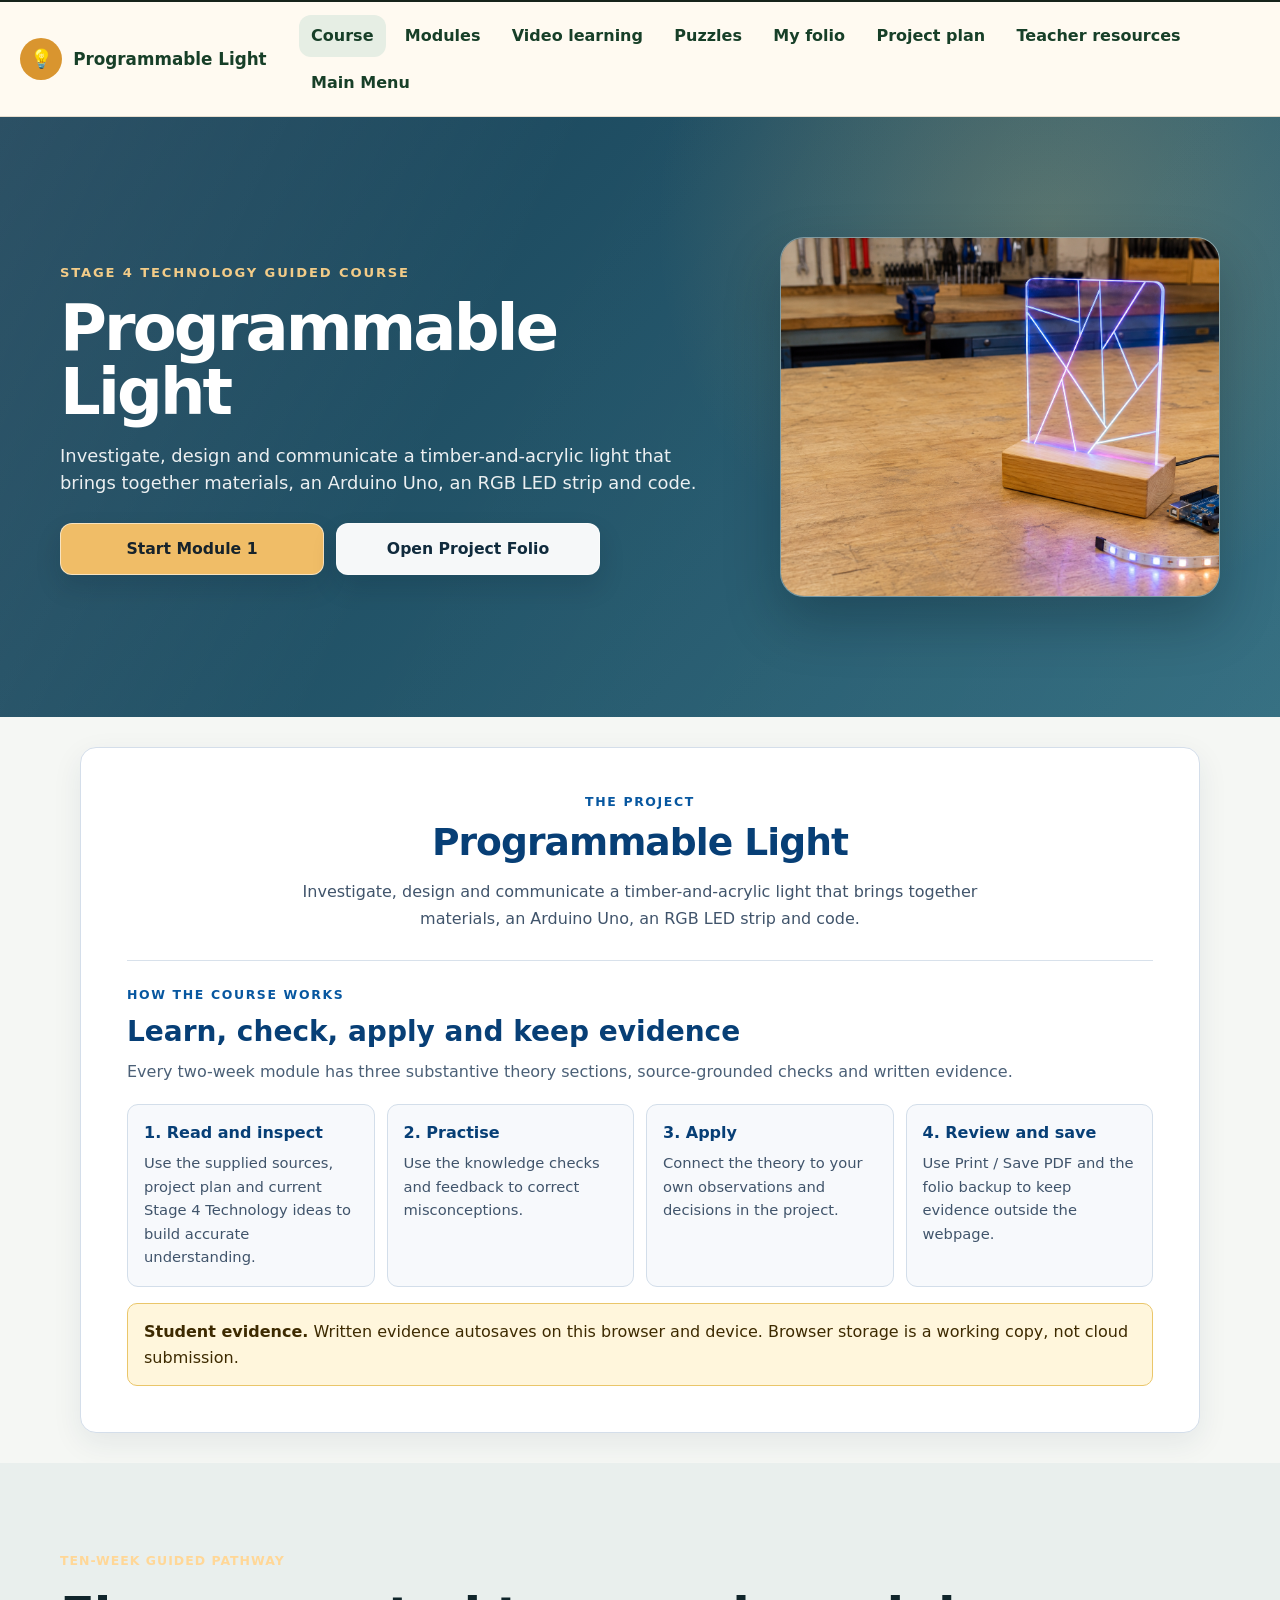
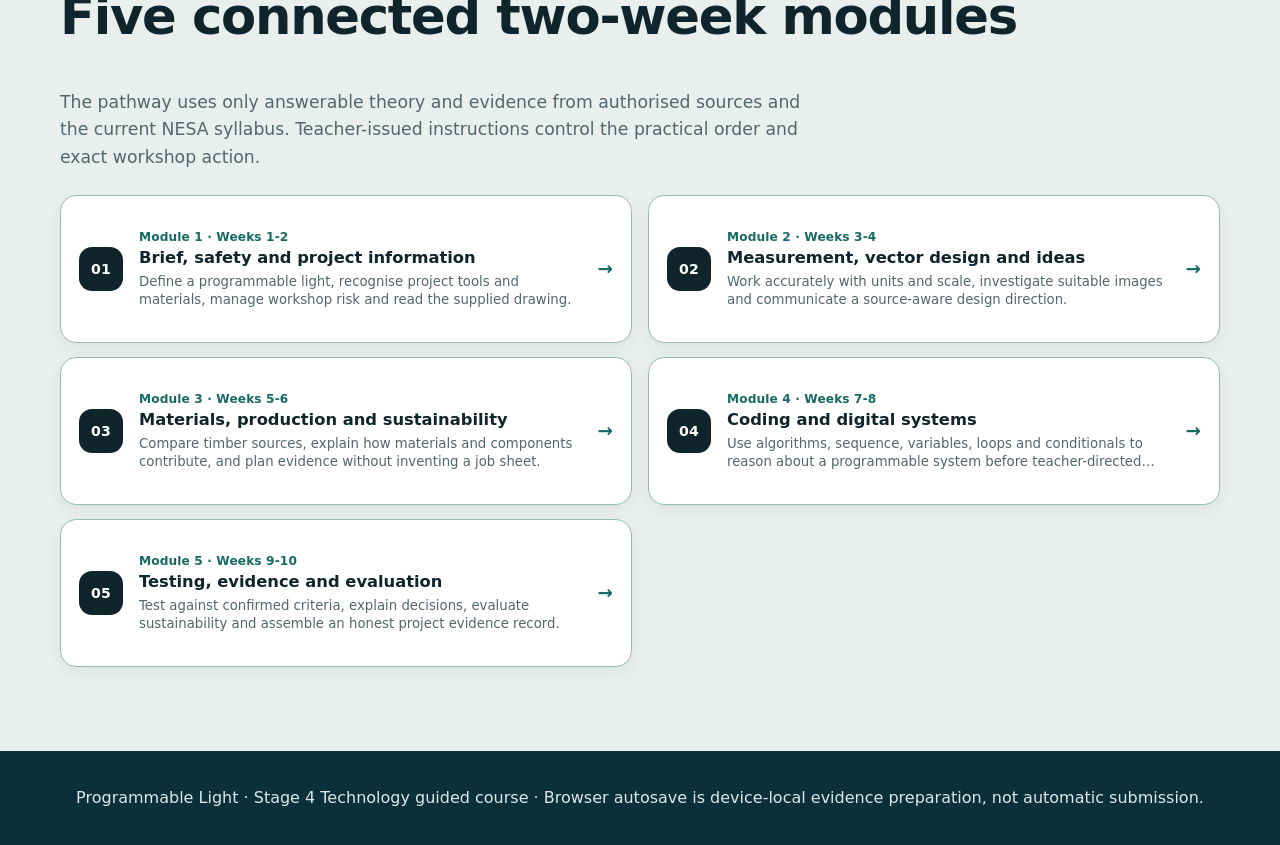
<file: index.html>
<!doctype html>
<html lang="en-AU">
<head>
  <meta charset="utf-8">
  <meta name="viewport" content="width=device-width, initial-scale=1">
  <meta name="description" content="Stage 4 Technology guided learning for the Programmable Light project, with source-grounded theory, evidence and project-plan reading.">
  <title>Programmable Light | Stage 4 Technology</title>
  <link rel="stylesheet" href="guided/course.css?v=20260805d">
  <link rel="stylesheet" href="shared/sister-site.css?v=20260814" data-sister-site-styles>
  <link rel="stylesheet" href="course-family-hero.css">
  <script src="shared/hub-navigation.js?v=20260814" defer></script>
  <link rel="stylesheet" href="course-family-intro.css">
<link rel="stylesheet" href="module-pathway.css?v=20260814"></head>
<body>
  <a class="skip-link" href="#main-content">Skip to course content</a>

  <section class="hero sister-hero course-family-hero"><div class="hero-inner course-family-hero-inner"><div class="hero-copy"><p class="eyebrow">Stage 4 Technology guided course</p><h1>Programmable Light</h1><p>Investigate, design and communicate a timber-and-acrylic light that brings together materials, an Arduino Uno, an RGB LED strip and code.</p><div class="hero-actions"><a class="btn" href="module.html?module=1">Start Module 1</a><a class="btn secondary" href="folio.html">Open Project Folio</a></div></div><figure class="hero-showcase"><img src="assets/programmable-light-hero.png" alt="Illustration of a timber and clear-acrylic programmable light with colour illumination, an Arduino Uno and design evidence"></figure></div></section>

  <main id="main-content">
    <section class="course-family-intro" aria-labelledby="course-family-intro-title">
  <div class="course-family-intro__inner">
    <header class="course-family-intro__heading">
      <p class="course-family-intro__eyebrow">The project</p>
      <h2 id="course-family-intro-title">Programmable Light</h2>
      <p class="course-family-intro__lede">Investigate, design and communicate a timber-and-acrylic light that brings together materials, an Arduino Uno, an RGB LED strip and code.</p>
    </header>
    <div class="course-family-intro__routine">
      <div class="course-family-intro__routine-heading">
        <p class="course-family-intro__eyebrow">How the course works</p>
        <h3>Learn, check, apply and keep evidence</h3>
        <p>Every two-week module has three substantive theory sections, source-grounded checks and written evidence.</p>
      </div>
      <div class="course-family-intro__cards">
      <article class="course-family-intro__card"><h4>1. Read and inspect</h4><p>Use the supplied sources, project plan and current Stage 4 Technology ideas to build accurate understanding.</p></article>
      <article class="course-family-intro__card"><h4>2. Practise</h4><p>Use the knowledge checks and feedback to correct misconceptions.</p></article>
      <article class="course-family-intro__card"><h4>3. Apply</h4><p>Connect the theory to your own observations and decisions in the project.</p></article>
      <article class="course-family-intro__card"><h4>4. Review and save</h4><p>Use Print / Save PDF and the folio backup to keep evidence outside the webpage.</p></article>
      </div>
    </div>
    <p class="course-family-intro__evidence"><strong>Student evidence.</strong> Written evidence autosaves on this browser and device. Browser storage is a working copy, not cloud submission.</p>
  </div>
</section>

    <section class="section tint" id="pathway"><div class="section-inner"><p class="eyebrow">Ten-week guided pathway</p><h2>Five connected two-week modules</h2><p class="section-intro">The pathway uses only answerable theory and evidence from authorised sources and the current NESA syllabus. Teacher-issued instructions control the practical order and exact workshop action.</p><div class="grid three module-map">
      <article class="card module-card"><span class="stage">Module 1 · Weeks 1-2</span><h3>Brief, safety and project information</h3><p>Define a programmable light, recognise project tools and materials, manage workshop risk and read the supplied drawing.</p><a class="module-link" href="module.html?module=1">Open module</a></article>
      <article class="card module-card"><span class="stage">Module 2 · Weeks 3-4</span><h3>Measurement, vector design and ideas</h3><p>Work accurately with units and scale, investigate suitable images and communicate a source-aware design direction.</p><a class="module-link" href="module.html?module=2">Open module</a></article>
      <article class="card module-card"><span class="stage">Module 3 · Weeks 5-6</span><h3>Materials, production and sustainability</h3><p>Compare timber sources, explain how materials and components contribute, and plan evidence without inventing a job sheet.</p><a class="module-link" href="module.html?module=3">Open module</a></article>
      <article class="card module-card"><span class="stage">Module 4 · Weeks 7-8</span><h3>Coding and digital systems</h3><p>Use algorithms, sequence, variables, loops and conditionals to reason about a programmable system before teacher-directed implementation.</p><a class="module-link" href="module.html?module=4">Open module</a></article>
      <article class="card module-card"><span class="stage">Module 5 · Weeks 9-10</span><h3>Testing, evidence and evaluation</h3><p>Test against confirmed criteria, explain decisions, evaluate sustainability and assemble an honest project evidence record.</p><a class="module-link" href="module.html?module=5">Open module</a></article>
    </div></div></section>
  </main>

  <footer>Programmable Light · Stage 4 Technology guided course · Browser autosave is device-local evidence preparation, not automatic submission.</footer>
</body>
</html>
</file>
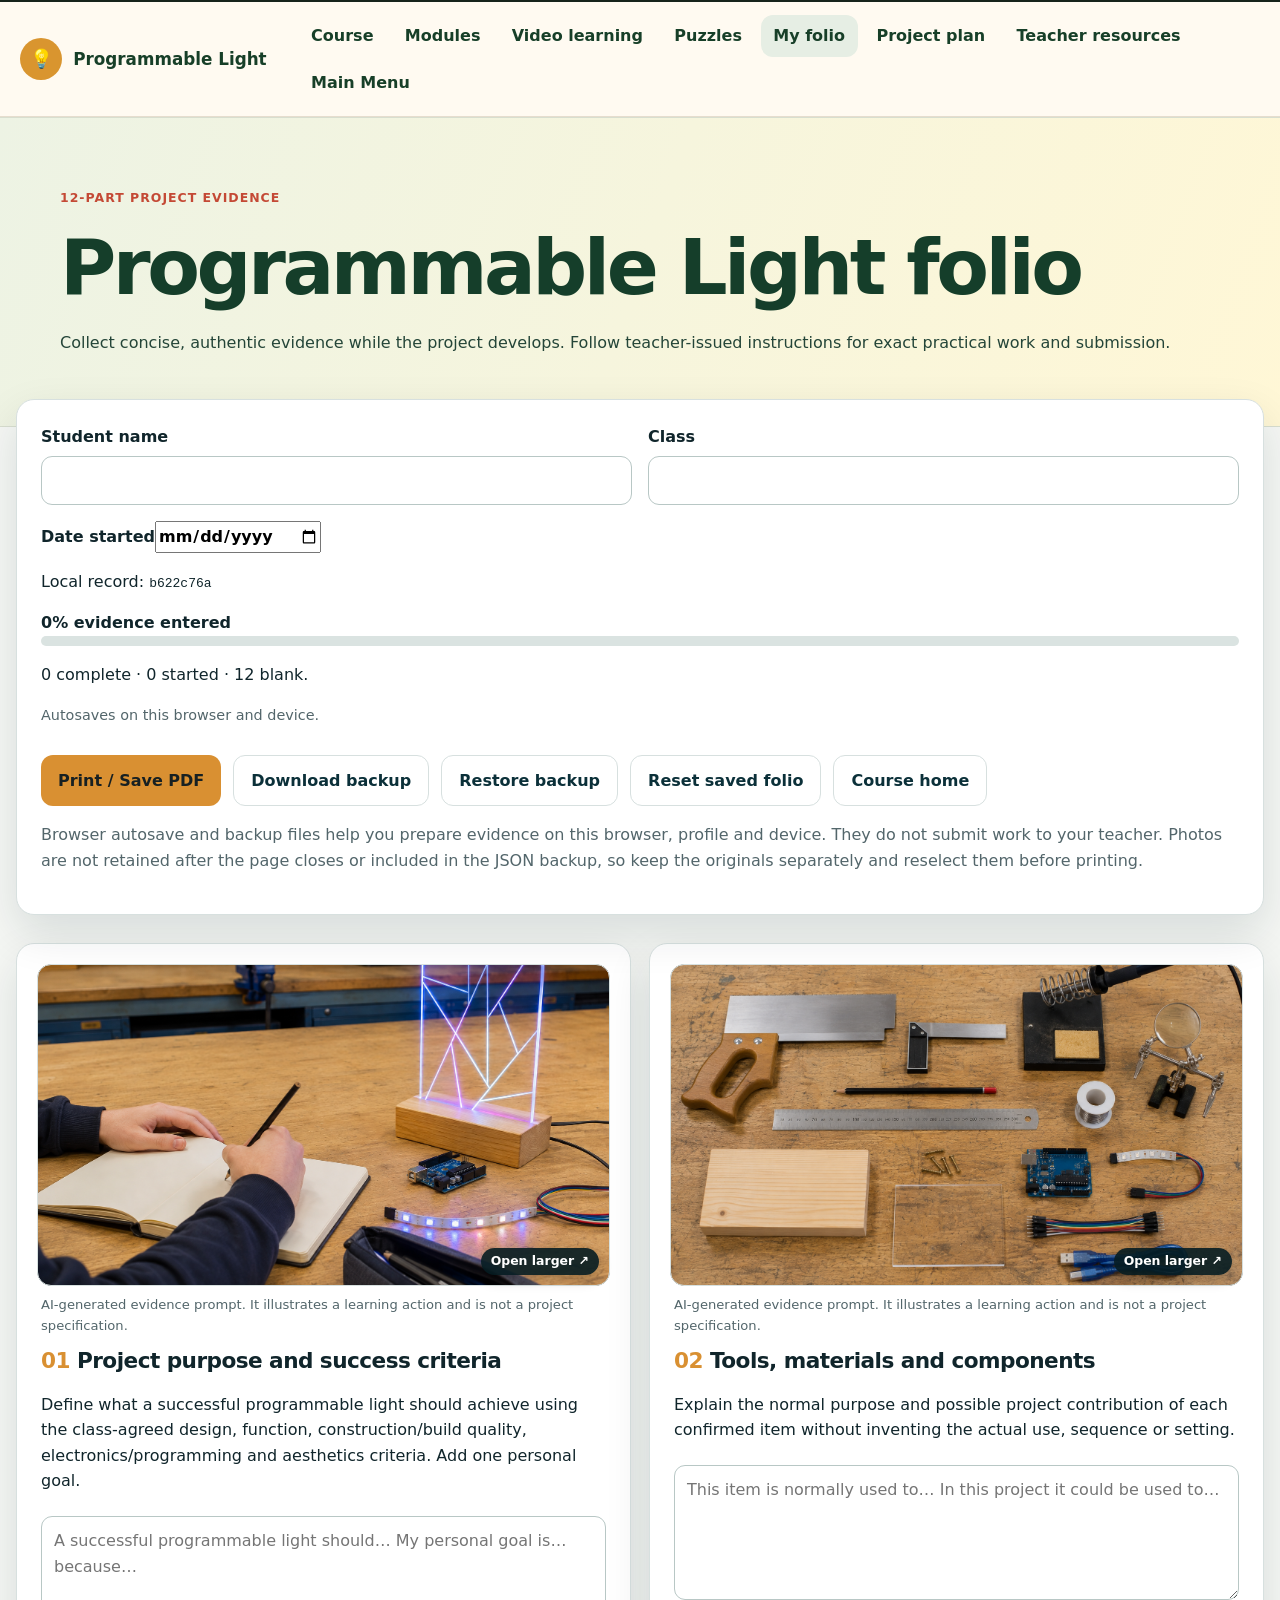
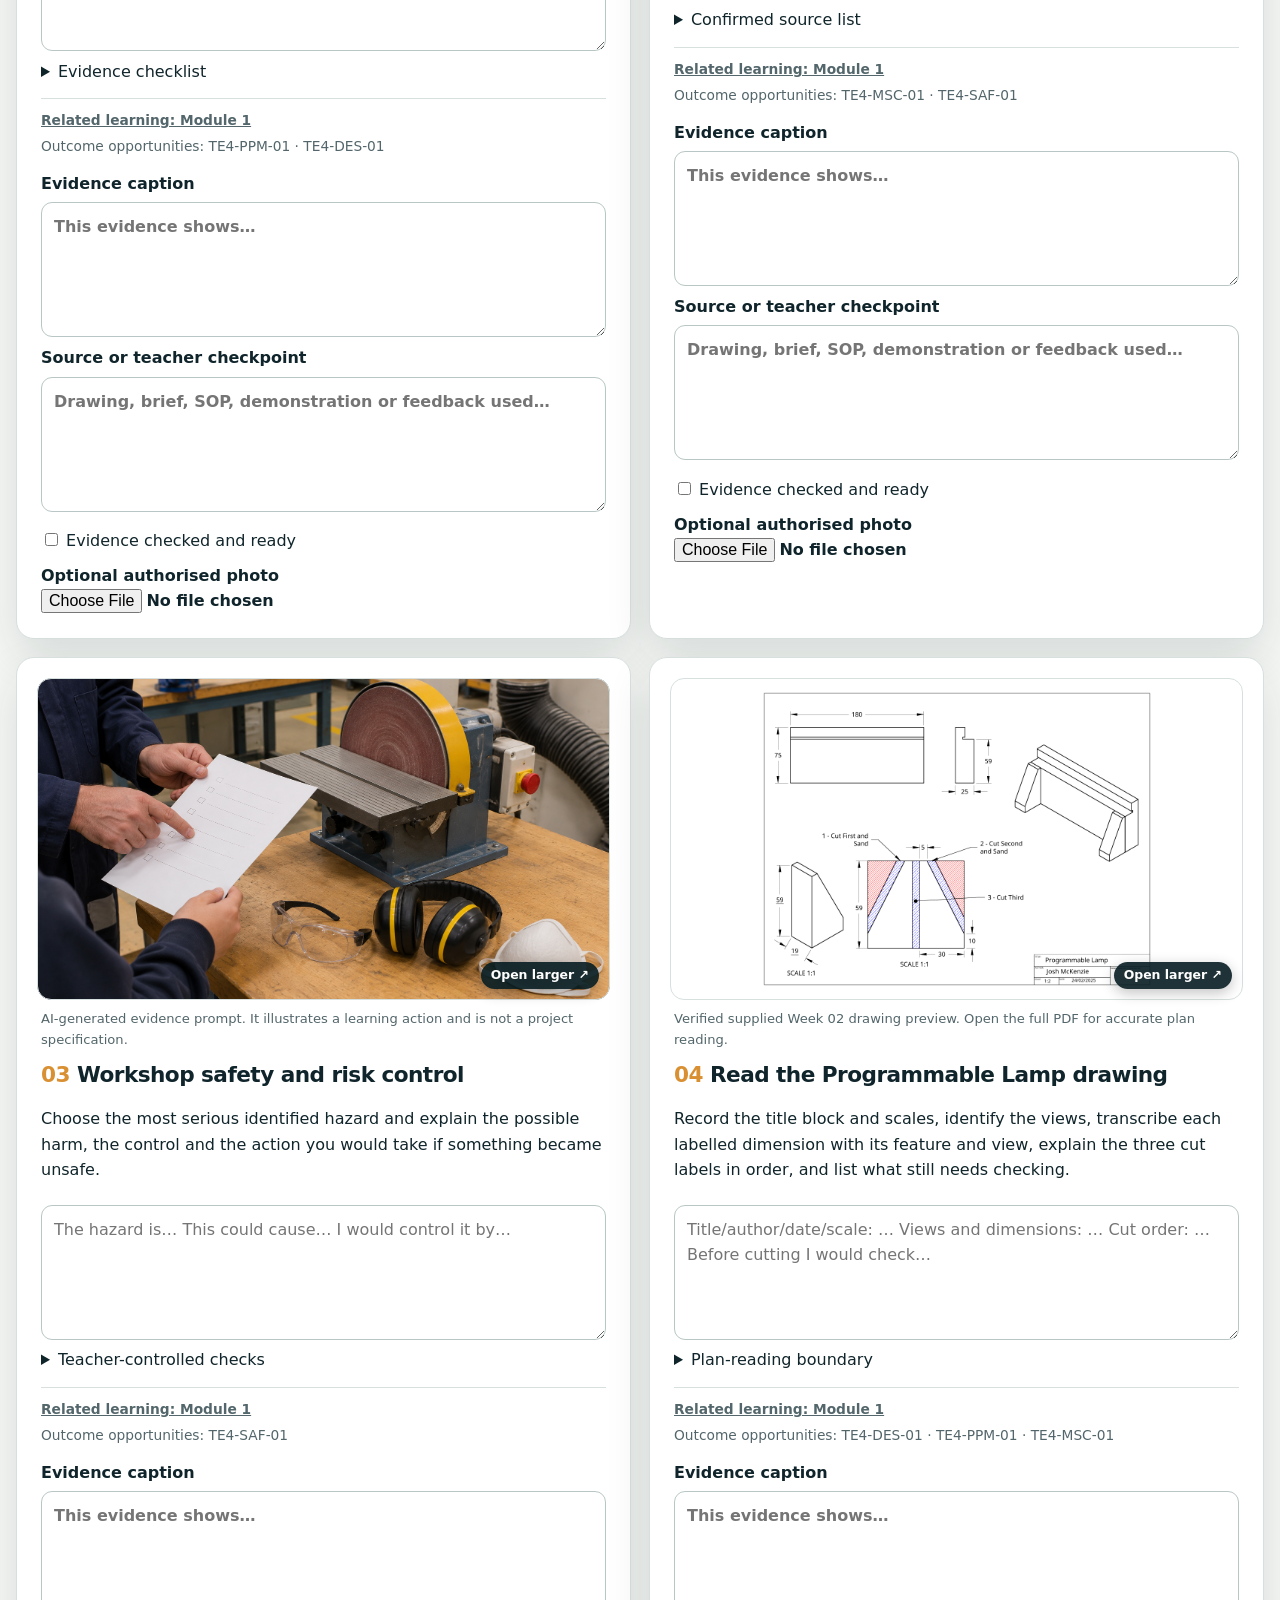
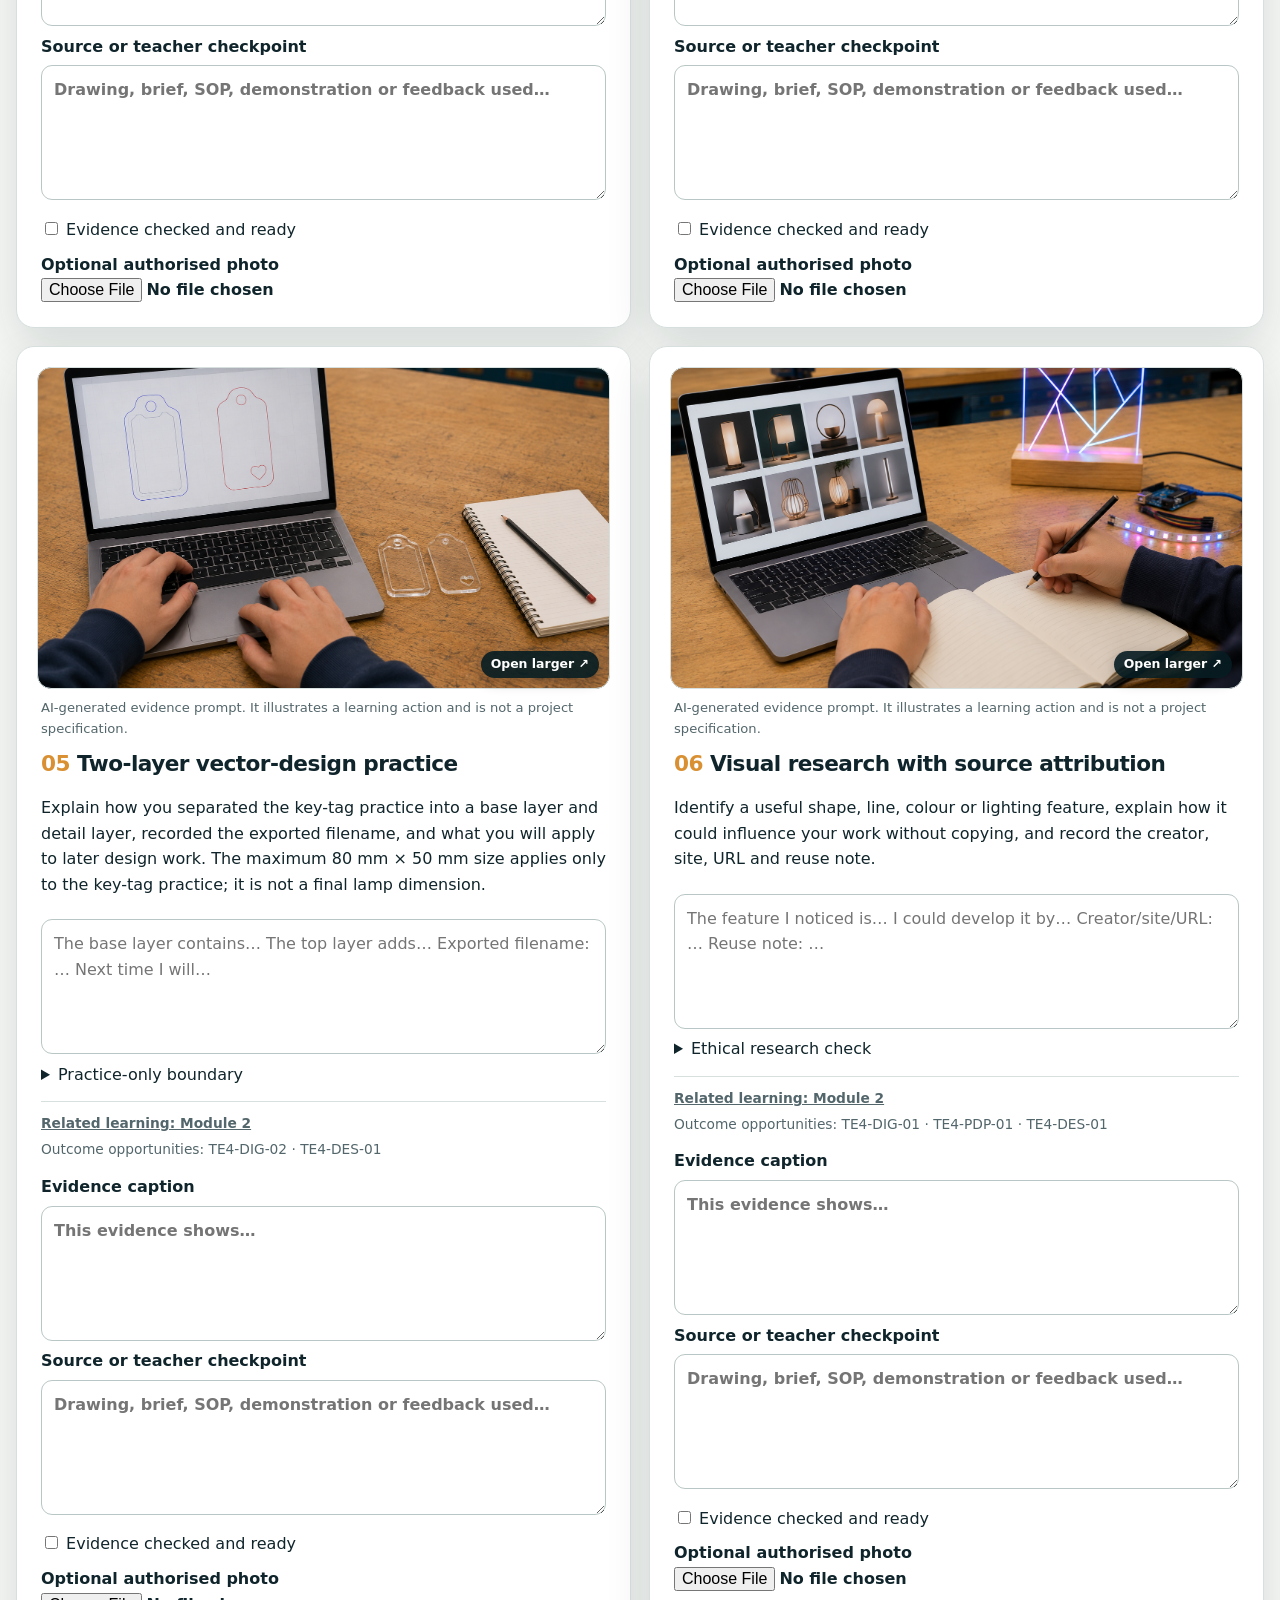
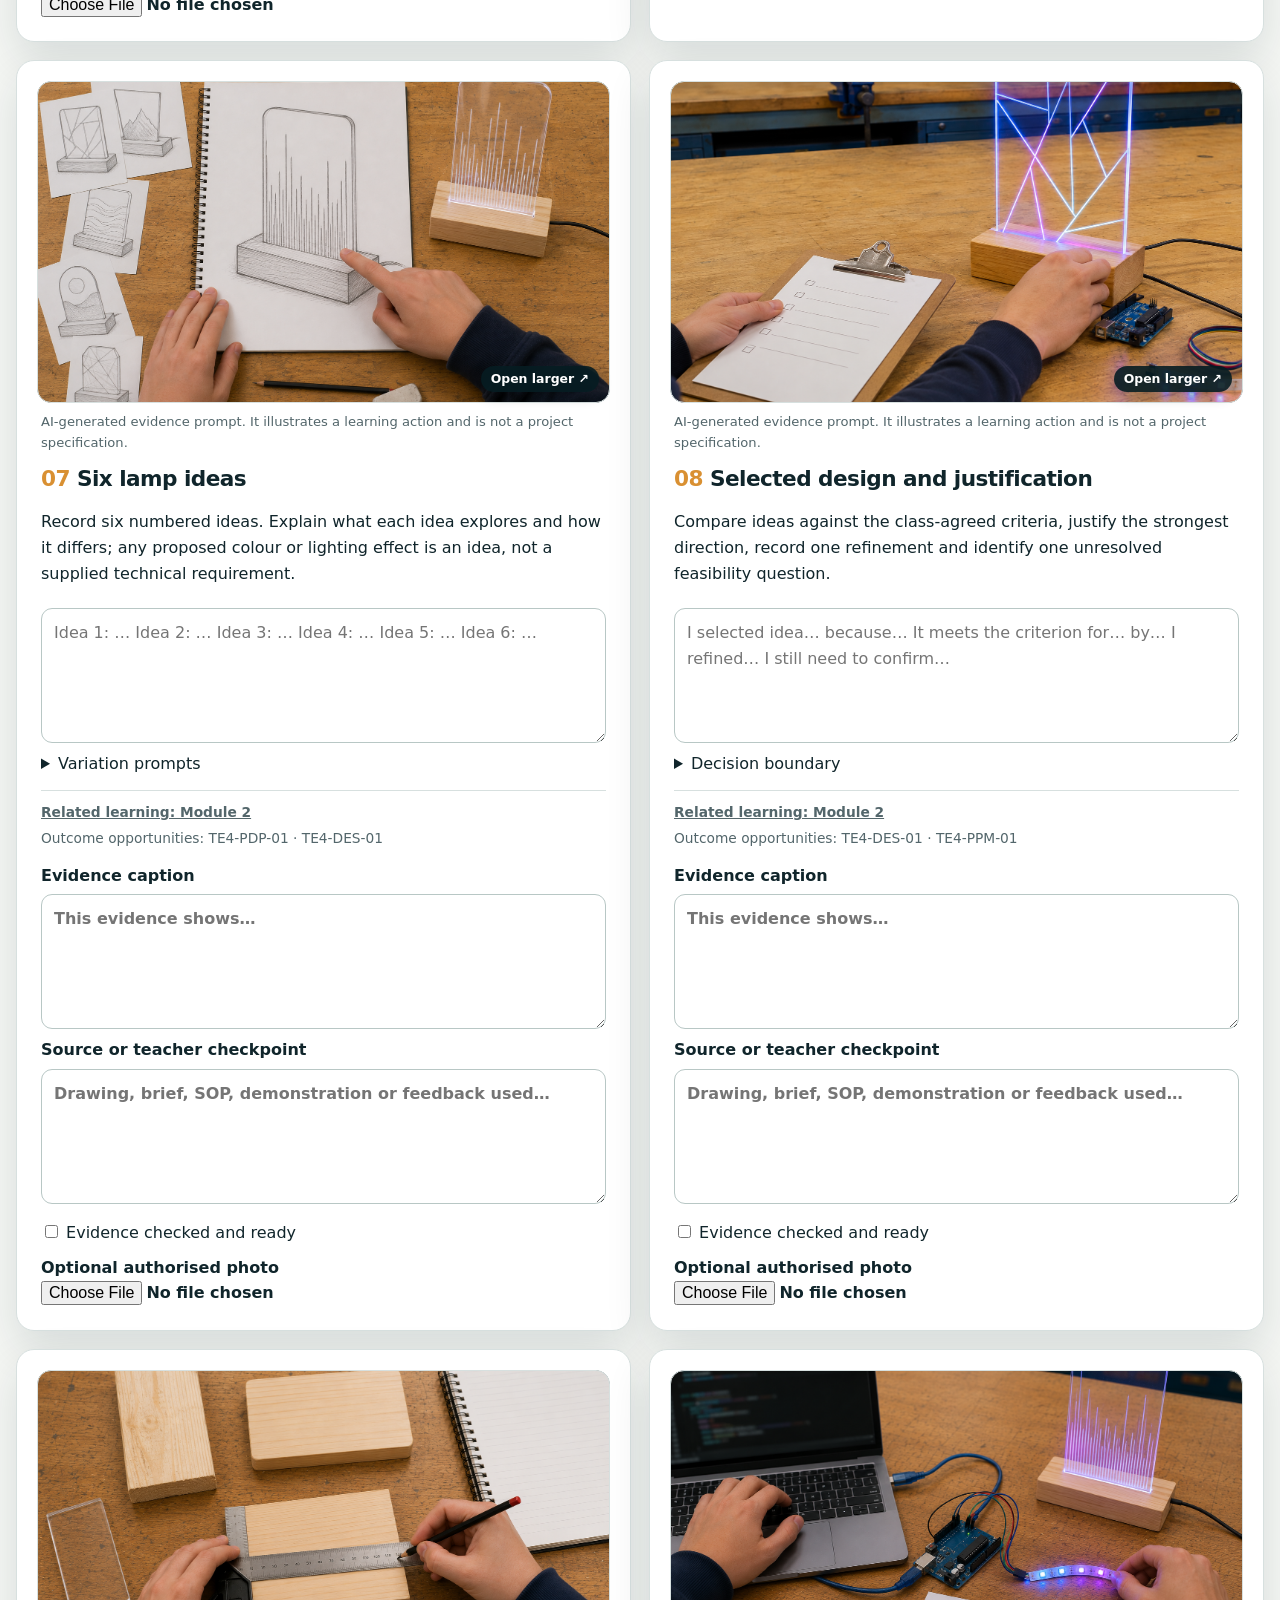
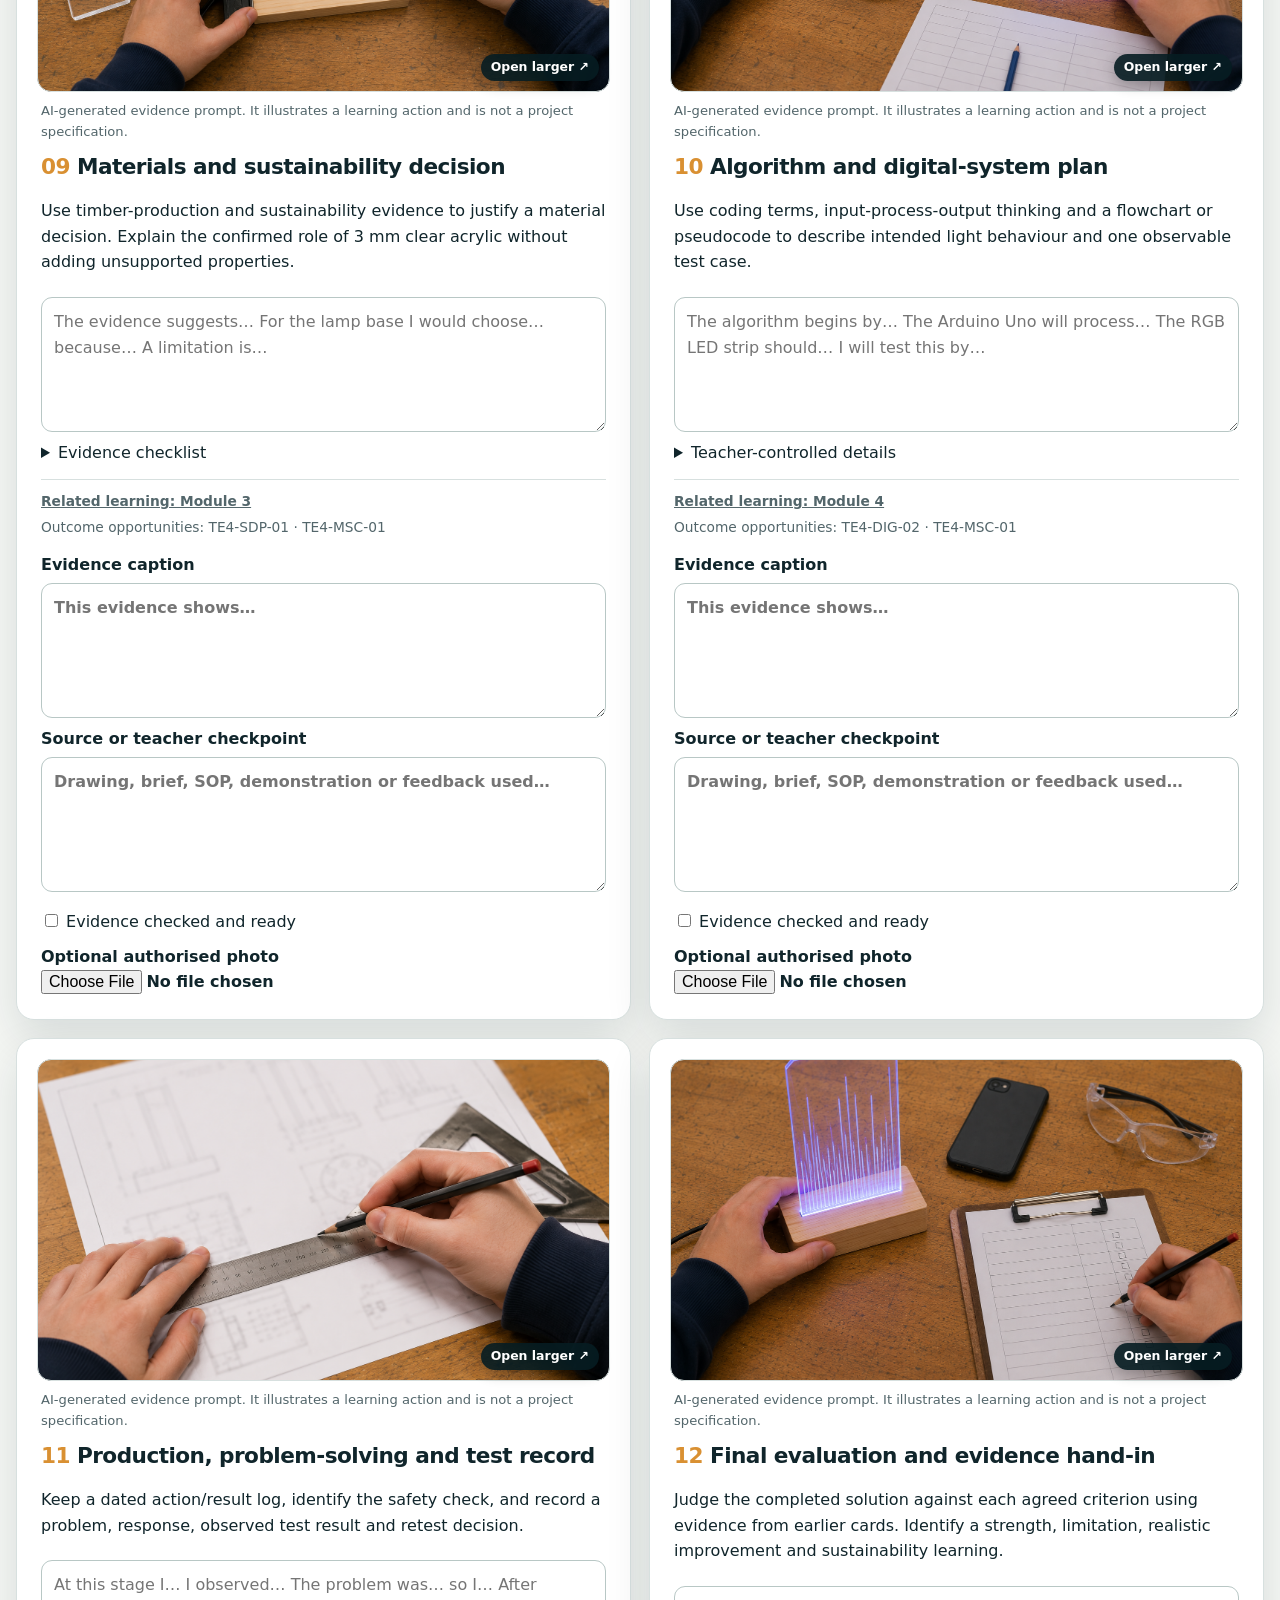
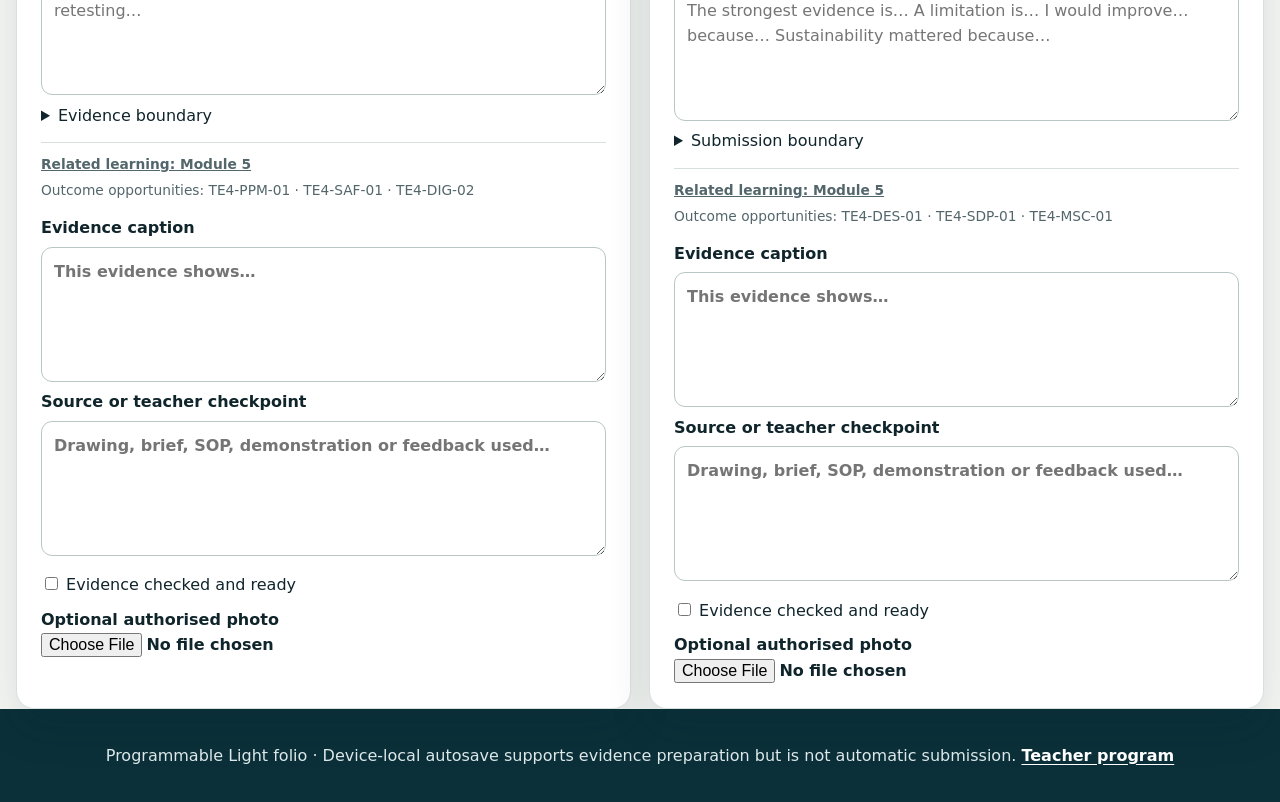
<file: folio.html>
<!doctype html>
<html lang="en-AU">
<head>
  <meta charset="utf-8">
  <meta name="viewport" content="width=device-width, initial-scale=1">
  <meta name="description" content="Twelve-card evidence folio for the Stage 4 Programmable Light project.">
  <title>Project folio | Programmable Light</title>
  <link rel="stylesheet" href="guided/course.css?v=20260805d">
  <link rel="stylesheet" href="shared/sister-site.css" data-sister-site-styles>
</head>
<body class="folio-page">
  <a class="skip-link" href="#folio-content">Skip to folio</a>
  <header class="site-header"><div class="nav-wrap"><a class="brand" href="index.html">Programmable Light</a><nav class="nav-links" aria-label="Course navigation"><a href="index.html#pathway">Modules</a><a href="index.html#project-plan">Project plan</a><a href="folio.html" aria-current="page">Folio</a><a href="index.html#outcomes">Outcomes</a></nav></div></header>
  <section class="module-hero"><div class="module-hero-inner"><p class="eyebrow">12-part project evidence</p><h1>Programmable Light folio</h1><p>Collect concise, authentic evidence while the project develops. Follow teacher-issued instructions for exact practical work and submission.</p></div></section>

  <main id="folio-content" class="folio-main" data-folio>
    <section class="card progress-panel"><div class="student-grid"><label>Student name<input data-save data-required name="student-name" type="text" autocomplete="name"></label><label>Class<input data-save data-required name="student-class" type="text"></label><label>Date started<input data-save name="date-started" type="date"></label></div><p>Local record: <code data-record-id></code></p><strong data-progress-text>0% evidence entered</strong><div class="progress-track"><div class="progress-fill" data-progress-fill></div></div><p data-folio-summary>12 blank cards.</p><p class="save-state" data-save-state>Autosaves on this browser and device.</p><div class="button-row"><button class="btn" type="button" onclick="window.print()">Print / Save PDF</button><button class="btn ghost" type="button" data-export>Download backup</button><label class="btn ghost import-label">Restore backup<input type="file" accept="application/json" data-import></label><button class="btn ghost" type="button" data-reset>Reset saved folio</button><a class="btn ghost" href="index.html">Course home</a></div><p class="evidence-note">Browser autosave and backup files help you prepare evidence on this browser, profile and device. They do not submit work to your teacher. Photos are not retained after the page closes or included in the JSON backup, so keep the originals separately and reselect them before printing.</p></section>

    <div class="folio-grid">
      <article class="card folio-card" id="folio-card-01"><div class="folio-visual" role="img" aria-label="Project purpose, success criteria and a personal goal"></div><h2>Project purpose and success criteria</h2><p>Define what a successful programmable light should achieve using the class-agreed design, function, construction/build quality, electronics/programming and aesthetics criteria. Add one personal goal.</p><textarea data-save data-required name="folio-01" placeholder="A successful programmable light should… My personal goal is… because…"></textarea><details class="sentence-starters"><summary>Evidence checklist</summary><ul><li>Short project explanation</li><li>All five class-agreed criteria categories</li><li>One personal goal</li></ul></details></article>

      <article class="card folio-card" id="folio-card-02"><div class="folio-visual" role="img" aria-label="Confirmed tools, materials and programmable-light components"></div><h2>Tools, materials and components</h2><p>Explain the normal purpose and possible project contribution of each confirmed item without inventing the actual use, sequence or setting.</p><textarea data-save data-required name="folio-02" placeholder="This item is normally used to… In this project it could be used to…"></textarea><details class="sentence-starters"><summary>Confirmed source list</summary><ul><li>Tenon saw, tri-square, pencil, steel rule, soldering iron, helping hands and solder</li><li>Radiata pine, wood screws and 3 mm clear acrylic</li><li>Arduino Uno, RGB LED strip, jumper wires, USB cable and ULS 4.0/4.6 laser cutter</li></ul></details></article>

      <article class="card folio-card" id="folio-card-03"><div class="folio-visual" role="img" aria-label="Workshop hazard, risk controls and teacher permission"></div><h2>Workshop safety and risk control</h2><p>Choose the most serious identified hazard and explain the possible harm, the control and the action you would take if something became unsafe.</p><textarea data-save data-required name="folio-03" placeholder="The hazard is… This could cause… I would control it by…"></textarea><details class="sentence-starters"><summary>Teacher-controlled checks</summary><ul><li>Demonstration, safety-test and machine-permission status</li><li>Current local procedure and required PPE</li><li>First-aid and emergency-stop locations are Teacher to confirm</li></ul></details></article>

      <article class="card folio-card" id="folio-card-04"><div class="folio-visual" role="img" aria-label="Reading the supplied Programmable Lamp technical drawing"></div><h2>Read the Programmable Lamp drawing</h2><p>Record the title block and scales, identify the views, transcribe each labelled dimension with its feature and view, explain the three cut labels in order, and list what still needs checking.</p><textarea data-save data-required name="folio-04" placeholder="Title/author/date/scale: … Views and dimensions: … Cut order: … Before cutting I would check…"></textarea><details class="sentence-starters"><summary>Plan-reading boundary</summary><ul><li>Use the full PDF, not a measured screen preview.</li><li>Keep the unit blank if the drawing does not state it.</li><li>Materials, tolerances and assembly details remain Teacher to confirm.</li></ul></details></article>

      <article class="card folio-card" id="folio-card-05"><div class="folio-visual" role="img" aria-label="Two-layer key-tag vector-design practice"></div><h2>Two-layer vector-design practice</h2><p>Explain how you separated the key-tag practice into a base layer and detail layer, recorded the exported filename, and what you will apply to later design work. The maximum 80 mm × 50 mm size applies only to the key-tag practice; it is not a final lamp dimension.</p><textarea data-save data-required name="folio-05" placeholder="The base layer contains… The top layer adds… Exported filename: … Next time I will…"></textarea><details class="sentence-starters"><summary>Practice-only boundary</summary><ul><li>The maximum 80 mm × 50 mm size applies only to the key-tag practice.</li><li>It is not a final lamp dimension.</li><li>Export, Classroom and laser requirements are Teacher to confirm.</li></ul></details></article>

      <article class="card folio-card" id="folio-card-06"><div class="folio-visual" role="img" aria-label="Visual research with image resolution and source attribution"></div><h2>Visual research with source attribution</h2><p>Identify a useful shape, line, colour or lighting feature, explain how it could influence your work without copying, and record the creator, site, URL and reuse note.</p><textarea data-save data-required name="folio-06" placeholder="The feature I noticed is… I could develop it by… Creator/site/URL: … Reuse note: …"></textarea><details class="sentence-starters"><summary>Ethical research check</summary><ul><li>Record the image resolution.</li><li>Distinguish research inspiration from permission to publish.</li><li>Approved imagery remains Teacher to confirm.</li></ul></details></article>

      <article class="card folio-card" id="folio-card-07"><div class="folio-visual" role="img" aria-label="Six distinct programmable-light design ideas"></div><h2>Six lamp ideas</h2><p>Record six numbered ideas. Explain what each idea explores and how it differs; any proposed colour or lighting effect is an idea, not a supplied technical requirement.</p><textarea data-save data-required name="folio-07" placeholder="Idea 1: … Idea 2: … Idea 3: … Idea 4: … Idea 5: … Idea 6: …"></textarea><details class="sentence-starters"><summary>Variation prompts</summary><ul><li>This idea explores…</li><li>It differs from the others because…</li><li>The light could…</li></ul></details></article>

      <article class="card folio-card" id="folio-card-08"><div class="folio-visual" role="img" aria-label="Selected design compared against confirmed criteria"></div><h2>Selected design and justification</h2><p>Compare ideas against the class-agreed criteria, justify the strongest direction, record one refinement and identify one unresolved feasibility question.</p><textarea data-save data-required name="folio-08" placeholder="I selected idea… because… It meets the criterion for… by… I refined… I still need to confirm…"></textarea><details class="sentence-starters"><summary>Decision boundary</summary><ul><li>Refer to evidence from research and the six ideas.</li><li>Separate a confirmed criterion from a preference.</li><li>Feasibility approval and production constraints are Teacher to confirm.</li></ul></details></article>

      <article class="card folio-card" id="folio-card-09"><div class="folio-visual" role="img" aria-label="Timber, acrylic and sustainability evidence"></div><h2>Materials and sustainability decision</h2><p>Use timber-production and sustainability evidence to justify a material decision. Explain the confirmed role of 3 mm clear acrylic without adding unsupported properties.</p><textarea data-save data-required name="folio-09" placeholder="The evidence suggests… For the lamp base I would choose… because… A limitation is…"></textarea><details class="sentence-starters"><summary>Evidence checklist</summary><ul><li>Hardwood/softwood and native-forest/plantation comparisons</li><li>Ordered timber-production sequence</li><li>Supplier, stock size, grade, finish and tolerance are Teacher to confirm.</li></ul></details></article>

      <article class="card folio-card" id="folio-card-10"><div class="folio-visual" role="img" aria-label="Algorithm, pseudocode and digital-system plan"></div><h2>Algorithm and digital-system plan</h2><p>Use coding terms, input-process-output thinking and a flowchart or pseudocode to describe intended light behaviour and one observable test case.</p><textarea data-save data-required name="folio-10" placeholder="The algorithm begins by… The Arduino Uno will process… The RGB LED strip should… I will test this by…"></textarea><details class="sentence-starters"><summary>Teacher-controlled details</summary><ul><li>Wiring, pins, LED-strip type, library and electrical requirements</li><li>Final code and upload procedure</li><li>Record only authorised connections and code.</li></ul></details></article>

      <article class="card folio-card" id="folio-card-11"><div class="folio-visual" role="img" aria-label="Production, problem-solving, testing and retesting record"></div><h2>Production, problem-solving and test record</h2><p>Keep a dated action/result log, identify the safety check, and record a problem, response, observed test result and retest decision.</p><textarea data-save data-required name="folio-11" placeholder="At this stage I… I observed… The problem was… so I… After retesting…"></textarea><details class="sentence-starters"><summary>Evidence boundary</summary><ul><li>Use the supplied plan, theory or a named teacher checkpoint.</li><li>Do not fabricate a source or unobserved result.</li><li>Practical order, test values and sign-off points are Teacher to confirm.</li></ul></details></article>

      <article class="card folio-card" id="folio-card-12"><div class="folio-visual" role="img" aria-label="Final evaluation against criteria and evidence"></div><h2>Final evaluation and evidence hand-in</h2><p>Judge the completed solution against each agreed criterion using evidence from earlier cards. Identify a strength, limitation, realistic improvement and sustainability learning.</p><textarea data-save data-required name="folio-12" placeholder="The strongest evidence is… A limitation is… I would improve… because… Sustainability mattered because…"></textarea><details class="sentence-starters"><summary>Submission boundary</summary><ul><li>Cite the evidence card that supports each judgement.</li><li>Final photo, code, filename and submission route are Teacher to confirm.</li><li>Browser autosave is preparation, not submission.</li></ul></details></article>
    </div>
  </main>

  <footer>Programmable Light folio · Device-local autosave supports evidence preparation but is not automatic submission. <a href="teacher-resources.html">Teacher program</a></footer>
  <script src="guided/data.js?v=20260805d"></script>
  <script src="guided/course.js?v=20260805d"></script>
  <script src="shared/hub-navigation.js" defer></script>
</body>
</html>
</file>
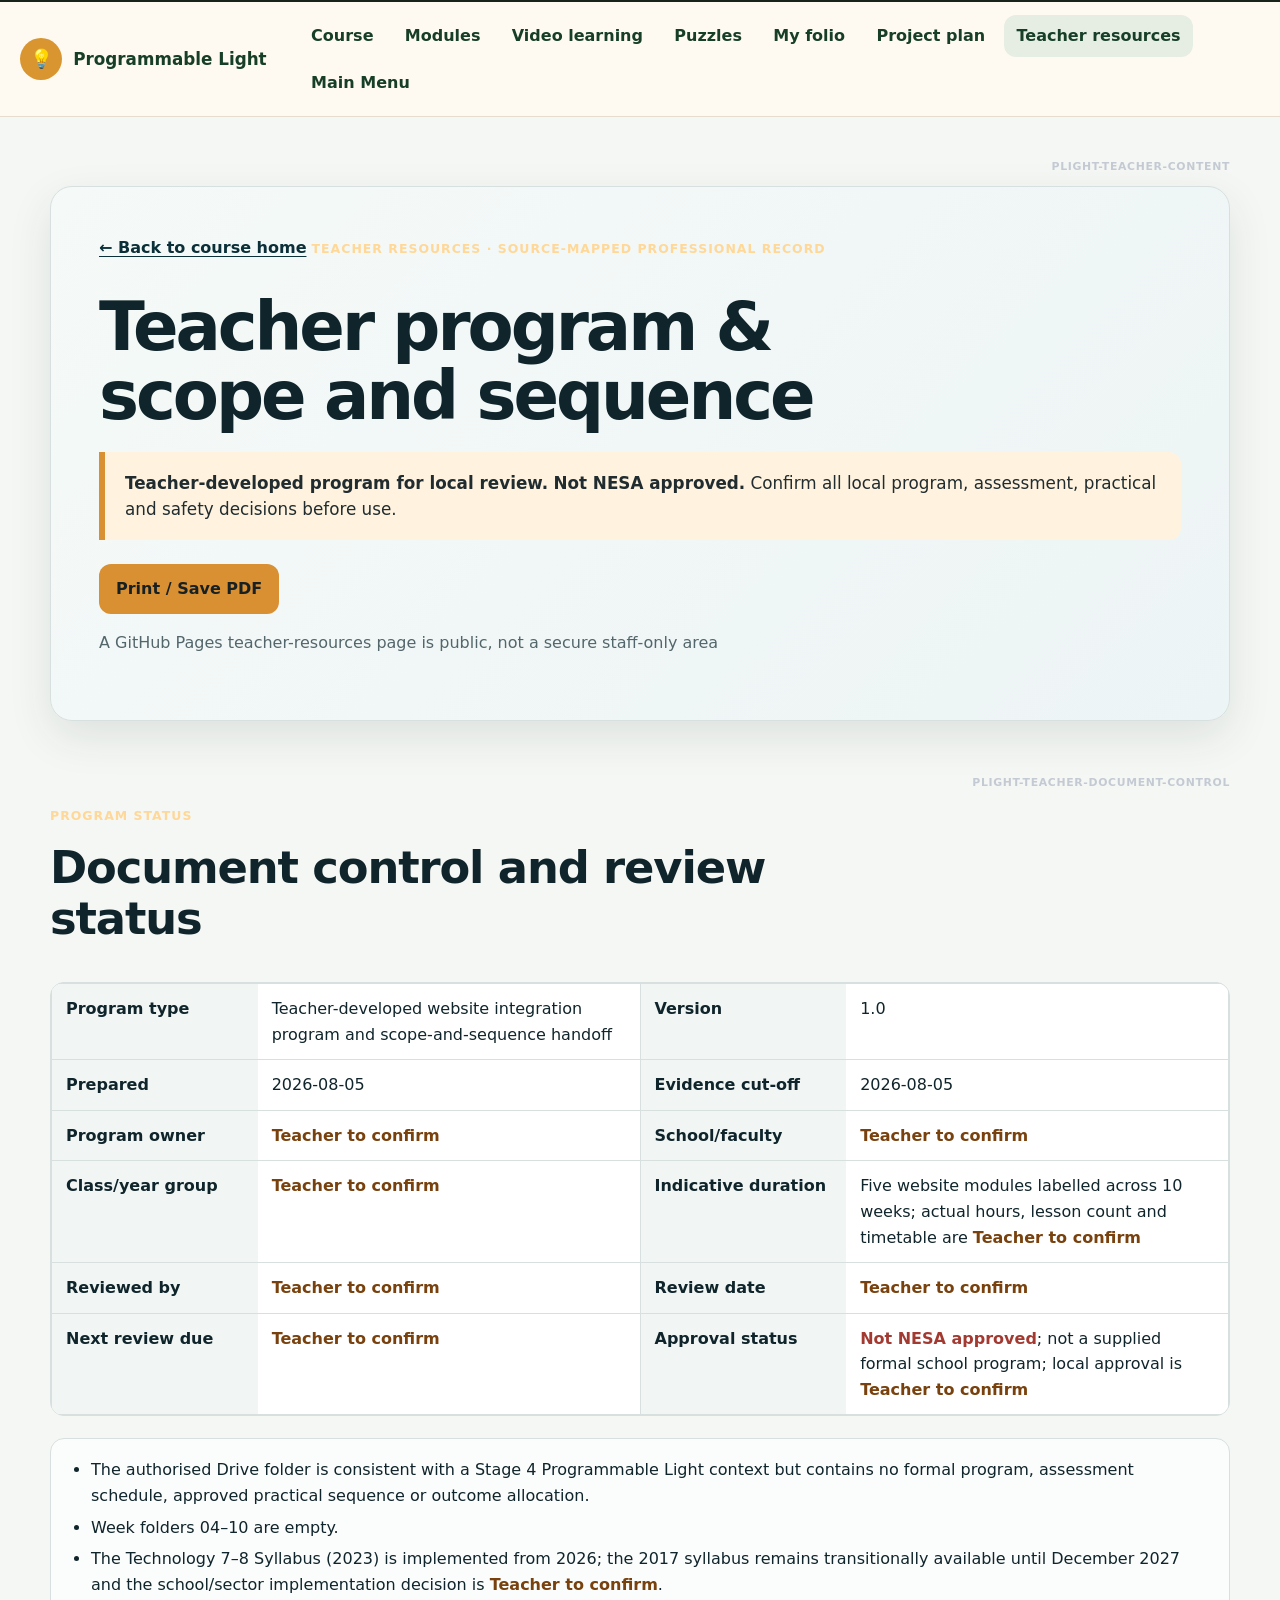
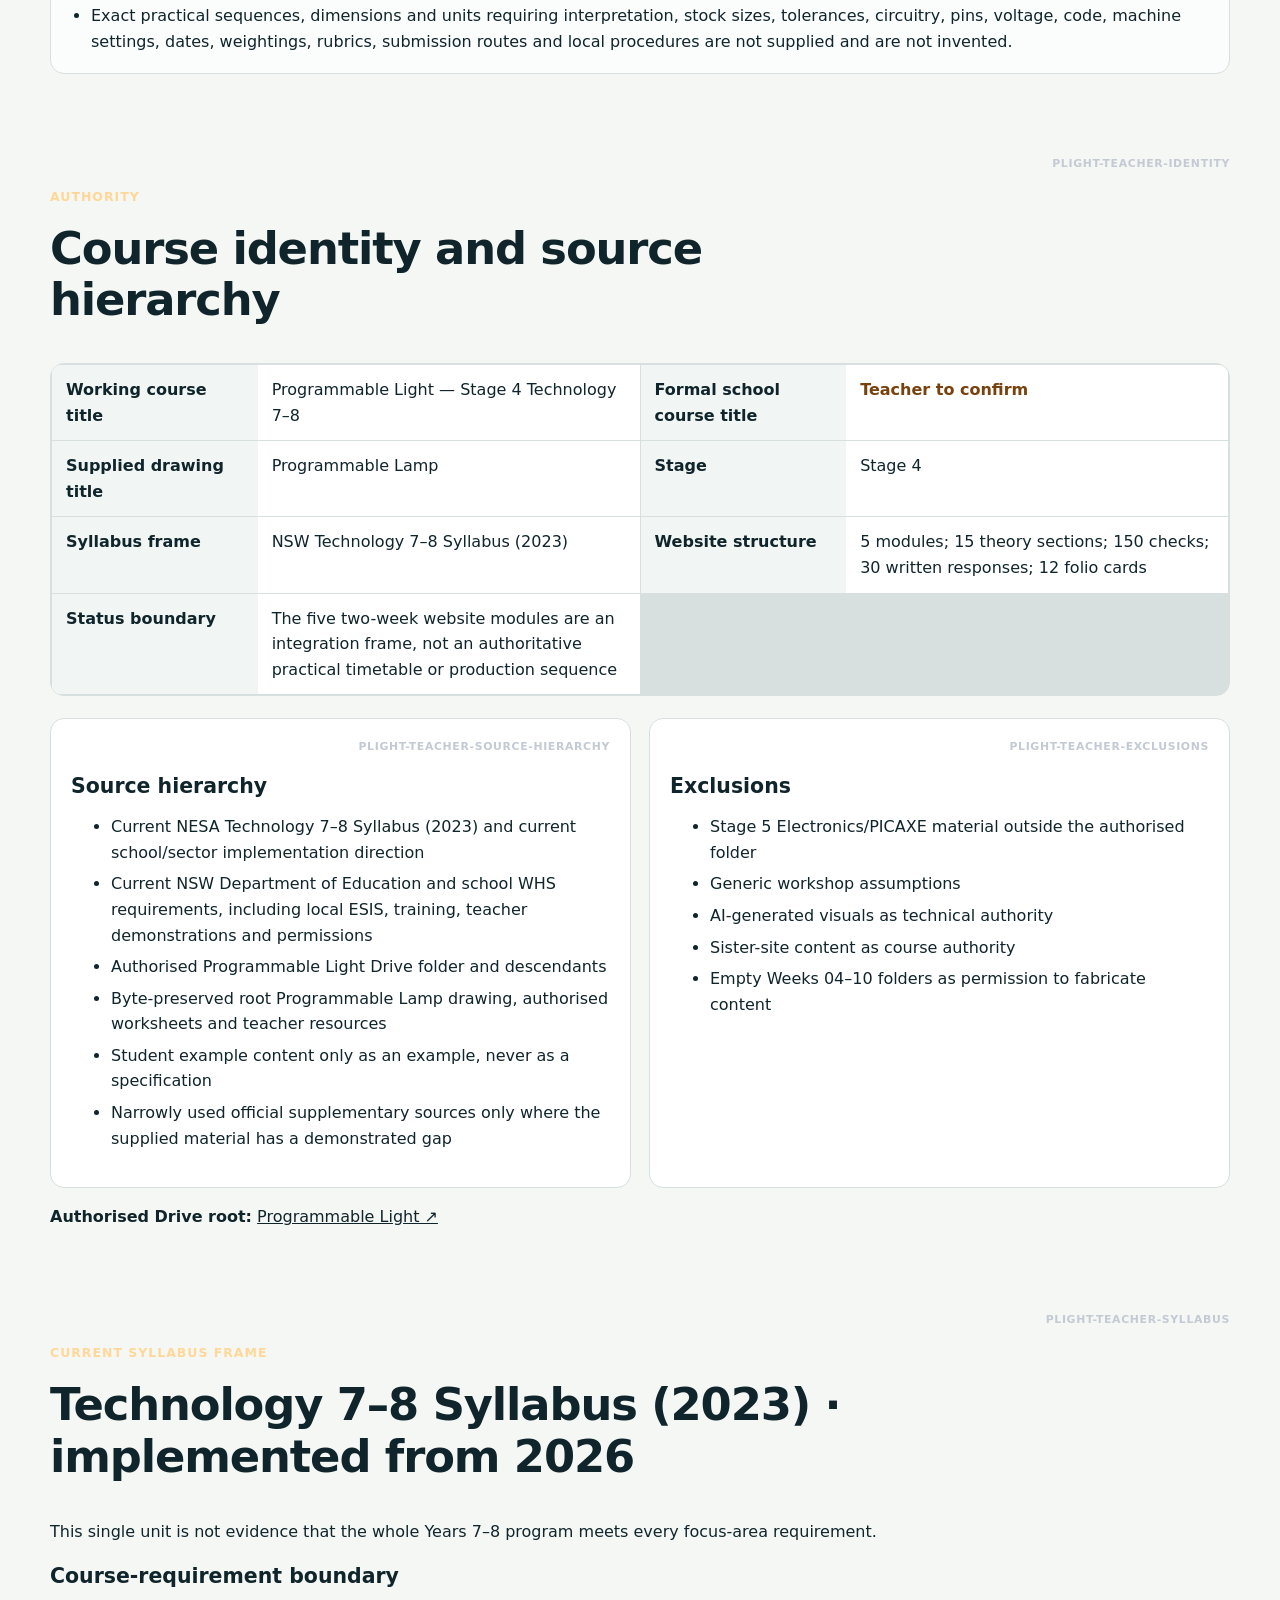
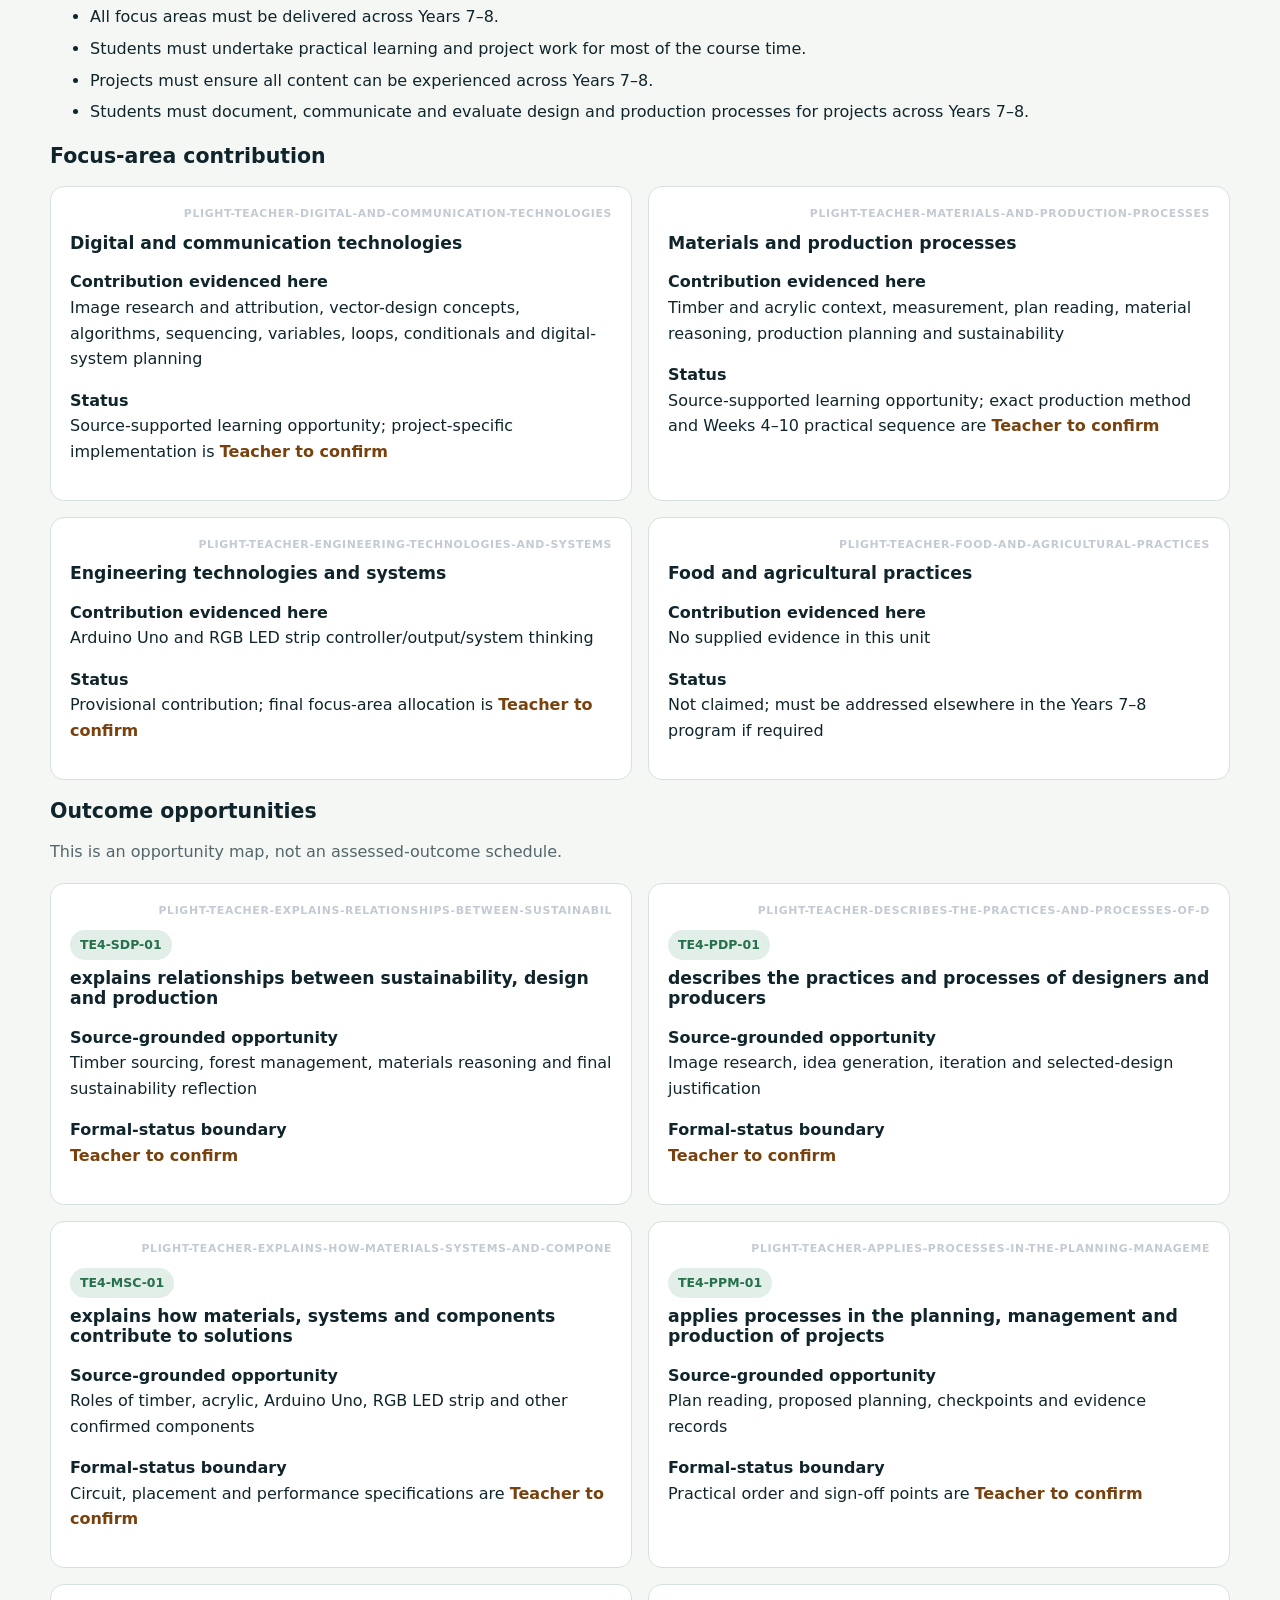
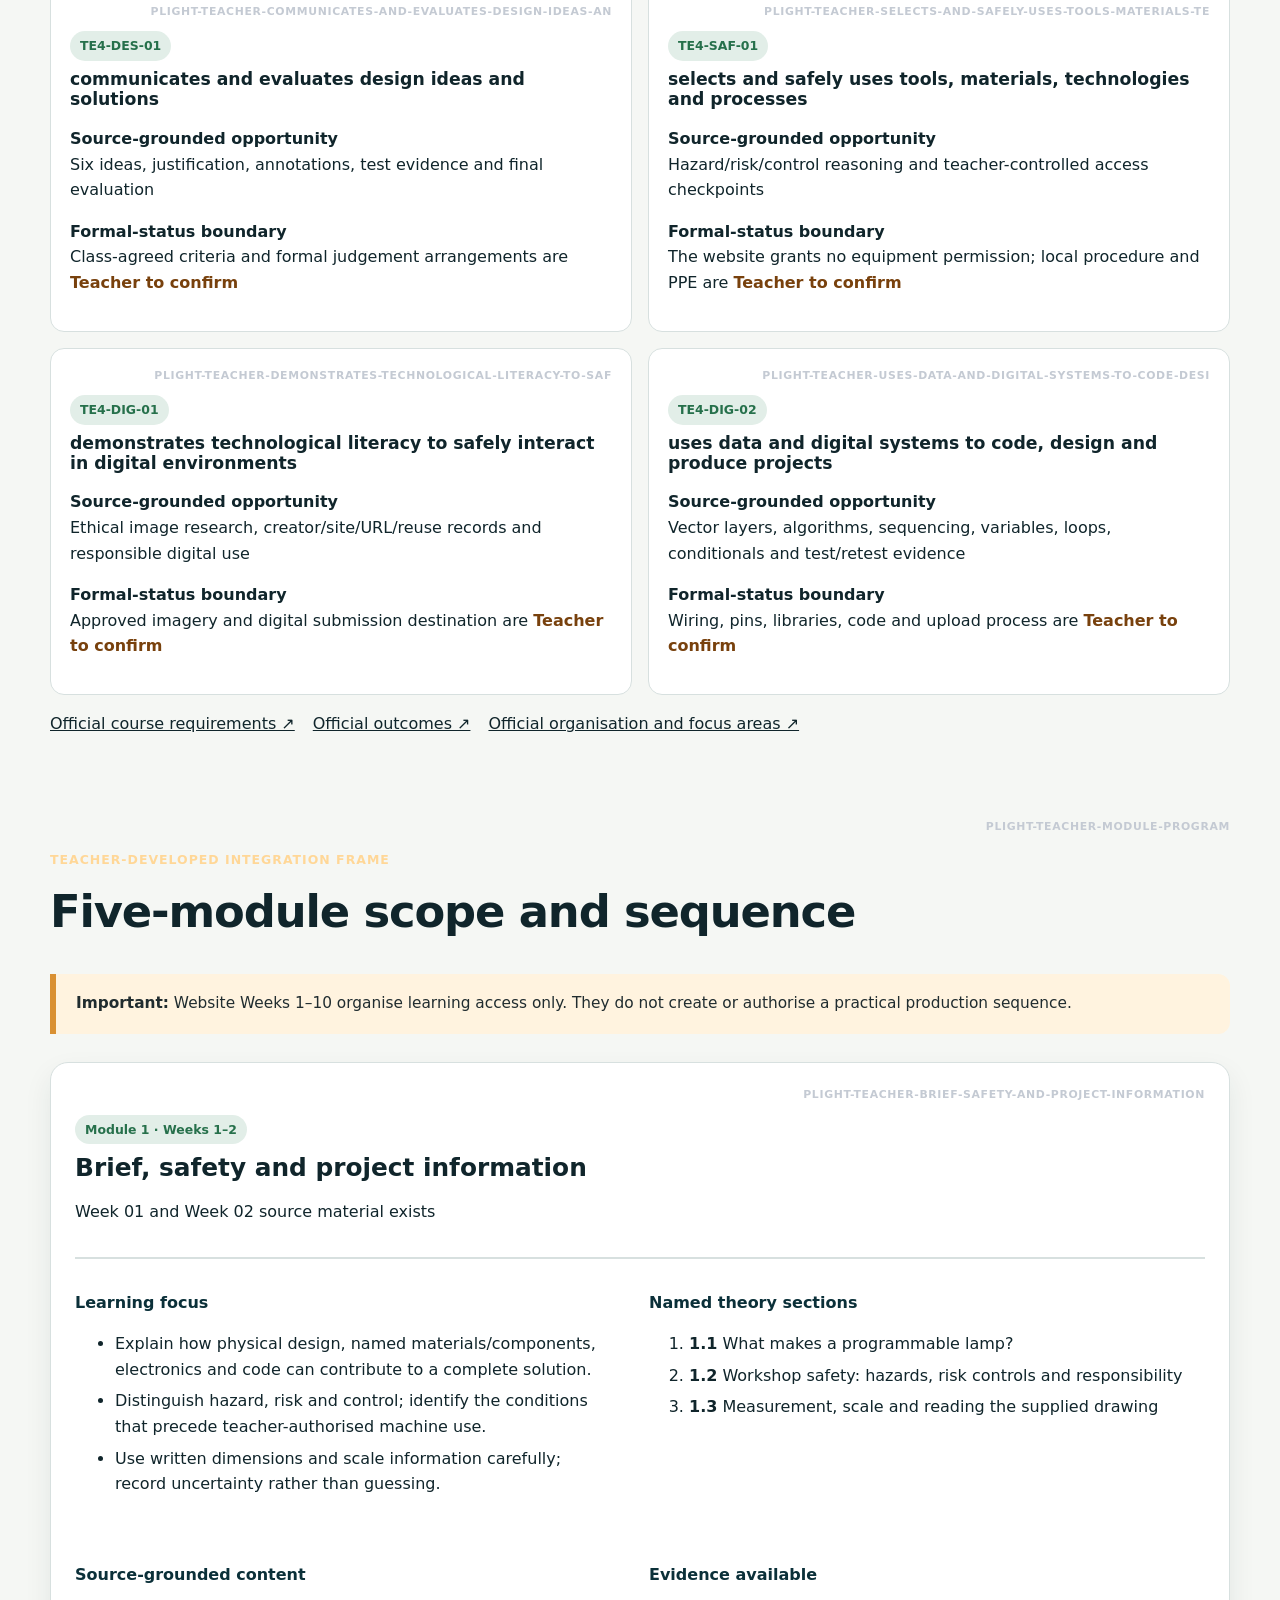
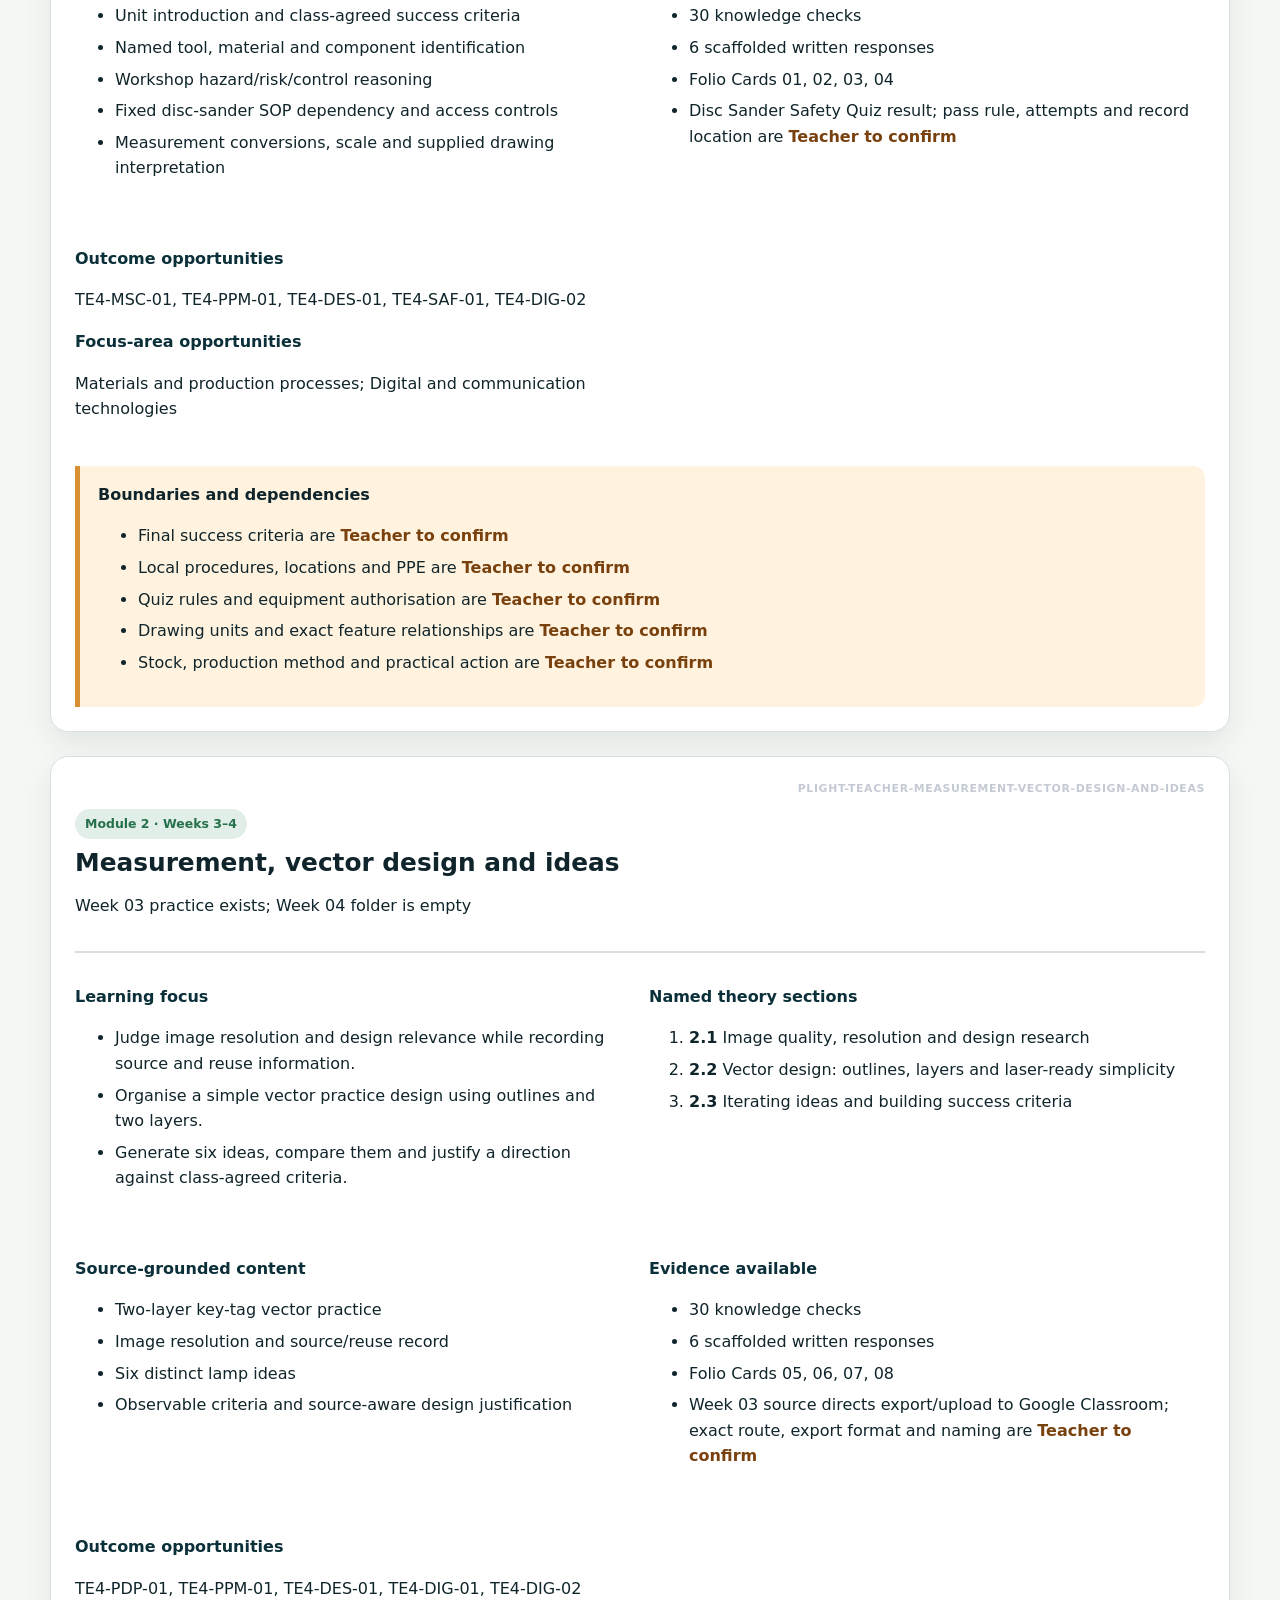
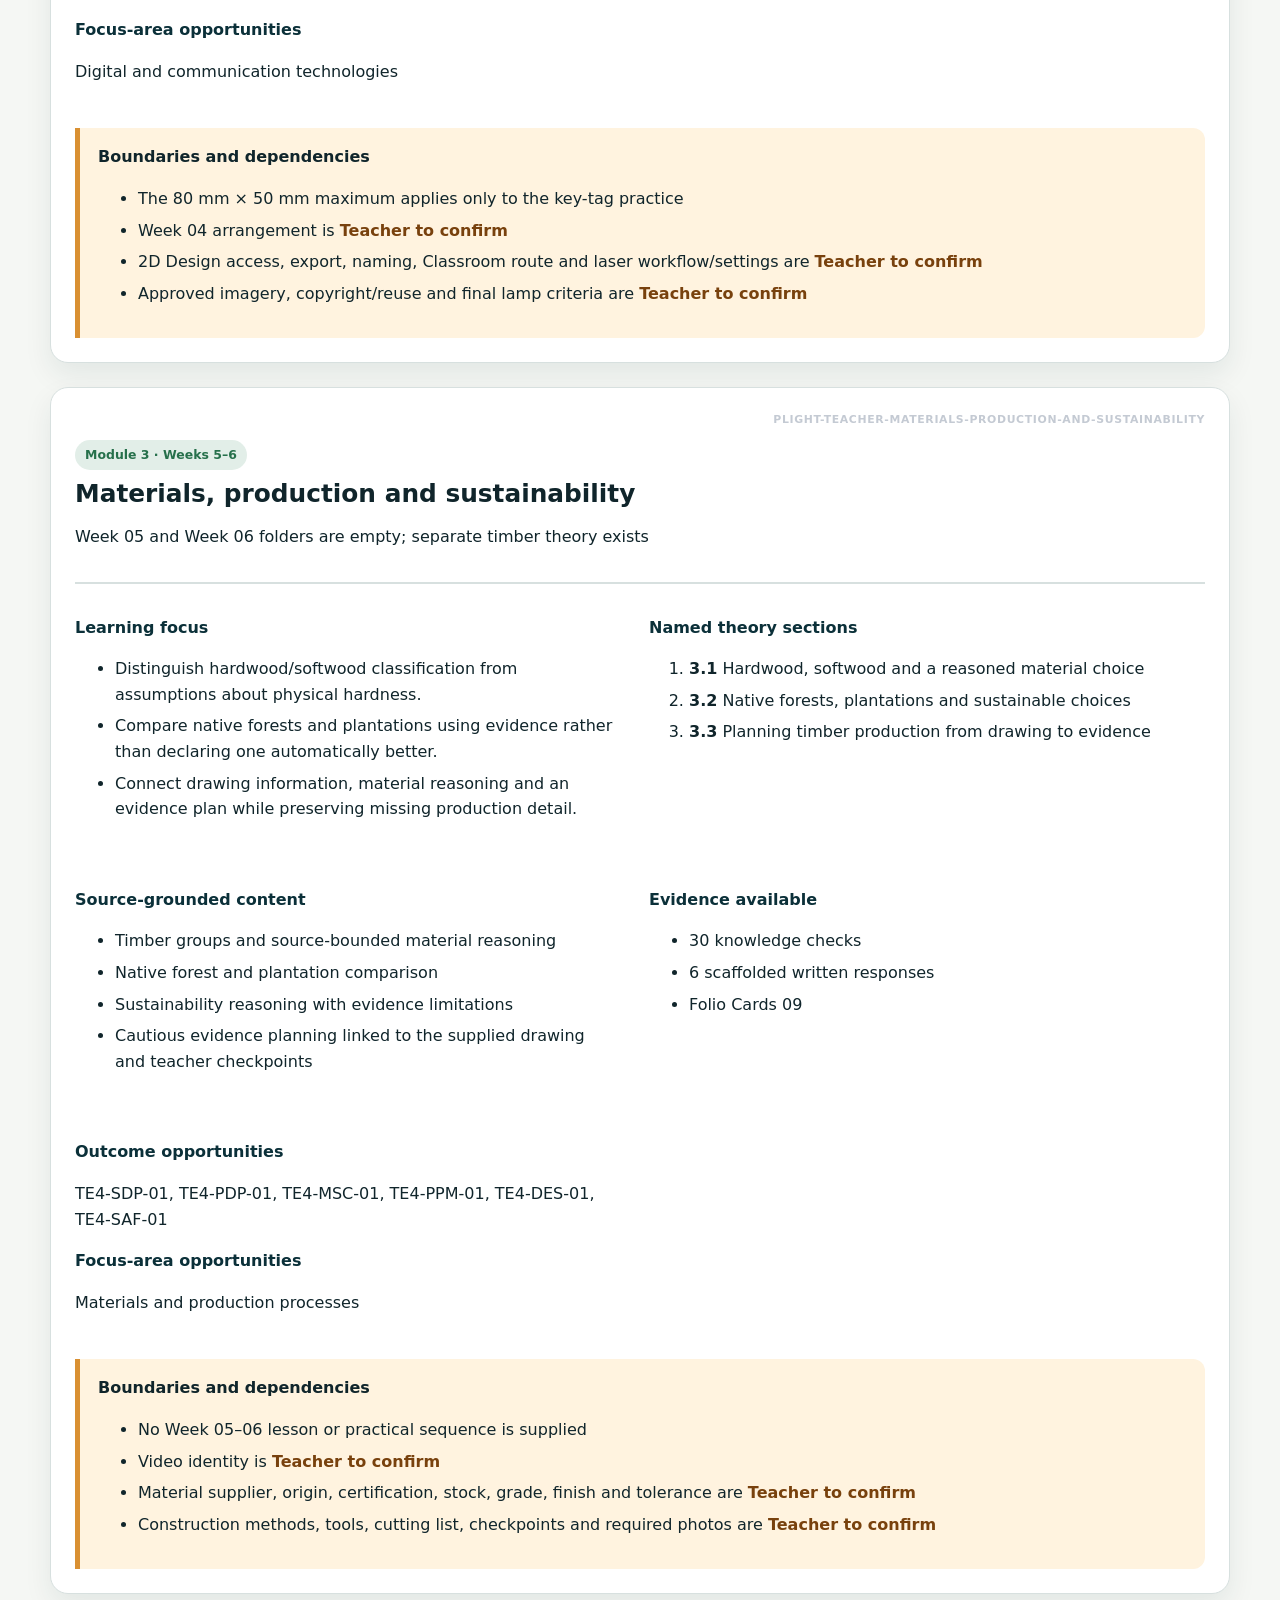
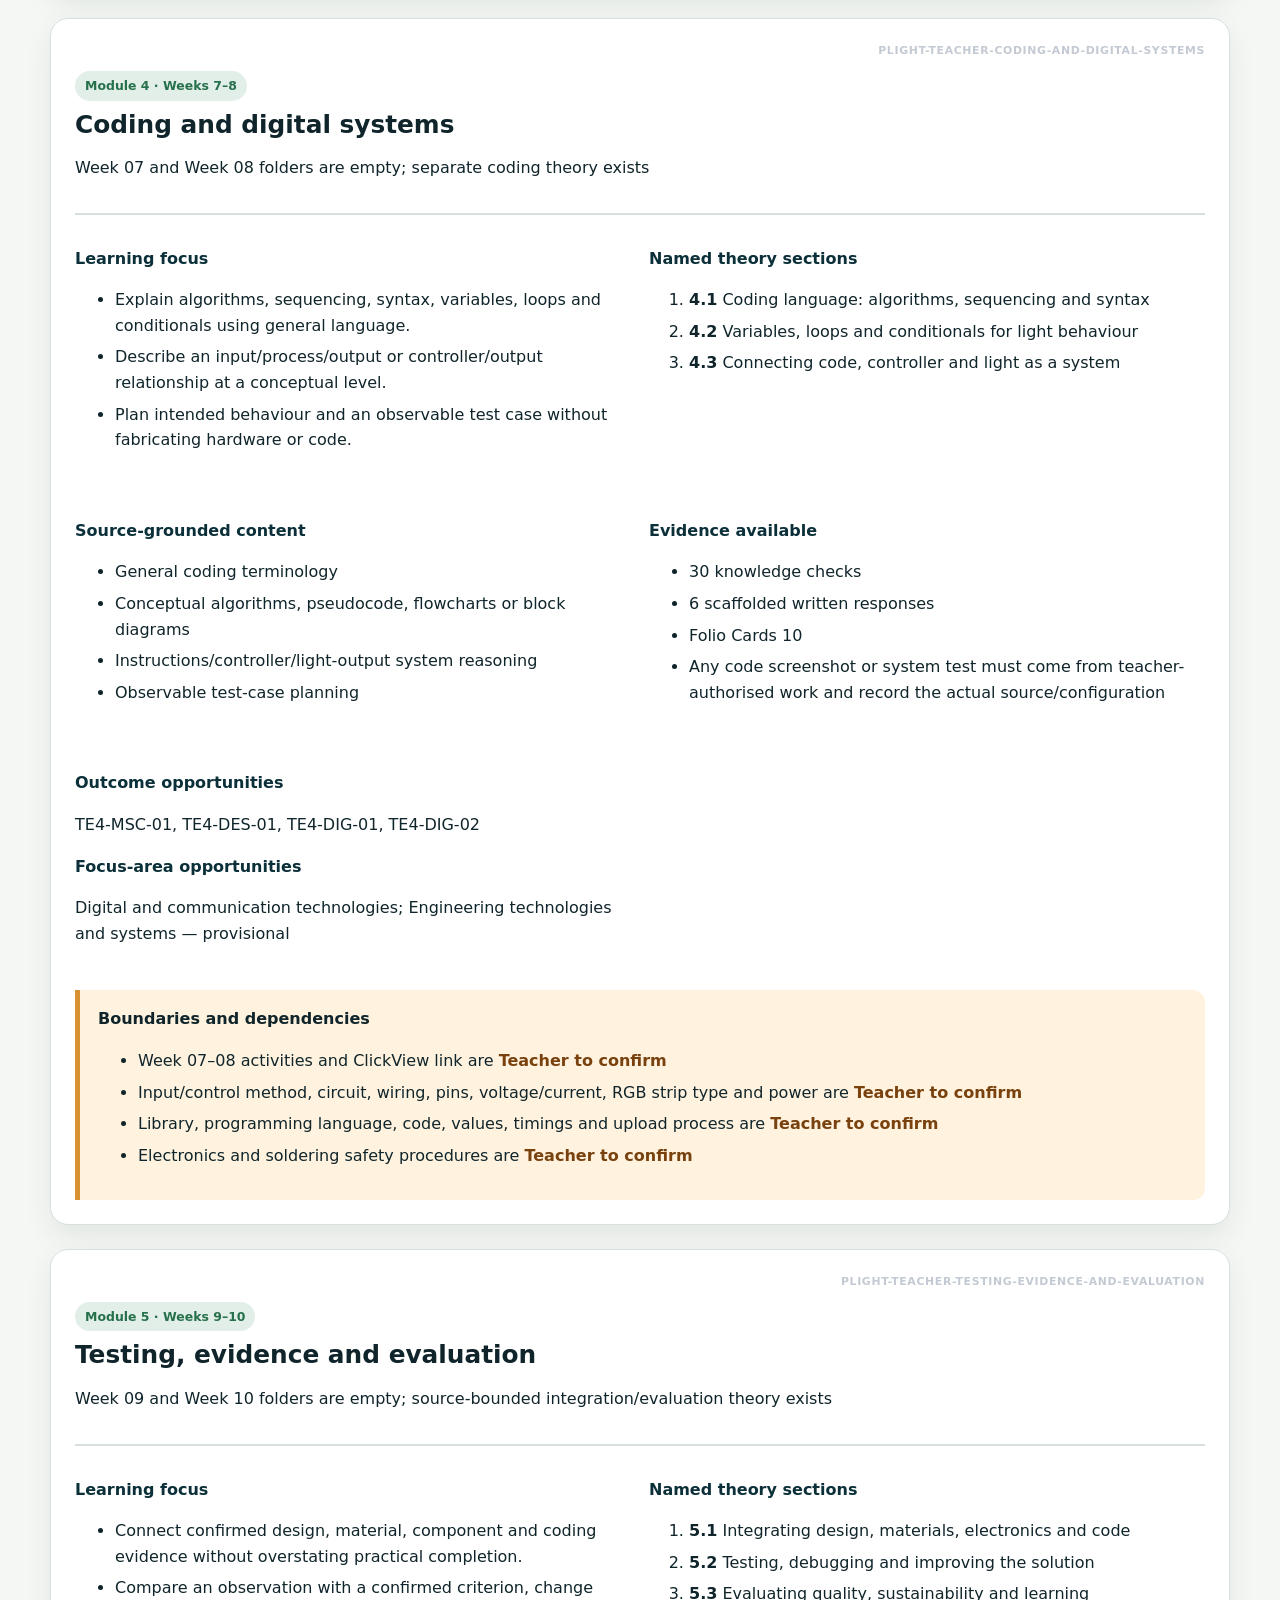
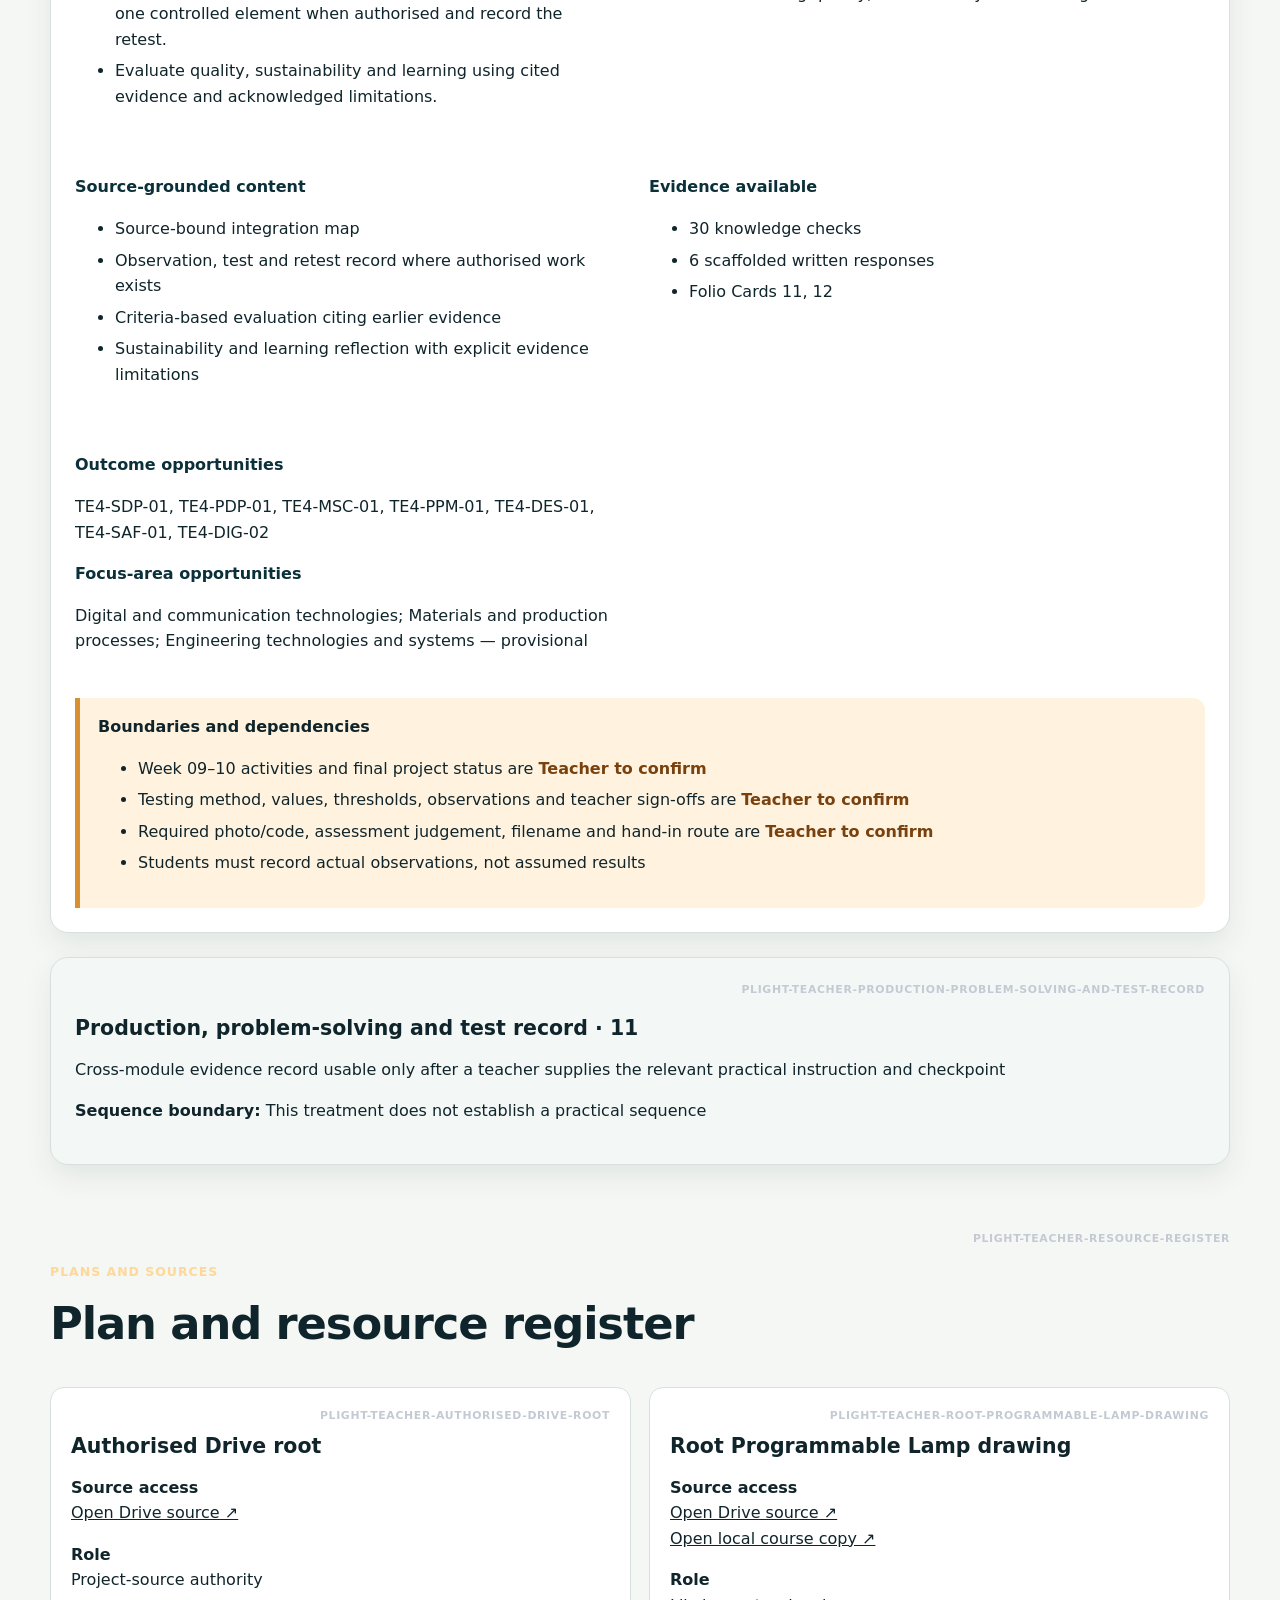
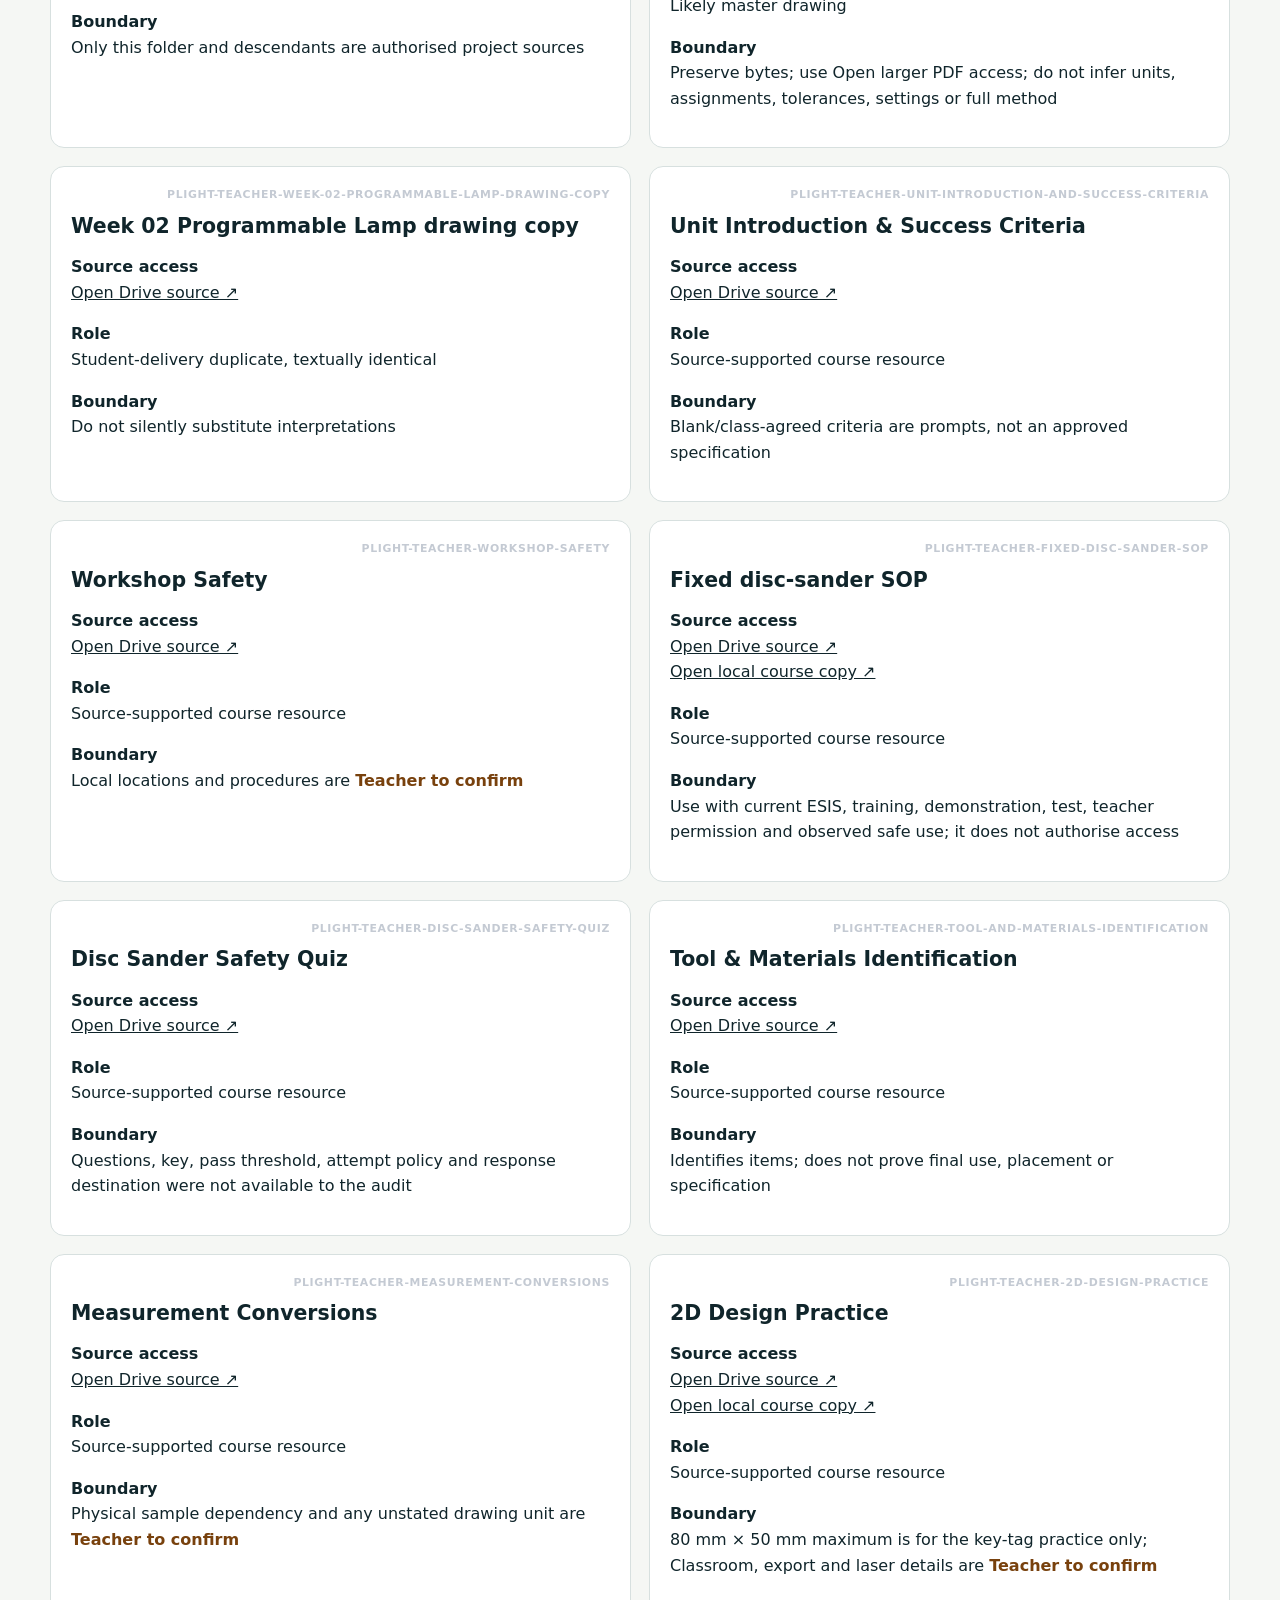
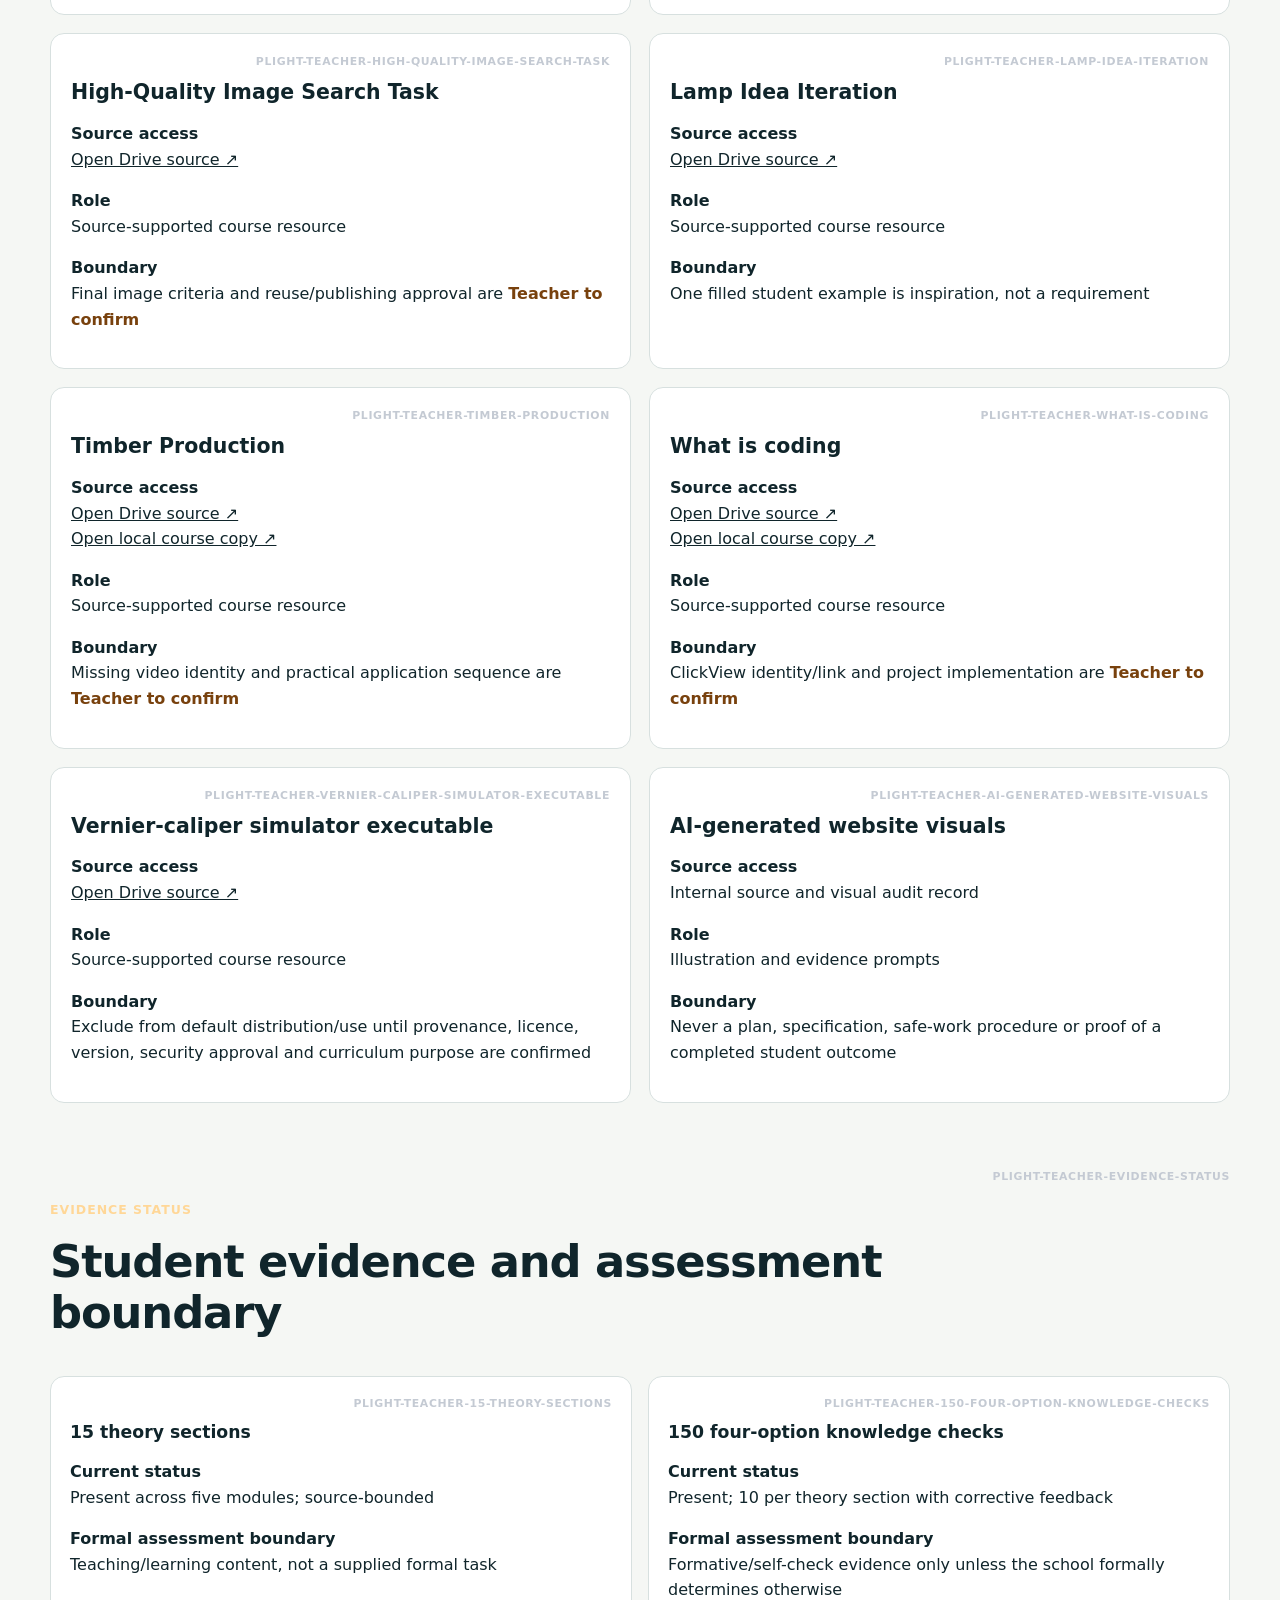
<file: teacher-resources.html>
<!doctype html>
<html lang="en-AU">
<head>
  <meta charset="utf-8">
  <meta name="viewport" content="width=device-width, initial-scale=1">
  <meta name="description" content="Teacher-developed, source-mapped program and scope-and-sequence record for the Programmable Light course.">
  <title>Teacher program &amp; scope and sequence | Programmable Light</title>
  <link rel="stylesheet" href="guided/course.css?v=20260805d">
  <link rel="stylesheet" href="shared/sister-site.css" data-sister-site-styles>
  <script src="shared/hub-navigation.js" defer></script>
<link rel="stylesheet" href="program-section.css"><link rel="stylesheet" href="section-reference.css?v=20260817a"></head>
<body class="teacher-program-page">
  <a class="skip-link" href="#teacher-program-content">Skip to teacher program</a>
  <header class="site-header"><div class="nav-wrap"><a class="brand" href="index.html">Programmable Light</a><nav class="nav-links" aria-label="Course navigation"><a href="index.html#pathway">Modules</a><a href="index.html#project-plan">Project plan</a><a href="folio.html">Folio</a><a href="index.html#outcomes">Outcomes</a><a href="teacher-resources.html" aria-current="page">Teacher program</a></nav></div></header>

  <main id="teacher-program-content" class="teacher-program">
    <header class="teacher-title-block">
      <a class="back-link" href="index.html">← Back to course home</a>
      <p class="eyebrow">Teacher resources · source-mapped professional record</p>
      <h1>Teacher program &amp; scope and sequence</h1>
      <div class="teacher-status" role="note"><strong>Teacher-developed program for local review.</strong> <strong>Not NESA approved.</strong> Confirm all local program, assessment, practical and safety decisions before use.</div>
      <button class="btn teacher-print-button" type="button" onclick="window.print()">Print / Save PDF</button>
      <p class="teacher-public-boundary">A GitHub Pages teacher-resources page is public, not a secure staff-only area</p>
    </header>

    <section class="teacher-section" id="document-control"><p class="eyebrow">Program status</p><h2>Document control and review status</h2><dl class="record-list"><div><dt>Program type</dt><dd>Teacher-developed website integration program and scope-and-sequence handoff</dd></div><div><dt>Version</dt><dd>1.0</dd></div><div><dt>Prepared</dt><dd>2026-08-05</dd></div><div><dt>Evidence cut-off</dt><dd>2026-08-05</dd></div><div><dt>Program owner</dt><dd><strong class="teacher-confirm">Teacher to confirm</strong></dd></div><div><dt>School/faculty</dt><dd><strong class="teacher-confirm">Teacher to confirm</strong></dd></div><div><dt>Class/year group</dt><dd><strong class="teacher-confirm">Teacher to confirm</strong></dd></div><div><dt>Indicative duration</dt><dd>Five website modules labelled across 10 weeks; actual hours, lesson count and timetable are <strong class="teacher-confirm">Teacher to confirm</strong></dd></div><div><dt>Reviewed by</dt><dd><strong class="teacher-confirm">Teacher to confirm</strong></dd></div><div><dt>Review date</dt><dd><strong class="teacher-confirm">Teacher to confirm</strong></dd></div><div><dt>Next review due</dt><dd><strong class="teacher-confirm">Teacher to confirm</strong></dd></div><div><dt>Approval status</dt><dd><strong class="not-approved">Not NESA approved</strong>; not a supplied formal school program; local approval is <strong class="teacher-confirm">Teacher to confirm</strong></dd></div></dl><ul class="teacher-audit-list"><li>The authorised Drive folder is consistent with a Stage 4 Programmable Light context but contains no formal program, assessment schedule, approved practical sequence or outcome allocation.</li><li>Week folders 04–10 are empty.</li><li>The Technology 7–8 Syllabus (2023) is implemented from 2026; the 2017 syllabus remains transitionally available until December 2027 and the school/sector implementation decision is <strong class="teacher-confirm">Teacher to confirm</strong>.</li><li>Exact practical sequences, dimensions and units requiring interpretation, stock sizes, tolerances, circuitry, pins, voltage, code, machine settings, dates, weightings, rubrics, submission routes and local procedures are not supplied and are not invented.</li></ul></section>

    <section class="teacher-section" id="identity"><p class="eyebrow">Authority</p><h2>Course identity and source hierarchy</h2><dl class="record-list"><div><dt>Working course title</dt><dd>Programmable Light — Stage 4 Technology 7–8</dd></div><div><dt>Formal school course title</dt><dd><strong class="teacher-confirm">Teacher to confirm</strong></dd></div><div><dt>Supplied drawing title</dt><dd>Programmable Lamp</dd></div><div><dt>Stage</dt><dd>Stage 4</dd></div><div><dt>Syllabus frame</dt><dd>NSW Technology 7–8 Syllabus (2023)</dd></div><div><dt>Website structure</dt><dd>5 modules; 15 theory sections; 150 checks; 30 written responses; 12 folio cards</dd></div><div><dt>Status boundary</dt><dd>The five two-week website modules are an integration frame, not an authoritative practical timetable or production sequence</dd></div></dl><div class="teacher-two-column"><article><h3>Source hierarchy</h3><ul><li>Current NESA Technology 7–8 Syllabus (2023) and current school/sector implementation direction</li><li>Current NSW Department of Education and school WHS requirements, including local ESIS, training, teacher demonstrations and permissions</li><li>Authorised Programmable Light Drive folder and descendants</li><li>Byte-preserved root Programmable Lamp drawing, authorised worksheets and teacher resources</li><li>Student example content only as an example, never as a specification</li><li>Narrowly used official supplementary sources only where the supplied material has a demonstrated gap</li></ul></article><article><h3>Exclusions</h3><ul><li>Stage 5 Electronics/PICAXE material outside the authorised folder</li><li>Generic workshop assumptions</li><li>AI-generated visuals as technical authority</li><li>Sister-site content as course authority</li><li>Empty Weeks 04–10 folders as permission to fabricate content</li></ul></article></div><p><strong>Authorised Drive root:</strong> <a class="external-source drive-source" href="https://drive.google.com/drive/folders/1KIGdTkwOtKBGXfO6qAfzaHNx3WFpHvZC" target="_blank" rel="noopener">Programmable Light ↗</a></p></section>

    <section class="teacher-section" id="syllabus"><p class="eyebrow">Current syllabus frame</p><h2>Technology 7–8 Syllabus (2023) · implemented from 2026</h2><p>This single unit is not evidence that the whole Years 7–8 program meets every focus-area requirement.</p><h3>Course-requirement boundary</h3><ul><li>All focus areas must be delivered across Years 7–8.</li><li>Students must undertake practical learning and project work for most of the course time.</li><li>Projects must ensure all content can be experienced across Years 7–8.</li><li>Students must document, communicate and evaluate design and production processes for projects across Years 7–8.</li></ul><h3>Focus-area contribution</h3><div class="mapping-grid"><article class="mapping-record"><h3>Digital and communication technologies</h3><p><strong>Contribution evidenced here</strong><br>Image research and attribution, vector-design concepts, algorithms, sequencing, variables, loops, conditionals and digital-system planning</p><p><strong>Status</strong><br>Source-supported learning opportunity; project-specific implementation is <strong class="teacher-confirm">Teacher to confirm</strong></p></article><article class="mapping-record"><h3>Materials and production processes</h3><p><strong>Contribution evidenced here</strong><br>Timber and acrylic context, measurement, plan reading, material reasoning, production planning and sustainability</p><p><strong>Status</strong><br>Source-supported learning opportunity; exact production method and Weeks 4–10 practical sequence are <strong class="teacher-confirm">Teacher to confirm</strong></p></article><article class="mapping-record"><h3>Engineering technologies and systems</h3><p><strong>Contribution evidenced here</strong><br>Arduino Uno and RGB LED strip controller/output/system thinking</p><p><strong>Status</strong><br>Provisional contribution; final focus-area allocation is <strong class="teacher-confirm">Teacher to confirm</strong></p></article><article class="mapping-record"><h3>Food and agricultural practices</h3><p><strong>Contribution evidenced here</strong><br>No supplied evidence in this unit</p><p><strong>Status</strong><br>Not claimed; must be addressed elsewhere in the Years 7–8 program if required</p></article></div><h3>Outcome opportunities</h3><p class="teacher-note">This is an opportunity map, not an assessed-outcome schedule.</p><div class="mapping-grid"><article class="mapping-record"><span class="status-pill">TE4-SDP-01</span><h3>explains relationships between sustainability, design and production</h3><p><strong>Source-grounded opportunity</strong><br>Timber sourcing, forest management, materials reasoning and final sustainability reflection</p><p><strong>Formal-status boundary</strong><br><strong class="teacher-confirm">Teacher to confirm</strong></p></article><article class="mapping-record"><span class="status-pill">TE4-PDP-01</span><h3>describes the practices and processes of designers and producers</h3><p><strong>Source-grounded opportunity</strong><br>Image research, idea generation, iteration and selected-design justification</p><p><strong>Formal-status boundary</strong><br><strong class="teacher-confirm">Teacher to confirm</strong></p></article><article class="mapping-record"><span class="status-pill">TE4-MSC-01</span><h3>explains how materials, systems and components contribute to solutions</h3><p><strong>Source-grounded opportunity</strong><br>Roles of timber, acrylic, Arduino Uno, RGB LED strip and other confirmed components</p><p><strong>Formal-status boundary</strong><br>Circuit, placement and performance specifications are <strong class="teacher-confirm">Teacher to confirm</strong></p></article><article class="mapping-record"><span class="status-pill">TE4-PPM-01</span><h3>applies processes in the planning, management and production of projects</h3><p><strong>Source-grounded opportunity</strong><br>Plan reading, proposed planning, checkpoints and evidence records</p><p><strong>Formal-status boundary</strong><br>Practical order and sign-off points are <strong class="teacher-confirm">Teacher to confirm</strong></p></article><article class="mapping-record"><span class="status-pill">TE4-DES-01</span><h3>communicates and evaluates design ideas and solutions</h3><p><strong>Source-grounded opportunity</strong><br>Six ideas, justification, annotations, test evidence and final evaluation</p><p><strong>Formal-status boundary</strong><br>Class-agreed criteria and formal judgement arrangements are <strong class="teacher-confirm">Teacher to confirm</strong></p></article><article class="mapping-record"><span class="status-pill">TE4-SAF-01</span><h3>selects and safely uses tools, materials, technologies and processes</h3><p><strong>Source-grounded opportunity</strong><br>Hazard/risk/control reasoning and teacher-controlled access checkpoints</p><p><strong>Formal-status boundary</strong><br>The website grants no equipment permission; local procedure and PPE are <strong class="teacher-confirm">Teacher to confirm</strong></p></article><article class="mapping-record"><span class="status-pill">TE4-DIG-01</span><h3>demonstrates technological literacy to safely interact in digital environments</h3><p><strong>Source-grounded opportunity</strong><br>Ethical image research, creator/site/URL/reuse records and responsible digital use</p><p><strong>Formal-status boundary</strong><br>Approved imagery and digital submission destination are <strong class="teacher-confirm">Teacher to confirm</strong></p></article><article class="mapping-record"><span class="status-pill">TE4-DIG-02</span><h3>uses data and digital systems to code, design and produce projects</h3><p><strong>Source-grounded opportunity</strong><br>Vector layers, algorithms, sequencing, variables, loops, conditionals and test/retest evidence</p><p><strong>Formal-status boundary</strong><br>Wiring, pins, libraries, code and upload process are <strong class="teacher-confirm">Teacher to confirm</strong></p></article></div><p class="official-links"><a class="external-source" href="https://curriculum.nsw.edu.au/learning-areas/tas/technology-7-8-2023/overview/course" target="_blank" rel="noopener">Official course requirements ↗</a> <a class="external-source" href="https://curriculum.nsw.edu.au/learning-areas/tas/technology-7-8-2023/outcomes" target="_blank" rel="noopener">Official outcomes ↗</a> <a class="external-source" href="https://curriculum.nsw.edu.au/learning-areas/tas/technology-7-8-2023/overview" target="_blank" rel="noopener">Official organisation and focus areas ↗</a></p></section>

    <section class="teacher-section" id="module-program"><p class="eyebrow">Teacher-developed integration frame</p><h2>Five-module scope and sequence</h2><div class="teacher-status compact"><strong>Important:</strong> Website Weeks 1–10 organise learning access only. They do not create or authorise a practical production sequence.</div><article class="teacher-module">
    <div class="teacher-module__heading"><span class="status-pill">Module 1 · Weeks 1–2</span><h3>Brief, safety and project information</h3><p>Week 01 and Week 02 source material exists</p></div>
    <div class="teacher-module__grid">
      <div><h4>Learning focus</h4><ul><li>Explain how physical design, named materials/components, electronics and code can contribute to a complete solution.</li><li>Distinguish hazard, risk and control; identify the conditions that precede teacher-authorised machine use.</li><li>Use written dimensions and scale information carefully; record uncertainty rather than guessing.</li></ul></div>
      <div><h4>Named theory sections</h4><ol><li><strong>1.1</strong> What makes a programmable lamp?</li><li><strong>1.2</strong> Workshop safety: hazards, risk controls and responsibility</li><li><strong>1.3</strong> Measurement, scale and reading the supplied drawing</li></ol></div>
      <div><h4>Source-grounded content</h4><ul><li>Unit introduction and class-agreed success criteria</li><li>Named tool, material and component identification</li><li>Workshop hazard/risk/control reasoning</li><li>Fixed disc-sander SOP dependency and access controls</li><li>Measurement conversions, scale and supplied drawing interpretation</li></ul></div>
      <div><h4>Evidence available</h4><ul><li>30 knowledge checks</li><li>6 scaffolded written responses</li><li>Folio Cards 01, 02, 03, 04</li><li>Disc Sander Safety Quiz result; pass rule, attempts and record location are <strong class="teacher-confirm">Teacher to confirm</strong></li></ul></div>
      <div><h4>Outcome opportunities</h4><p>TE4-MSC-01, TE4-PPM-01, TE4-DES-01, TE4-SAF-01, TE4-DIG-02</p><h4>Focus-area opportunities</h4><p>Materials and production processes; Digital and communication technologies</p></div>
    </div>
    <div class="teacher-boundary"><strong>Boundaries and dependencies</strong><ul><li>Final success criteria are <strong class="teacher-confirm">Teacher to confirm</strong></li><li>Local procedures, locations and PPE are <strong class="teacher-confirm">Teacher to confirm</strong></li><li>Quiz rules and equipment authorisation are <strong class="teacher-confirm">Teacher to confirm</strong></li><li>Drawing units and exact feature relationships are <strong class="teacher-confirm">Teacher to confirm</strong></li><li>Stock, production method and practical action are <strong class="teacher-confirm">Teacher to confirm</strong></li></ul></div>
  </article><article class="teacher-module">
    <div class="teacher-module__heading"><span class="status-pill">Module 2 · Weeks 3–4</span><h3>Measurement, vector design and ideas</h3><p>Week 03 practice exists; Week 04 folder is empty</p></div>
    <div class="teacher-module__grid">
      <div><h4>Learning focus</h4><ul><li>Judge image resolution and design relevance while recording source and reuse information.</li><li>Organise a simple vector practice design using outlines and two layers.</li><li>Generate six ideas, compare them and justify a direction against class-agreed criteria.</li></ul></div>
      <div><h4>Named theory sections</h4><ol><li><strong>2.1</strong> Image quality, resolution and design research</li><li><strong>2.2</strong> Vector design: outlines, layers and laser-ready simplicity</li><li><strong>2.3</strong> Iterating ideas and building success criteria</li></ol></div>
      <div><h4>Source-grounded content</h4><ul><li>Two-layer key-tag vector practice</li><li>Image resolution and source/reuse record</li><li>Six distinct lamp ideas</li><li>Observable criteria and source-aware design justification</li></ul></div>
      <div><h4>Evidence available</h4><ul><li>30 knowledge checks</li><li>6 scaffolded written responses</li><li>Folio Cards 05, 06, 07, 08</li><li>Week 03 source directs export/upload to Google Classroom; exact route, export format and naming are <strong class="teacher-confirm">Teacher to confirm</strong></li></ul></div>
      <div><h4>Outcome opportunities</h4><p>TE4-PDP-01, TE4-PPM-01, TE4-DES-01, TE4-DIG-01, TE4-DIG-02</p><h4>Focus-area opportunities</h4><p>Digital and communication technologies</p></div>
    </div>
    <div class="teacher-boundary"><strong>Boundaries and dependencies</strong><ul><li>The 80 mm × 50 mm maximum applies only to the key-tag practice</li><li>Week 04 arrangement is <strong class="teacher-confirm">Teacher to confirm</strong></li><li>2D Design access, export, naming, Classroom route and laser workflow/settings are <strong class="teacher-confirm">Teacher to confirm</strong></li><li>Approved imagery, copyright/reuse and final lamp criteria are <strong class="teacher-confirm">Teacher to confirm</strong></li></ul></div>
  </article><article class="teacher-module">
    <div class="teacher-module__heading"><span class="status-pill">Module 3 · Weeks 5–6</span><h3>Materials, production and sustainability</h3><p>Week 05 and Week 06 folders are empty; separate timber theory exists</p></div>
    <div class="teacher-module__grid">
      <div><h4>Learning focus</h4><ul><li>Distinguish hardwood/softwood classification from assumptions about physical hardness.</li><li>Compare native forests and plantations using evidence rather than declaring one automatically better.</li><li>Connect drawing information, material reasoning and an evidence plan while preserving missing production detail.</li></ul></div>
      <div><h4>Named theory sections</h4><ol><li><strong>3.1</strong> Hardwood, softwood and a reasoned material choice</li><li><strong>3.2</strong> Native forests, plantations and sustainable choices</li><li><strong>3.3</strong> Planning timber production from drawing to evidence</li></ol></div>
      <div><h4>Source-grounded content</h4><ul><li>Timber groups and source-bounded material reasoning</li><li>Native forest and plantation comparison</li><li>Sustainability reasoning with evidence limitations</li><li>Cautious evidence planning linked to the supplied drawing and teacher checkpoints</li></ul></div>
      <div><h4>Evidence available</h4><ul><li>30 knowledge checks</li><li>6 scaffolded written responses</li><li>Folio Cards 09</li></ul></div>
      <div><h4>Outcome opportunities</h4><p>TE4-SDP-01, TE4-PDP-01, TE4-MSC-01, TE4-PPM-01, TE4-DES-01, TE4-SAF-01</p><h4>Focus-area opportunities</h4><p>Materials and production processes</p></div>
    </div>
    <div class="teacher-boundary"><strong>Boundaries and dependencies</strong><ul><li>No Week 05–06 lesson or practical sequence is supplied</li><li>Video identity is <strong class="teacher-confirm">Teacher to confirm</strong></li><li>Material supplier, origin, certification, stock, grade, finish and tolerance are <strong class="teacher-confirm">Teacher to confirm</strong></li><li>Construction methods, tools, cutting list, checkpoints and required photos are <strong class="teacher-confirm">Teacher to confirm</strong></li></ul></div>
  </article><article class="teacher-module">
    <div class="teacher-module__heading"><span class="status-pill">Module 4 · Weeks 7–8</span><h3>Coding and digital systems</h3><p>Week 07 and Week 08 folders are empty; separate coding theory exists</p></div>
    <div class="teacher-module__grid">
      <div><h4>Learning focus</h4><ul><li>Explain algorithms, sequencing, syntax, variables, loops and conditionals using general language.</li><li>Describe an input/process/output or controller/output relationship at a conceptual level.</li><li>Plan intended behaviour and an observable test case without fabricating hardware or code.</li></ul></div>
      <div><h4>Named theory sections</h4><ol><li><strong>4.1</strong> Coding language: algorithms, sequencing and syntax</li><li><strong>4.2</strong> Variables, loops and conditionals for light behaviour</li><li><strong>4.3</strong> Connecting code, controller and light as a system</li></ol></div>
      <div><h4>Source-grounded content</h4><ul><li>General coding terminology</li><li>Conceptual algorithms, pseudocode, flowcharts or block diagrams</li><li>Instructions/controller/light-output system reasoning</li><li>Observable test-case planning</li></ul></div>
      <div><h4>Evidence available</h4><ul><li>30 knowledge checks</li><li>6 scaffolded written responses</li><li>Folio Cards 10</li><li>Any code screenshot or system test must come from teacher-authorised work and record the actual source/configuration</li></ul></div>
      <div><h4>Outcome opportunities</h4><p>TE4-MSC-01, TE4-DES-01, TE4-DIG-01, TE4-DIG-02</p><h4>Focus-area opportunities</h4><p>Digital and communication technologies; Engineering technologies and systems — provisional</p></div>
    </div>
    <div class="teacher-boundary"><strong>Boundaries and dependencies</strong><ul><li>Week 07–08 activities and ClickView link are <strong class="teacher-confirm">Teacher to confirm</strong></li><li>Input/control method, circuit, wiring, pins, voltage/current, RGB strip type and power are <strong class="teacher-confirm">Teacher to confirm</strong></li><li>Library, programming language, code, values, timings and upload process are <strong class="teacher-confirm">Teacher to confirm</strong></li><li>Electronics and soldering safety procedures are <strong class="teacher-confirm">Teacher to confirm</strong></li></ul></div>
  </article><article class="teacher-module">
    <div class="teacher-module__heading"><span class="status-pill">Module 5 · Weeks 9–10</span><h3>Testing, evidence and evaluation</h3><p>Week 09 and Week 10 folders are empty; source-bounded integration/evaluation theory exists</p></div>
    <div class="teacher-module__grid">
      <div><h4>Learning focus</h4><ul><li>Connect confirmed design, material, component and coding evidence without overstating practical completion.</li><li>Compare an observation with a confirmed criterion, change one controlled element when authorised and record the retest.</li><li>Evaluate quality, sustainability and learning using cited evidence and acknowledged limitations.</li></ul></div>
      <div><h4>Named theory sections</h4><ol><li><strong>5.1</strong> Integrating design, materials, electronics and code</li><li><strong>5.2</strong> Testing, debugging and improving the solution</li><li><strong>5.3</strong> Evaluating quality, sustainability and learning</li></ol></div>
      <div><h4>Source-grounded content</h4><ul><li>Source-bound integration map</li><li>Observation, test and retest record where authorised work exists</li><li>Criteria-based evaluation citing earlier evidence</li><li>Sustainability and learning reflection with explicit evidence limitations</li></ul></div>
      <div><h4>Evidence available</h4><ul><li>30 knowledge checks</li><li>6 scaffolded written responses</li><li>Folio Cards 11, 12</li></ul></div>
      <div><h4>Outcome opportunities</h4><p>TE4-SDP-01, TE4-PDP-01, TE4-MSC-01, TE4-PPM-01, TE4-DES-01, TE4-SAF-01, TE4-DIG-02</p><h4>Focus-area opportunities</h4><p>Digital and communication technologies; Materials and production processes; Engineering technologies and systems — provisional</p></div>
    </div>
    <div class="teacher-boundary"><strong>Boundaries and dependencies</strong><ul><li>Week 09–10 activities and final project status are <strong class="teacher-confirm">Teacher to confirm</strong></li><li>Testing method, values, thresholds, observations and teacher sign-offs are <strong class="teacher-confirm">Teacher to confirm</strong></li><li>Required photo/code, assessment judgement, filename and hand-in route are <strong class="teacher-confirm">Teacher to confirm</strong></li><li>Students must record actual observations, not assumed results</li></ul></div>
  </article><article class="teacher-module cross-module"><h3>Production, problem-solving and test record · 11</h3><p>Cross-module evidence record usable only after a teacher supplies the relevant practical instruction and checkpoint</p><p><strong>Sequence boundary:</strong> This treatment does not establish a practical sequence</p></article></section>

    <section class="teacher-section" id="resource-register"><p class="eyebrow">Plans and sources</p><h2>Plan and resource register</h2><div class="resource-grid"><article class="resource-record"><h3>Authorised Drive root</h3><p><strong>Source access</strong><br><a class="external-source drive-source" href="https://drive.google.com/drive/folders/1KIGdTkwOtKBGXfO6qAfzaHNx3WFpHvZC" target="_blank" rel="noopener">Open Drive source ↗</a></p><p><strong>Role</strong><br>Project-source authority</p><p><strong>Boundary</strong><br>Only this folder and descendants are authorised project sources</p></article><article class="resource-record"><h3>Root Programmable Lamp drawing</h3><p><strong>Source access</strong><br><a class="external-source drive-source" href="https://drive.google.com/open?id=1I5PiH8vw7PerhH0PgMeWYkltm6z1rVNZ" target="_blank" rel="noopener">Open Drive source ↗</a><br><a class="external-source" href="assets/plans/programmable-lamp-drawing.pdf" target="_blank" rel="noopener">Open local course copy ↗</a></p><p><strong>Role</strong><br>Likely master drawing</p><p><strong>Boundary</strong><br>Preserve bytes; use Open larger PDF access; do not infer units, assignments, tolerances, settings or full method</p></article><article class="resource-record"><h3>Week 02 Programmable Lamp drawing copy</h3><p><strong>Source access</strong><br><a class="external-source drive-source" href="https://drive.google.com/open?id=1oORhoz0nkpXrgbNX-nbw1Id0zqUCciLL" target="_blank" rel="noopener">Open Drive source ↗</a></p><p><strong>Role</strong><br>Student-delivery duplicate, textually identical</p><p><strong>Boundary</strong><br>Do not silently substitute interpretations</p></article><article class="resource-record"><h3>Unit Introduction &amp; Success Criteria</h3><p><strong>Source access</strong><br><a class="external-source drive-source" href="https://drive.google.com/open?id=1jABRQJb5uYOOPLWW-AG-mXDa3QEmGsUhoexCptn2aPE" target="_blank" rel="noopener">Open Drive source ↗</a></p><p><strong>Role</strong><br>Source-supported course resource</p><p><strong>Boundary</strong><br>Blank/class-agreed criteria are prompts, not an approved specification</p></article><article class="resource-record"><h3>Workshop Safety</h3><p><strong>Source access</strong><br><a class="external-source drive-source" href="https://drive.google.com/open?id=1FmKuNB8FrUgDZ-N572uJPaK5e3BITduHcYVzkGQLg0k" target="_blank" rel="noopener">Open Drive source ↗</a></p><p><strong>Role</strong><br>Source-supported course resource</p><p><strong>Boundary</strong><br>Local locations and procedures are <strong class="teacher-confirm">Teacher to confirm</strong></p></article><article class="resource-record"><h3>Fixed disc-sander SOP</h3><p><strong>Source access</strong><br><a class="external-source drive-source" href="https://drive.google.com/open?id=1pA-ABXOT5jXS1Wnr_6kougMTh69uxVZi" target="_blank" rel="noopener">Open Drive source ↗</a><br><a class="external-source" href="assets/resources/disc-sander-sop.pdf" target="_blank" rel="noopener">Open local course copy ↗</a></p><p><strong>Role</strong><br>Source-supported course resource</p><p><strong>Boundary</strong><br>Use with current ESIS, training, demonstration, test, teacher permission and observed safe use; it does not authorise access</p></article><article class="resource-record"><h3>Disc Sander Safety Quiz</h3><p><strong>Source access</strong><br><a class="external-source drive-source" href="https://docs.google.com/forms/d/1hV-iS7qzleaS4j7spBZuVpwn8van0pfzs3xHIq77t-o/viewform" target="_blank" rel="noopener">Open Drive source ↗</a></p><p><strong>Role</strong><br>Source-supported course resource</p><p><strong>Boundary</strong><br>Questions, key, pass threshold, attempt policy and response destination were not available to the audit</p></article><article class="resource-record"><h3>Tool &amp; Materials Identification</h3><p><strong>Source access</strong><br><a class="external-source drive-source" href="https://drive.google.com/open?id=1UnXP8FYDHNQsgOaRS036CZhLTCW9UXeoZC56gJbL2Tg" target="_blank" rel="noopener">Open Drive source ↗</a></p><p><strong>Role</strong><br>Source-supported course resource</p><p><strong>Boundary</strong><br>Identifies items; does not prove final use, placement or specification</p></article><article class="resource-record"><h3>Measurement Conversions</h3><p><strong>Source access</strong><br><a class="external-source drive-source" href="https://drive.google.com/open?id=11YSs1RBYTnC7FDGHhgTLyq6KgQyJDdErOZrAr5Lnl1k" target="_blank" rel="noopener">Open Drive source ↗</a></p><p><strong>Role</strong><br>Source-supported course resource</p><p><strong>Boundary</strong><br>Physical sample dependency and any unstated drawing unit are <strong class="teacher-confirm">Teacher to confirm</strong></p></article><article class="resource-record"><h3>2D Design Practice</h3><p><strong>Source access</strong><br><a class="external-source drive-source" href="https://drive.google.com/open?id=1xBOBGVdnWhorJVeTTqZPw5yRNeWkF249" target="_blank" rel="noopener">Open Drive source ↗</a><br><a class="external-source" href="assets/resources/2d-design-practice.pdf" target="_blank" rel="noopener">Open local course copy ↗</a></p><p><strong>Role</strong><br>Source-supported course resource</p><p><strong>Boundary</strong><br>80 mm × 50 mm maximum is for the key-tag practice only; Classroom, export and laser details are <strong class="teacher-confirm">Teacher to confirm</strong></p></article><article class="resource-record"><h3>High-Quality Image Search Task</h3><p><strong>Source access</strong><br><a class="external-source drive-source" href="https://drive.google.com/open?id=1VmOGpI0qTXPmWWKYMRD8ewtJcGRQB1kpf_zQNSFwppQ" target="_blank" rel="noopener">Open Drive source ↗</a></p><p><strong>Role</strong><br>Source-supported course resource</p><p><strong>Boundary</strong><br>Final image criteria and reuse/publishing approval are <strong class="teacher-confirm">Teacher to confirm</strong></p></article><article class="resource-record"><h3>Lamp Idea Iteration</h3><p><strong>Source access</strong><br><a class="external-source drive-source" href="https://drive.google.com/open?id=1OmW9UvXZ44MtOGNVmq7THl65bglDtKBwJ4exdkAqWF8" target="_blank" rel="noopener">Open Drive source ↗</a></p><p><strong>Role</strong><br>Source-supported course resource</p><p><strong>Boundary</strong><br>One filled student example is inspiration, not a requirement</p></article><article class="resource-record"><h3>Timber Production</h3><p><strong>Source access</strong><br><a class="external-source drive-source" href="https://drive.google.com/open?id=1dTRa-pimCafVnV_V7H0I16M_8Wn32-b7C_4NIXbfmaM" target="_blank" rel="noopener">Open Drive source ↗</a><br><a class="external-source" href="assets/resources/timber-production.pdf" target="_blank" rel="noopener">Open local course copy ↗</a></p><p><strong>Role</strong><br>Source-supported course resource</p><p><strong>Boundary</strong><br>Missing video identity and practical application sequence are <strong class="teacher-confirm">Teacher to confirm</strong></p></article><article class="resource-record"><h3>What is coding</h3><p><strong>Source access</strong><br><a class="external-source drive-source" href="https://drive.google.com/open?id=1aEDElMGsxxIcAo-rCDUe49_leQwztNNdOh2PIEp_e2k" target="_blank" rel="noopener">Open Drive source ↗</a><br><a class="external-source" href="assets/resources/what-is-coding.pdf" target="_blank" rel="noopener">Open local course copy ↗</a></p><p><strong>Role</strong><br>Source-supported course resource</p><p><strong>Boundary</strong><br>ClickView identity/link and project implementation are <strong class="teacher-confirm">Teacher to confirm</strong></p></article><article class="resource-record"><h3>Vernier-caliper simulator executable</h3><p><strong>Source access</strong><br><a class="external-source drive-source" href="https://drive.google.com/open?id=1-dOE_Mn3k0M1eUKkMz61iGgzlHU9lMg4" target="_blank" rel="noopener">Open Drive source ↗</a></p><p><strong>Role</strong><br>Source-supported course resource</p><p><strong>Boundary</strong><br>Exclude from default distribution/use until provenance, licence, version, security approval and curriculum purpose are confirmed</p></article><article class="resource-record"><h3>AI-generated website visuals</h3><p><strong>Source access</strong><br>Internal source and visual audit record</p><p><strong>Role</strong><br>Illustration and evidence prompts</p><p><strong>Boundary</strong><br>Never a plan, specification, safe-work procedure or proof of a completed student outcome</p></article></div></section>

    <section class="teacher-section" id="evidence-status"><p class="eyebrow">Evidence status</p><h2>Student evidence and assessment boundary</h2><div class="mapping-grid"><article class="mapping-record"><h3>15 theory sections</h3><p><strong>Current status</strong><br>Present across five modules; source-bounded</p><p><strong>Formal assessment boundary</strong><br>Teaching/learning content, not a supplied formal task</p></article><article class="mapping-record"><h3>150 four-option knowledge checks</h3><p><strong>Current status</strong><br>Present; 10 per theory section with corrective feedback</p><p><strong>Formal assessment boundary</strong><br>Formative/self-check evidence only unless the school formally determines otherwise</p></article><article class="mapping-record"><h3>30 scaffolded written responses</h3><p><strong>Current status</strong><br>Present; two per theory section with an Appropriate response example</p><p><strong>Formal assessment boundary</strong><br>No supplied mark scheme, weighting or formal judgement process</p></article><article class="mapping-record"><h3>12-card student folio</h3><p><strong>Current status</strong><br>Present; source/evidence/caption fields, device-local autosave, backup and print workflow</p><p><strong>Formal assessment boundary</strong><br>Evidence preparation, not cloud submission or a formal task by itself</p></article><article class="mapping-record"><h3>Disc Sander Safety Quiz</h3><p><strong>Current status</strong><br>Supplied Google Form dependency</p><p><strong>Formal assessment boundary</strong><br>Pass/attempt/record rules and relationship to permission are <strong class="teacher-confirm">Teacher to confirm</strong>; passing alone does not authorise use</p></article><article class="mapping-record"><h3>Week 03 practice export</h3><p><strong>Current status</strong><br>Source directs an exported 2D Design practice file to Google Classroom</p><p><strong>Formal assessment boundary</strong><br>Classroom URL/class, filename, export format, due date and assessment status are <strong class="teacher-confirm">Teacher to confirm</strong></p></article><article class="mapping-record"><h3>Practical/product evidence</h3><p><strong>Current status</strong><br>Folio scaffolds can record genuine stages, tests and evaluation</p><p><strong>Formal assessment boundary</strong><br>Weeks 4–10 instructions, checkpoints, required photos, functional tests and final product expectations are not supplied</p></article><article class="mapping-record"><h3>Formal assessment task</h3><p><strong>Current status</strong><br>No authoritative notification or schedule supplied</p><p><strong>Formal assessment boundary</strong><br>Task number, name, issue/due date, term/week, marks, weighting, outcomes assessed, rubric and submission rules must not appear until confirmed</p></article></div><h3>Evidence workflow boundaries</h3><ul><li>Browser localStorage is specific to the browser/profile/device and is not cloud storage or submission.</li><li>JSON backup covers text/state records; photos must be kept separately and reselected before printing unless a separately tested, approved method is implemented.</li><li>Print / Save PDF is an evidence export, not proof of receipt, marking or formal submission.</li><li>Completion percentages and complete/started/blank counts are workflow information, not marks.</li></ul></section>

    <section class="teacher-section" id="safety-boundaries"><p class="eyebrow">Before practical delivery</p><h2>Safety and dependency boundaries</h2><div class="teacher-status compact"><strong>This public page grants no equipment permission and supplies no local safe-work procedure.</strong></div><ol><li>The website and program do not grant permission to use equipment.</li><li>Current school WHS procedures, ESIS, teacher demonstrations, training and supervision override website wording.</li><li>Fixed disc-sander use requires current controls, teacher demonstration, required safety test, teacher permission and observed safe use; local PPE, emergency-stop and first-aid arrangements are <strong class="teacher-confirm">Teacher to confirm</strong>.</li><li>Laser-cutter workflow, file checking, authorised material, ventilation, supervision and settings are <strong class="teacher-confirm">Teacher to confirm</strong>; the key-tag activity is software practice, not machine authorisation.</li><li>Soldering/electronics work must not begin from this program alone; approved circuitry, ratings, power, connections and local safety procedure are <strong class="teacher-confirm">Teacher to confirm</strong>.</li><li>The supplied drawing must be opened at full size; a screen preview must not be measured, and unclear units/features must be referred to the teacher.</li><li>Weeks 4–10 practical content is a documented dependency gap; teacher-approved job sequence/checkpoint records are required before practical delivery is represented.</li><li>Student photos and researched images require current privacy, copyright, reuse and publishing decisions; public website access is not consent.</li><li>The optional executable is excluded pending local security and curriculum approval.</li></ol></section>

    <section class="teacher-section" id="teacher-confirm"><p class="eyebrow">Local decisions required</p><h2>Teacher to confirm register</h2><p>Complete every item before local approval. Replace a status only when the decision, evidence, owner, date and review record are available.</p><div class="confirm-grid"><article class="confirm-record"><div><span class="status-pill">TTC-01</span><h3>Formal course title, year/class, faculty and program owner</h3></div><p><strong>Why it matters</strong><br>Establishes local identity and accountability</p><p><strong>Current status</strong><br><strong class="teacher-confirm">Teacher to confirm</strong></p><p class="local-review-field"><strong>Local decision, source, owner, date and review</strong><br><strong class="teacher-confirm">Teacher to confirm</strong></p></article><article class="confirm-record"><div><span class="status-pill">TTC-02</span><h3>School implementation of the 2023 syllabus during the transition period</h3></div><p><strong>Why it matters</strong><br>Confirms the governing local syllabus record</p><p><strong>Current status</strong><br><strong class="teacher-confirm">Teacher to confirm</strong></p><p class="local-review-field"><strong>Local decision, source, owner, date and review</strong><br><strong class="teacher-confirm">Teacher to confirm</strong></p></article><article class="confirm-record"><div><span class="status-pill">TTC-03</span><h3>Whole Years 7–8 focus-area coverage and this unit's final focus-area allocation</h3></div><p><strong>Why it matters</strong><br>This unit does not evidence all four focus areas</p><p><strong>Current status</strong><br><strong class="teacher-confirm">Teacher to confirm</strong></p><p class="local-review-field"><strong>Local decision, source, owner, date and review</strong><br><strong class="teacher-confirm">Teacher to confirm</strong></p></article><article class="confirm-record"><div><span class="status-pill">TTC-04</span><h3>Final outcome selection, teaching emphasis and any formally assessed outcomes</h3></div><p><strong>Why it matters</strong><br>Current mapping records opportunities only</p><p><strong>Current status</strong><br><strong class="teacher-confirm">Teacher to confirm</strong></p><p class="local-review-field"><strong>Local decision, source, owner, date and review</strong><br><strong class="teacher-confirm">Teacher to confirm</strong></p></article><article class="confirm-record"><div><span class="status-pill">TTC-05</span><h3>Timetable: start/end, lesson count, hours and actual week placement</h3></div><p><strong>Why it matters</strong><br>Website week labels are not a supplied timetable</p><p><strong>Current status</strong><br><strong class="teacher-confirm">Teacher to confirm</strong></p><p class="local-review-field"><strong>Local decision, source, owner, date and review</strong><br><strong class="teacher-confirm">Teacher to confirm</strong></p></article><article class="confirm-record"><div><span class="status-pill">TTC-06</span><h3>Approved project brief, constraints and observable success criteria</h3></div><p><strong>Why it matters</strong><br>Supplied criteria fields are blank/class-agreed</p><p><strong>Current status</strong><br><strong class="teacher-confirm">Teacher to confirm</strong></p><p class="local-review-field"><strong>Local decision, source, owner, date and review</strong><br><strong class="teacher-confirm">Teacher to confirm</strong></p></article><article class="confirm-record"><div><span class="status-pill">TTC-07</span><h3>Drawing units, exact feature/dimension relationships, material assignment, stock, tolerances and approved interpretation</h3></div><p><strong>Why it matters</strong><br>Prevents inferred specifications</p><p><strong>Current status</strong><br><strong class="teacher-confirm">Teacher to confirm</strong></p><p class="local-review-field"><strong>Local decision, source, owner, date and review</strong><br><strong class="teacher-confirm">Teacher to confirm</strong></p></article><article class="confirm-record"><div><span class="status-pill">TTC-08</span><h3>Teacher-approved Weeks 4–10 practical sequence, job sheets and sign-off checkpoints</h3></div><p><strong>Why it matters</strong><br>Empty week folders are a delivery dependency</p><p><strong>Current status</strong><br><strong class="teacher-confirm">Teacher to confirm</strong></p><p class="local-review-field"><strong>Local decision, source, owner, date and review</strong><br><strong class="teacher-confirm">Teacher to confirm</strong></p></article><article class="confirm-record"><div><span class="status-pill">TTC-09</span><h3>Current local WHS/ESIS, PPE, first-aid, emergency-stop, supervision and incident arrangements</h3></div><p><strong>Why it matters</strong><br>Required before practical delivery</p><p><strong>Current status</strong><br><strong class="teacher-confirm">Teacher to confirm</strong></p><p class="local-review-field"><strong>Local decision, source, owner, date and review</strong><br><strong class="teacher-confirm">Teacher to confirm</strong></p></article><article class="confirm-record"><div><span class="status-pill">TTC-10</span><h3>Disc-sander quiz questions/key authority, pass threshold, attempts, response record and access rule</h3></div><p><strong>Why it matters</strong><br>Supplied Form details were not available</p><p><strong>Current status</strong><br><strong class="teacher-confirm">Teacher to confirm</strong></p><p class="local-review-field"><strong>Local decision, source, owner, date and review</strong><br><strong class="teacher-confirm">Teacher to confirm</strong></p></article><article class="confirm-record"><div><span class="status-pill">TTC-11</span><h3>Approved tools, demonstrations, machine permissions and stage-specific safe-work procedures</h3></div><p><strong>Why it matters</strong><br>Named items do not authorise use</p><p><strong>Current status</strong><br><strong class="teacher-confirm">Teacher to confirm</strong></p><p class="local-review-field"><strong>Local decision, source, owner, date and review</strong><br><strong class="teacher-confirm">Teacher to confirm</strong></p></article><article class="confirm-record"><div><span class="status-pill">TTC-12</span><h3>2D Design access, export format, filename, Classroom destination and approved laser workflow/settings</h3></div><p><strong>Why it matters</strong><br>Required to deliver the Week 03 dependency safely and consistently</p><p><strong>Current status</strong><br><strong class="teacher-confirm">Teacher to confirm</strong></p><p class="local-review-field"><strong>Local decision, source, owner, date and review</strong><br><strong class="teacher-confirm">Teacher to confirm</strong></p></article><article class="confirm-record"><div><span class="status-pill">TTC-13</span><h3>Image-search criteria, copyright/reuse teaching, final imagery approval and publishing permission</h3></div><p><strong>Why it matters</strong><br>Research access is not permission to reuse or publish</p><p><strong>Current status</strong><br><strong class="teacher-confirm">Teacher to confirm</strong></p><p class="local-review-field"><strong>Local decision, source, owner, date and review</strong><br><strong class="teacher-confirm">Teacher to confirm</strong></p></article><article class="confirm-record"><div><span class="status-pill">TTC-14</span><h3>Timber Production and coding video identities/links and student access</h3></div><p><strong>Why it matters</strong><br>Source documents depend on missing media details</p><p><strong>Current status</strong><br><strong class="teacher-confirm">Teacher to confirm</strong></p><p class="local-review-field"><strong>Local decision, source, owner, date and review</strong><br><strong class="teacher-confirm">Teacher to confirm</strong></p></article><article class="confirm-record"><div><span class="status-pill">TTC-15</span><h3>Circuit, wiring, pins, voltage/current, RGB strip type, power, library, code, values, timings and upload procedure</h3></div><p><strong>Why it matters</strong><br>No authoritative electronic implementation is supplied</p><p><strong>Current status</strong><br><strong class="teacher-confirm">Teacher to confirm</strong></p><p class="local-review-field"><strong>Local decision, source, owner, date and review</strong><br><strong class="teacher-confirm">Teacher to confirm</strong></p></article><article class="confirm-record"><div><span class="status-pill">TTC-16</span><h3>Electronics/soldering safety procedure, competency check and supervision</h3></div><p><strong>Why it matters</strong><br>Required before practical electronics work</p><p><strong>Current status</strong><br><strong class="teacher-confirm">Teacher to confirm</strong></p><p class="local-review-field"><strong>Local decision, source, owner, date and review</strong><br><strong class="teacher-confirm">Teacher to confirm</strong></p></article><article class="confirm-record"><div><span class="status-pill">TTC-17</span><h3>Material source, grade, stock, finish, supplier/origin/certification and project sustainability conclusion</h3></div><p><strong>Why it matters</strong><br>Prevents generic or unsupported claims</p><p><strong>Current status</strong><br><strong class="teacher-confirm">Teacher to confirm</strong></p><p class="local-review-field"><strong>Local decision, source, owner, date and review</strong><br><strong class="teacher-confirm">Teacher to confirm</strong></p></article><article class="confirm-record"><div><span class="status-pill">TTC-18</span><h3>Functional/aesthetic/build criteria, test methods, expected observations, retest rules and final sign-off</h3></div><p><strong>Why it matters</strong><br>Required for authentic testing/evaluation</p><p><strong>Current status</strong><br><strong class="teacher-confirm">Teacher to confirm</strong></p><p class="local-review-field"><strong>Local decision, source, owner, date and review</strong><br><strong class="teacher-confirm">Teacher to confirm</strong></p></article><article class="confirm-record"><div><span class="status-pill">TTC-19</span><h3>Required practical photos/evidence, privacy consent, storage and publication rules</h3></div><p><strong>Why it matters</strong><br>Protects students and establishes usable evidence</p><p><strong>Current status</strong><br><strong class="teacher-confirm">Teacher to confirm</strong></p><p class="local-review-field"><strong>Local decision, source, owner, date and review</strong><br><strong class="teacher-confirm">Teacher to confirm</strong></p></article><article class="confirm-record"><div><span class="status-pill">TTC-20</span><h3>Formal assessment status; task number/name; issue/due dates; marks/weighting; rubric; notification; submission route</h3></div><p><strong>Why it matters</strong><br>No authoritative assessment schedule or notification is supplied</p><p><strong>Current status</strong><br><strong class="teacher-confirm">Teacher to confirm</strong></p><p class="local-review-field"><strong>Local decision, source, owner, date and review</strong><br><strong class="teacher-confirm">Teacher to confirm</strong></p></article><article class="confirm-record"><div><span class="status-pill">TTC-21</span><h3>Classroom/Drive hand-in destinations, filenames, declarations and receipt/late-work process</h3></div><p><strong>Why it matters</strong><br>Browser evidence is not automatic submission</p><p><strong>Current status</strong><br><strong class="teacher-confirm">Teacher to confirm</strong></p><p class="local-review-field"><strong>Local decision, source, owner, date and review</strong><br><strong class="teacher-confirm">Teacher to confirm</strong></p></article><article class="confirm-record"><div><span class="status-pill">TTC-22</span><h3>Adjustments, accessibility needs and alternative evidence pathways</h3></div><p><strong>Why it matters</strong><br>Required for equitable access to practical learning and evidence</p><p><strong>Current status</strong><br><strong class="teacher-confirm">Teacher to confirm</strong></p><p class="local-review-field"><strong>Local decision, source, owner, date and review</strong><br><strong class="teacher-confirm">Teacher to confirm</strong></p></article><article class="confirm-record"><div><span class="status-pill">TTC-23</span><h3>Final faculty review, approval date, next review date and change owner</h3></div><p><strong>Why it matters</strong><br>Required before calling this a locally approved program</p><p><strong>Current status</strong><br><strong class="teacher-confirm">Teacher to confirm</strong></p><p class="local-review-field"><strong>Local decision, source, owner, date and review</strong><br><strong class="teacher-confirm">Teacher to confirm</strong></p></article></div></section>

    <section class="teacher-section" id="change-record"><p class="eyebrow">Version control</p><h2>Review and change record</h2><div class="mapping-grid"><article class="mapping-record"><span class="status-pill">Version 1.0</span><h3>2026-08-05 · Initial teacher-developed audit-ready program and TASK10 integration handoff</h3><p><strong>Authority/source</strong><br>TASK10 source map, current source notes/site content and NESA Technology 7–8 Syllabus (2023)</p><p><strong>Reviewer/result</strong><br>Local review <strong class="teacher-confirm">Teacher to confirm</strong></p></article></div><p>For every later change, record the source, reason, affected outcome/evidence, test and result. Do not remove a <strong class="teacher-confirm">Teacher to confirm</strong> item until its local decision and evidence are recorded.</p></section>
  <section class="teacher-program-section" id="complete-teaching-program">
<div class="wrap"><p class="eyebrow">Complete teaching program</p><h2>Programmable Light — 25-period program</h2>
<p>This complete published program maps every named website theory section, ten-question check and scaffolded response. Timetable placement, practical authority, local WHS, assessment conditions and faculty approval remain <strong>Teacher to confirm</strong>.</p>
<div class="button-row"><a class="button primary btn" href="resources/teacher/Programmable-Light-25-Period-Teaching-Program-v1.0-Website-Complete-10pt.pdf">Open PDF program</a><a class="button secondary btn ghost" href="resources/teacher/Programmable-Light-25-Period-Teaching-Program-v1.0-Website-Complete-10pt.docx" download>Download editable Word program</a></div>
<h3>Program control</h3><div class="program-table-wrap"><table class="program-table"><tbody>
<tr><th>Course</th><td>Stage 4 Technology Mandatory – combined digital and materials project</td></tr><tr><th>Selected syllabus</th><td>Technology 7–8 Syllabus (2023)</td></tr>
<tr><th>Delivery model</th><td>2026; 10 weeks; provisional 5 × 60-minute periods per fortnight; 25 periods. Teacher to confirm.</td></tr>
<tr><th>Lesson balance</th><td>Site/theory: 10, Project/folio: 5, Practical: 10</td></tr><tr><th>Status</th><td>Published to GitHub Pages on 17 August 2026; local approvals remain Teacher to confirm</td></tr></tbody></table></div>
<h3>Selected outcomes</h3><div class="program-table-wrap"><table class="program-table"><thead><tr><th>Outcome</th><th>Exact statement</th></tr></thead><tbody><tr><td><strong>TE4-DES-01</strong></td><td>communicates and evaluates design ideas and solutions</td></tr><tr><td><strong>TE4-MSC-01</strong></td><td>explains how materials, systems and components contribute to solutions</td></tr><tr><td><strong>TE4-PDP-01</strong></td><td>describes the practices and processes of designers and producers</td></tr><tr><td><strong>TE4-PPM-01</strong></td><td>applies processes in the planning, management and production of projects</td></tr><tr><td><strong>TE4-SAF-01</strong></td><td>selects and safely uses tools, materials, technologies and processes</td></tr><tr><td><strong>TE4-SDP-01</strong></td><td>explains relationships between sustainability, design and production</td></tr></tbody></table></div>
<h3>Full period-by-period sequence</h3><div class="program-table-wrap"><table class="program-table"><thead><tr><th>P</th><th>Type</th><th>Focus</th><th>Teaching and learning</th><th>Syllabus content</th><th>Evidence / outcomes</th></tr></thead><tbody><tr><td>1</td><td>Site/theory</td><td>Module 1: What makes a programmable lamp?; Workshop safety: hazards, risk controls and responsibility; Measurement, scale and reading the supplied drawing</td><td>Read the named sections; complete each 10-question check and saved response.</td><td>Investigate materials and production processes; develop, produce and evaluate designed solutions.</td><td>Check feedback and response evidence: M01-S01, M01-S02, M01-S03. <strong>TE4-MSC-01, TE4-PDP-01, TE4-PPM-01, TE4-SAF-01</strong></td></tr><tr><td>2</td><td>Project/folio</td><td>Module 1: consolidate folio and project evidence</td><td>Review saved responses; organise evidence, feedback and evaluation against the current teacher direction.</td><td>Plan, manage, document, communicate and evaluate design and production processes.</td><td>Folio entry, source record, planning/evaluation note or depth-study evidence as applicable. <strong>TE4-MSC-01, TE4-PDP-01, TE4-SAF-01, TE4-PPM-01</strong></td></tr><tr><td>3</td><td>Practical</td><td>Module 1: teacher-authorised practical, investigation or production block</td><td>Follow the current teacher demonstration and local procedure; record genuine observations, progress or test evidence.</td><td>Select and safely use appropriate tools, materials, technologies and production processes.</td><td>Teacher observation and authentic practical/production record; exact method and checkpoint Teacher to confirm. <strong>TE4-MSC-01, TE4-PDP-01, TE4-SAF-01, TE4-PPM-01</strong></td></tr><tr><td>4</td><td>Practical</td><td>Module 1: teacher-authorised practical, investigation or production block</td><td>Follow the current teacher demonstration and local procedure; record genuine observations, progress or test evidence.</td><td>Select and safely use appropriate tools, materials, technologies and production processes.</td><td>Teacher observation and authentic practical/production record; exact method and checkpoint Teacher to confirm. <strong>TE4-MSC-01, TE4-PDP-01, TE4-SAF-01, TE4-PPM-01</strong></td></tr><tr><td>5</td><td>Site/theory</td><td>Module 2: Image quality, resolution and design research; Vector design: outlines, layers and laser-ready simplicity; Iterating ideas and building success criteria</td><td>Read the named sections; complete each 10-question check and saved response.</td><td>Investigate materials and production processes; develop, produce and evaluate designed solutions.</td><td>Check feedback and response evidence: M02-S01, M02-S02, M02-S03. <strong>TE4-DES-01, TE4-MSC-01, TE4-PDP-01, TE4-PPM-01</strong></td></tr><tr><td>6</td><td>Project/folio</td><td>Module 2: consolidate folio and project evidence</td><td>Review saved responses; organise evidence, feedback and evaluation against the current teacher direction.</td><td>Plan, manage, document, communicate and evaluate design and production processes.</td><td>Folio entry, source record, planning/evaluation note or depth-study evidence as applicable. <strong>TE4-MSC-01, TE4-PDP-01, TE4-DES-01, TE4-PPM-01</strong></td></tr><tr><td>7</td><td>Practical</td><td>Module 2: teacher-authorised practical, investigation or production block</td><td>Follow the current teacher demonstration and local procedure; record genuine observations, progress or test evidence.</td><td>Select and safely use appropriate tools, materials, technologies and production processes.</td><td>Teacher observation and authentic practical/production record; exact method and checkpoint Teacher to confirm. <strong>TE4-MSC-01, TE4-PDP-01, TE4-DES-01, TE4-PPM-01</strong></td></tr><tr><td>8</td><td>Practical</td><td>Module 2: teacher-authorised practical, investigation or production block</td><td>Follow the current teacher demonstration and local procedure; record genuine observations, progress or test evidence.</td><td>Select and safely use appropriate tools, materials, technologies and production processes.</td><td>Teacher observation and authentic practical/production record; exact method and checkpoint Teacher to confirm. <strong>TE4-MSC-01, TE4-PDP-01, TE4-DES-01, TE4-PPM-01</strong></td></tr><tr><td>9</td><td>Site/theory</td><td>Module 3: Hardwood, softwood and a reasoned material choice; Native forests, plantations and sustainable choices</td><td>Read the named sections; complete each 10-question check and saved response.</td><td>Investigate materials and production processes; develop, produce and evaluate designed solutions.</td><td>Check feedback and response evidence: M03-S01, M03-S02. <strong>TE4-MSC-01, TE4-PDP-01, TE4-SDP-01</strong></td></tr><tr><td>10</td><td>Site/theory</td><td>Module 3: Planning timber production from drawing to evidence</td><td>Read the named section; complete each 10-question check and saved response.</td><td>Investigate materials and production processes; develop, produce and evaluate designed solutions.</td><td>Check feedback and response evidence: M03-S03. <strong>TE4-MSC-01, TE4-PDP-01, TE4-SDP-01</strong></td></tr><tr><td>11</td><td>Project/folio</td><td>Module 3: consolidate folio and project evidence</td><td>Review saved responses; organise evidence, feedback and evaluation against the current teacher direction.</td><td>Plan, manage, document, communicate and evaluate design and production processes.</td><td>Folio entry, source record, planning/evaluation note or depth-study evidence as applicable. <strong>TE4-MSC-01, TE4-PDP-01, TE4-SDP-01</strong></td></tr><tr><td>12</td><td>Practical</td><td>Module 3: teacher-authorised practical, investigation or production block</td><td>Follow the current teacher demonstration and local procedure; record genuine observations, progress or test evidence.</td><td>Select and safely use appropriate tools, materials, technologies and production processes.</td><td>Teacher observation and authentic practical/production record; exact method and checkpoint Teacher to confirm. <strong>TE4-MSC-01, TE4-PDP-01, TE4-SDP-01</strong></td></tr><tr><td>13</td><td>Practical</td><td>Module 3: teacher-authorised practical, investigation or production block</td><td>Follow the current teacher demonstration and local procedure; record genuine observations, progress or test evidence.</td><td>Select and safely use appropriate tools, materials, technologies and production processes.</td><td>Teacher observation and authentic practical/production record; exact method and checkpoint Teacher to confirm. <strong>TE4-MSC-01, TE4-PDP-01, TE4-SDP-01</strong></td></tr><tr><td>14</td><td>Site/theory</td><td>Module 4: Coding language: algorithms, sequencing and syntax</td><td>Read the named section; complete each 10-question check and saved response.</td><td>Investigate materials and production processes; develop, produce and evaluate designed solutions.</td><td>Check feedback and response evidence: M04-S01. <strong>TE4-MSC-01, TE4-PDP-01</strong></td></tr><tr><td>15</td><td>Site/theory</td><td>Module 4: Variables, loops and conditionals for light behaviour</td><td>Read the named section; complete each 10-question check and saved response.</td><td>Investigate materials and production processes; develop, produce and evaluate designed solutions.</td><td>Check feedback and response evidence: M04-S02. <strong>TE4-MSC-01, TE4-PDP-01</strong></td></tr><tr><td>16</td><td>Site/theory</td><td>Module 4: Connecting code, controller and light as a system</td><td>Read the named section; complete each 10-question check and saved response.</td><td>Develop and test digital solutions using data, algorithms, systems and components.</td><td>Check feedback and response evidence: M04-S03. <strong>TE4-MSC-01, TE4-PDP-01</strong></td></tr><tr><td>17</td><td>Project/folio</td><td>Module 4: consolidate folio and project evidence</td><td>Review saved responses; organise evidence, feedback and evaluation against the current teacher direction.</td><td>Plan, manage, document, communicate and evaluate design and production processes.</td><td>Folio entry, source record, planning/evaluation note or depth-study evidence as applicable. <strong>TE4-MSC-01, TE4-PDP-01</strong></td></tr><tr><td>18</td><td>Practical</td><td>Module 4: teacher-authorised practical, investigation or production block</td><td>Follow the current teacher demonstration and local procedure; record genuine observations, progress or test evidence.</td><td>Select and safely use appropriate tools, materials, technologies and production processes.</td><td>Teacher observation and authentic practical/production record; exact method and checkpoint Teacher to confirm. <strong>TE4-MSC-01, TE4-PDP-01</strong></td></tr><tr><td>19</td><td>Practical</td><td>Module 4: teacher-authorised practical, investigation or production block</td><td>Follow the current teacher demonstration and local procedure; record genuine observations, progress or test evidence.</td><td>Select and safely use appropriate tools, materials, technologies and production processes.</td><td>Teacher observation and authentic practical/production record; exact method and checkpoint Teacher to confirm. <strong>TE4-MSC-01, TE4-PDP-01</strong></td></tr><tr><td>20</td><td>Site/theory</td><td>Module 5: Integrating design, materials, electronics and code</td><td>Read the named section; complete each 10-question check and saved response.</td><td>Develop and test digital solutions using data, algorithms, systems and components.</td><td>Check feedback and response evidence: M05-S01. <strong>TE4-MSC-01, TE4-PDP-01</strong></td></tr><tr><td>21</td><td>Site/theory</td><td>Module 5: Testing, debugging and improving the solution</td><td>Read the named section; complete each 10-question check and saved response.</td><td>Investigate materials and production processes; develop, produce and evaluate designed solutions.</td><td>Check feedback and response evidence: M05-S02. <strong>TE4-MSC-01, TE4-PDP-01</strong></td></tr><tr><td>22</td><td>Site/theory</td><td>Module 5: Evaluating quality, sustainability and learning</td><td>Read the named section; complete each 10-question check and saved response.</td><td>Investigate materials and production processes; develop, produce and evaluate designed solutions.</td><td>Check feedback and response evidence: M05-S03. <strong>TE4-MSC-01, TE4-PDP-01</strong></td></tr><tr><td>23</td><td>Project/folio</td><td>Module 5: consolidate folio and project evidence</td><td>Review saved responses; organise evidence, feedback and evaluation against the current teacher direction.</td><td>Plan, manage, document, communicate and evaluate design and production processes.</td><td>Folio entry, source record, planning/evaluation note or depth-study evidence as applicable. <strong>TE4-MSC-01, TE4-PDP-01</strong></td></tr><tr><td>24</td><td>Practical</td><td>Module 5: teacher-authorised practical, investigation or production block</td><td>Follow the current teacher demonstration and local procedure; record genuine observations, progress or test evidence.</td><td>Select and safely use appropriate tools, materials, technologies and production processes.</td><td>Teacher observation and authentic practical/production record; exact method and checkpoint Teacher to confirm. <strong>TE4-MSC-01, TE4-PDP-01</strong></td></tr><tr><td>25</td><td>Practical</td><td>Module 5: teacher-authorised practical, investigation or production block</td><td>Follow the current teacher demonstration and local procedure; record genuine observations, progress or test evidence.</td><td>Select and safely use appropriate tools, materials, technologies and production processes.</td><td>Teacher observation and authentic practical/production record; exact method and checkpoint Teacher to confirm. <strong>TE4-MSC-01, TE4-PDP-01</strong></td></tr></tbody></table></div>
<h3>Evidence, feedback and access</h3><ul><li>Use every named knowledge check diagnostically and return students to the exact theory section when required.</li><li>Review saved scaffolded responses, folio entries and authentic practical/investigation evidence.</li><li>Use chunking, read-aloud, reduced-copy, keyboard and print/PDF options where appropriate.</li><li>Device-local autosave is not submission; current submission instructions remain Teacher to confirm.</li></ul>
<h3>Teacher to confirm before use</h3><ol><li>Actual timetable and period placement.</li><li>Every practical/fieldwork method, equipment, quantities, WHS controls, supervision and checkpoint.</li><li>Current assessment status, dates, marks, rubric, adjustments and submission route.</li><li>Faculty review and sign-off before the program is represented as approved.</li></ol></div></section></main>

  <footer>Teacher-developed Programmable Light program for local review · Not NESA approved · <a href="index.html">Course home</a></footer>
<script src="vendor/html2canvas.min.js"></script><script src="section-reference.js?v=20260817a" data-site-code="PLIGHT"></script></body>
</html>
</file>
<file: guided/course.css>
:root {
  --ink: #10252b;
  --muted: #53666b;
  --paper: #f5f7f4;
  --card: #ffffff;
  --steel: #174f5d;
  --steel-dark: #0b3039;
  --amber: #d99032;
  --amber-pale: #fff3df;
  --line: #d7e0df;
  --success: #26704b;
  --danger: #a33a32;
  --shadow: 0 18px 45px rgba(12, 37, 43, 0.12);
  --radius: 18px;
}

* { box-sizing: border-box; }
html { scroll-behavior: smooth; }
body {
  margin: 0;
  overflow-x: hidden;
  color: var(--ink);
  background: var(--paper);
  font-family: Inter, ui-sans-serif, system-ui, -apple-system, BlinkMacSystemFont, "Segoe UI", sans-serif;
  line-height: 1.6;
}
.skip-link { position: fixed; top: 8px; left: 8px; z-index: 1000; transform: translateY(-180%); padding: 9px 13px; border-radius: 8px; background: white; color: var(--ink); font-weight: 750; }
.skip-link:focus { transform: translateY(0); }
a { color: inherit; }
img { max-width: 100%; display: block; }
button, input, textarea, select { font: inherit; }

.site-header {
  position: sticky;
  top: 0;
  z-index: 20;
  background: rgba(9, 37, 44, 0.96);
  color: white;
  backdrop-filter: blur(12px);
}
.nav-wrap {
  width: min(1160px, calc(100% - 32px));
  min-height: 68px;
  margin: 0 auto;
  display: flex;
  flex-wrap: wrap;
  align-items: center;
  justify-content: space-between;
  gap: 20px;
}
.brand { font-weight: 850; text-decoration: none; letter-spacing: .01em; }
.nav-links { display: flex; flex-wrap: wrap; max-width: 100%; gap: 8px; }
.nav-links a {
  padding: 8px 11px;
  border-radius: 999px;
  text-decoration: none;
  color: #e7f1f2;
}
.nav-links a:hover, .nav-links a:focus-visible { background: rgba(255,255,255,.12); }

.hero { min-height: 570px; color: white; display: grid; align-items: center; background: linear-gradient(135deg, #061c22, #174f5d); }
.sister-hero .hero-inner { display: grid; grid-template-columns: minmax(0, 1.1fr) minmax(300px, .9fr); gap: 34px; align-items: center; }
.hero-showcase { margin: 42px 0; overflow: hidden; border: 1px solid rgba(255,255,255,.24); border-radius: 22px; background: rgba(255,255,255,.08); box-shadow: var(--shadow); }
.hero-showcase img { width: 100%; min-height: 360px; object-fit: cover; }
.hero-showcase figcaption { padding: 12px 16px; color: #e9f1f1; font-size: .84rem; line-height: 1.45; }
.hero-inner, .section, .module-main, .folio-main {
  width: min(1160px, calc(100% - 32px));
  margin-inline: auto;
}
.hero-copy { width: min(630px, 100%); padding: 90px 0 80px; }
.hero-copy, .module-hero-inner, .module-main, .folio-main { max-width: calc(100vw - 32px); }
.eyebrow {
  display: inline-flex;
  align-items: center;
  gap: 8px;
  margin: 0 0 16px;
  color: #ffd797;
  font-weight: 850;
  letter-spacing: .08em;
  text-transform: uppercase;
  font-size: .78rem;
}
h1, h2, h3 { line-height: 1.15; margin-top: 0; }
h1 { font-size: clamp(2.7rem, 7vw, 5.5rem); letter-spacing: -.045em; margin-bottom: 18px; }
h2 { font-size: clamp(2rem, 4vw, 3.2rem); letter-spacing: -.025em; }
h3 { font-size: 1.28rem; }
.hero p { font-size: clamp(1.05rem, 2vw, 1.3rem); color: #e9f1f1; }
.hero-actions, .button-row { display: flex; flex-wrap: wrap; gap: 12px; margin-top: 28px; }
.btn {
  border: 0;
  border-radius: 12px;
  padding: 12px 17px;
  background: var(--amber);
  color: #172022;
  font-weight: 850;
  text-decoration: none;
  cursor: pointer;
}
.btn:hover, .btn:focus-visible { filter: brightness(1.05); transform: translateY(-1px); }
.btn.secondary { color: white; background: rgba(255,255,255,.13); border: 1px solid rgba(255,255,255,.3); }
.btn.ghost { background: white; border: 1px solid var(--line); color: var(--steel-dark); }

.section { padding: 84px 0; }
.section.tint { width: 100%; max-width: none; background: #e9efed; }
.section.tint > .section-inner { width: min(1160px, calc(100% - 32px)); margin: auto; }
.section-intro { max-width: 760px; color: var(--muted); font-size: 1.08rem; }
.grid { display: grid; gap: 20px; }
.grid.three { grid-template-columns: repeat(3, minmax(0, 1fr)); }
.grid.two { grid-template-columns: repeat(2, minmax(0, 1fr)); }
.card {
  background: var(--card);
  border: 1px solid var(--line);
  border-radius: var(--radius);
  padding: 24px;
  box-shadow: var(--shadow);
}
.module-card { position: relative; display: flex; flex-direction: column; min-height: 295px; }
.module-card .stage { color: var(--steel); font-size: .82rem; font-weight: 900; text-transform: uppercase; letter-spacing: .08em; }
.module-card p { color: var(--muted); }
.module-card .module-link { margin-top: auto; font-weight: 850; color: var(--steel); }
.status-pill {
  display: inline-flex;
  width: fit-content;
  padding: 5px 10px;
  border-radius: 999px;
  background: #e2eee8;
  color: var(--success);
  font-size: .78rem;
  font-weight: 850;
}
.outcome-list { list-style: none; padding: 0; display: grid; gap: 10px; }
.outcome-list li { border-left: 4px solid var(--amber); padding: 8px 0 8px 14px; }
.resource-card a { color: var(--steel); font-weight: 800; }
.pending { border-left: 5px solid var(--amber); background: var(--amber-pale); }

.module-hero {
  color: #153e2a;
  min-height: 290px;
  padding: 66px 0 54px;
  background: linear-gradient(110deg, #edf3e4, #fff7d6);
  border-block: 1px solid #d8decf;
}
.module-hero-inner { width: min(1160px, calc(100% - 32px)); margin: auto; }
.module-hero .eyebrow { color: #c44935; }
.module-hero h1 { font-size: clamp(2.8rem, 6vw, 4.8rem); }
.module-hero p { color: #244538; }
.module-aligned-hero { min-height: 295px; padding: 0; background: linear-gradient(135deg, #e9f0e3, #fff4d6); border-block: 1px solid #d8decf; display: grid; align-items: center; }
.module-aligned-hero .module-hero-inner { width: min(1180px, calc(100% - 36px)); padding: 0; border: 0; border-radius: 0; background: transparent; box-shadow: none; }
.module-aligned-hero .eyebrow { color: #c44935; }
.module-aligned-hero h1 { margin: 0 0 16px; color: #153e2a; font-size: 76.8px; line-height: 88.32px; }
.module-aligned-hero p { max-width: 60ch; margin-bottom: 0; color: #244538; }
.module-aligned-layout { display: block; width: min(1180px, calc(100% - 36px)); }
.module-aligned-layout .module-main { width: 100%; }
.module-aligned-layout .module-aside { display: none; }
.module-aligned-layout .module-presentation-card,
.module-aligned-layout .module-preview-card,
.module-aligned-layout .guided-practice-panel { display: grid; grid-template-columns: minmax(0, 1fr) auto; gap: 24px; align-items: center; margin: 0 0 22px; padding: 21.6px; }
.module-aligned-layout .module-preview-card { min-height: 287px; border: 1px solid var(--line); border-left: 6px solid #0b5fad; background: #fff; box-shadow: 0 14px 38px rgba(32, 54, 34, .12); }
.module-aligned-layout .module-presentation-card { min-height: 260px; border: 2px solid #b8cbaa; border-left: .55rem solid #315d3a; background: linear-gradient(135deg, #e7efe2, #fff7d8); box-shadow: 0 14px 38px rgba(32, 54, 34, .12); }
.module-aligned-layout .module-presentation-card h2,
.module-aligned-layout .module-preview-card h2,
.module-aligned-layout .guided-practice-panel h2 { margin-bottom: 10px; color: #06447c; font-size: clamp(1.8rem, 3.2vw, 2.55rem); }
.module-aligned-layout .module-presentation-card p,
.module-aligned-layout .module-preview-card p,
.module-aligned-layout .guided-practice-panel p { max-width: 68ch; margin-bottom: 0; color: #27444d; }
.module-aligned-layout .module-preview-card h2 { color: #06447c; }
.module-aligned-layout .module-presentation-card .btn { min-width: 230px; text-align: center; background: #0966b8; color: #fff; }
.student-evidence { margin: 28px 0 20px; padding: 0; background: transparent; border: 0; box-shadow: none; }
.student-evidence h2 { margin-bottom: 16px; color: #10252b; font-size: 1.35rem; }
.student-evidence .eyebrow { color: #0665b5; }
.student-evidence .save-state { margin: 18px 0 0; color: var(--muted); }
.module-aligned-layout .guided-practice-panel { margin-top: 28px; border: 1px solid #b9d7ed; background: #f1f8ff; }
.module-aligned-layout .guided-practice-panel .eyebrow { color: #0665b5; }
.practice-now { display: inline-block; margin-left: 6px; padding: 3px 8px; border-radius: 999px; background: #dceeff; color: #06447c; font-size: .67rem; }
.practice-progress { width: 78px; height: 78px; border: 7px solid #dce9f5; border-top-color: #0a68b8; border-radius: 50%; display: grid; place-content: center; text-align: center; color: #06447c; line-height: 1; }
.practice-progress strong { font-size: 1rem; }
.practice-progress span { margin-top: 3px; font-size: .62rem; font-weight: 750; }
.module-aligned-layout .theory-section { margin-top: 28px; }
.module-aligned-layout .theory-section p { max-width: none; }
.diagnostic-list { margin: 0 0 1rem 1.3rem; padding: 0; color: #31484e; }
.diagnostic-list li + li { margin-top: .35rem; }
.key-idea { clear: both; display: flex; gap: 20px; align-items: flex-start; margin: 28px 0; padding: 20px 22px; border: 1px solid #b9d7ed; border-radius: 16px; background: #eaf4ff; color: #102f45; }
.key-idea__mark { flex: 0 0 42px; width: 42px; height: 42px; border-radius: 50%; display: grid; place-items: center; background: #0966b8; color: #fff; font-size: 1.35rem; font-weight: 850; }
.key-idea p { margin: 1px 0 0; font-size: 1.08rem; line-height: 1.55; }
.key-idea strong { color: #06447c; }
.module-layout { width: min(1160px, calc(100% - 32px)); margin: 0 auto; padding: 48px 0 90px; display: grid; grid-template-columns: minmax(0, 1fr) 290px; gap: 32px; align-items: start; }
.module-layout.module-aligned-layout {
  display: block;
  width: min(1180px, calc(100% - 36px));
  padding: 72px 0 0;
}
.module-layout.module-aligned-layout .module-main { width: 100%; max-width: none; }
.module-layout.module-aligned-layout .theory-section { width: 100%; max-width: none; }
.module-main, .folio-main { width: auto; padding: 0; }
.module-aside { position: sticky; top: 92px; padding: 24px; }
.module-aside h2 { font-size: clamp(1.75rem, 3vw, 2.3rem); }
.module-aside h3 { margin-top: 28px; }
.module-aside ol { margin: 0; padding-left: 1.35rem; }
.module-aside li + li { margin-top: .65rem; }
.module-aside a { color: var(--steel-dark); font-weight: 800; }
.module-aside label { display: block; margin-top: 14px; }
.module-aside .save-state { font-size: .85rem; color: var(--muted); }
.module-aside__folio { display: inline-block; margin-top: 12px; }
.progress-panel { margin: -28px auto 28px; position: relative; }
.progress-track { height: 10px; background: #dae3e1; border-radius: 999px; overflow: hidden; }
.progress-fill { height: 100%; width: 0; background: linear-gradient(90deg, var(--amber), #efbb62); transition: width .2s ease; }
.module-support { display: grid; grid-template-columns: minmax(0, 1fr) auto; gap: 24px; align-items: center; margin-bottom: 28px; background: linear-gradient(135deg, #fff, #edf5f3); }
.module-support h2 { margin-bottom: 8px; font-size: clamp(1.65rem, 4vw, 2.35rem); }
.module-support p { max-width: 68ch; margin-bottom: 0; color: var(--muted); }
.module-support__actions { display: flex; flex-direction: column; gap: 10px; min-width: 245px; }
.module-support__actions .btn { text-align: center; }
.student-grid { display: grid; grid-template-columns: 1fr 1fr; gap: 16px; }
label { font-weight: 750; }
input[type="text"], input[type="password"], select, textarea {
  width: 100%;
  margin-top: 6px;
  border: 1px solid #b8c7c5;
  border-radius: 11px;
  padding: 11px 12px;
  background: #fff;
  color: var(--ink);
}
textarea { min-height: 135px; resize: vertical; }
.theory-section { margin-top: 24px; display: flow-root; }
.theory-section p { max-width: 78ch; color: #31484e; text-wrap: pretty; }
.theory-chunk-heading {
  margin: 22px 0 8px;
  padding-left: 11px;
  border-left: 4px solid var(--steel);
  color: var(--steel-dark);
  font-size: 1rem;
  line-height: 1.35;
}
.theory-section li + li { margin-top: 6px; }
.written-evidence { width: 100%; min-width: 0; }
.clarification-button { min-height: 44px; margin: 2px 0 10px; padding: 8px 12px; border: 1px solid #8aa9a0; border-radius: 9px; background: #f7fbf9; color: var(--ink); font: inherit; font-weight: 750; cursor: pointer; }
.clarification-button:hover { background: #edf4f1; }
.clarification-button:focus-visible { outline: 3px solid #236e5b; outline-offset: 3px; }
.clarification-panel { max-width: 68ch; margin: 0 0 12px; padding: 11px 13px; border-left: 4px solid #3c806e; border-radius: 0 9px 9px 0; background: #edf4f1; overflow-wrap: anywhere; }
.written-evidence textarea {
  display: block;
  width: 100%;
  max-width: none;
  min-width: 0;
  min-height: 175px;
  line-height: 1.55;
  overflow-wrap: break-word;
}
.theory-visual {
  float: right;
  width: min(38%, 360px);
  margin: .25rem 0 1rem 1.35rem;
  padding: .65rem;
  border: 1px solid var(--line);
  border-radius: 14px;
  background: #f5f8f7;
  box-shadow: 0 10px 24px rgba(17, 46, 52, .1);
}
.theory-visual--left { float: left; margin: .25rem 1.35rem 1rem 0; }
.zoomable-infographic { position: relative; display: block; color: white; text-decoration: none; cursor: zoom-in; }
.zoomable-infographic:focus-visible { outline: 4px solid var(--amber); outline-offset: 4px; }
.zoomable-infographic:hover .infographic-open-label,
.zoomable-infographic:focus-visible .infographic-open-label { background: var(--amber); color: #172022; }
.infographic-open-label {
  position: absolute;
  right: 10px;
  bottom: 10px;
  z-index: 2;
  padding: 6px 10px;
  border-radius: 999px;
  background: rgba(6, 28, 34, .9);
  color: white;
  font-size: .78rem;
  font-weight: 850;
  line-height: 1.2;
  box-shadow: 0 4px 14px rgba(0, 0, 0, .24);
}
.theory-visual__image {
  width: 100%;
  aspect-ratio: 16 / 9;
  border-radius: 9px;
  background-repeat: no-repeat;
  background-size: cover;
  background-position: center;
  background-color: var(--ink);
}
.theory-visual figcaption { margin-top: .6rem; color: var(--muted); font-size: .82rem; line-height: 1.4; }
.tool-photo-gallery { clear: both; display: grid; grid-template-columns: repeat(auto-fit, minmax(180px, 1fr)); gap: 14px; margin: 24px 0; }
.tool-photo-card { min-width: 0; margin: 0; padding: 10px; border: 1px solid var(--line); border-radius: 13px; background: #f5f8f7; }
.tool-photo-link { border-radius: 9px; overflow: hidden; background: #e7eceb; }
.tool-photo-link img { width: 100%; aspect-ratio: 4 / 3; object-fit: contain; background: #f3f5f4; }
.tool-photo-card figcaption { margin-top: 9px; color: var(--muted); font-size: .82rem; line-height: 1.45; }
.tool-photo-credit { display: block; margin-top: 5px; font-size: .76rem; }
.tool-photo-credit a { color: var(--steel-dark); font-weight: 750; }
.plan-guidance { clear: both; margin: 30px 0 8px; padding-top: 26px; border-top: 2px solid var(--line); }
.plan-guidance > h3 { font-size: clamp(1.45rem, 3vw, 2rem); }
.plan-guidance > h4 { margin: 20px 0 8px; color: var(--steel-dark); }
.plan-sheet-gallery { display: grid; grid-template-columns: repeat(2, minmax(0, 1fr)); gap: 16px; margin-top: 24px; }
.plan-sheet-card { min-width: 0; margin: 0; padding: 11px; border: 1px solid var(--line); border-radius: 14px; background: #f5f8f7; }
.plan-preview-link { overflow: hidden; border: 1px solid #c7d1d0; border-radius: 10px; background: white; }
.plan-preview-link img { width: 100%; aspect-ratio: 1.45 / 1; object-fit: contain; background: white; }
.plan-sheet-card figcaption { margin-top: 10px; color: var(--muted); font-size: .84rem; line-height: 1.45; }
.plan-sheet-card figcaption > strong, .plan-sheet-card figcaption > span { display: block; }
.plan-sheet-card figcaption > strong { margin-bottom: 4px; color: var(--ink); }
.plan-actions { display: flex !important; flex-wrap: wrap; gap: 8px 12px; margin-top: 10px; }
.plan-open-link, .plan-download-link { color: var(--steel-dark); font-weight: 850; text-underline-offset: 3px; }
.plan-open-link:focus-visible, .plan-download-link:focus-visible { outline: 3px solid var(--amber); outline-offset: 3px; }
.callout { margin: 20px 0 0; padding: 16px 18px; border-radius: 12px; background: #e6f1f3; border-left: 5px solid var(--steel); font-weight: 750; }
.topic-video { clear: both; display: grid; grid-template-columns: minmax(0, 1.1fr) minmax(260px, .9fr); gap: 20px; align-items: stretch; margin: 28px 0 4px; padding: 20px; border: 1px solid #bfd3d0; border-radius: 16px; background: #f1f7f5; }
.topic-video__copy { min-width: 0; }
.topic-video__copy .eyebrow { margin-bottom: 7px; color: var(--steel); }
.topic-video__copy h3 { margin-bottom: 8px; }
.topic-video__copy p { margin: 7px 0; }
.topic-video__play { margin-top: 8px; }
.topic-video__external { display: inline-block; margin: 10px 0 0 10px; color: var(--steel-dark); font-weight: 850; text-underline-offset: 3px; }
.topic-video__player { position: relative; display: grid; min-height: 220px; overflow: hidden; border-radius: 12px; background: var(--steel-dark); color: white; place-items: center; }
.topic-video__player img { width: 100%; height: 100%; min-height: 220px; object-fit: cover; opacity: .64; }
.topic-video__player span { position: absolute; inset: auto 14px 14px; padding: 7px 10px; border-radius: 8px; background: rgba(6, 28, 34, .9); font-size: .82rem; font-weight: 750; text-align: center; }
.topic-video__player iframe { width: 100%; height: 100%; min-height: 220px; border: 0; }
.check-group { margin-top: 26px; padding: 20px; border: 1px solid var(--line); border-radius: 14px; background: #f8fbfb; }
.check-group[id], #knowledge-checks { scroll-margin-top: 92px; }
.check-group > h3 { margin-top: 4px; color: var(--ink); }
.check-group .check:first-of-type { margin-top: 12px; }
.check h4 { margin-bottom: 12px; color: var(--ink); font-size: 1rem; line-height: 1.45; }
.check { margin-top: 18px; padding-top: 18px; border-top: 1px solid var(--line); }
.option { display: block; margin: 9px 0; font-weight: 500; }
.question-help { margin: 14px 0; }
.hint-toggle, .secondary-hint-toggle {
  border: 0;
  padding: 0;
  background: transparent;
  color: var(--steel);
  font: inherit;
  font-weight: 850;
  text-decoration: underline;
  text-underline-offset: 3px;
  cursor: pointer;
}
.theory-direction {
  margin-top: 10px;
  padding: 13px 15px;
  border-left: 4px solid var(--amber);
  border-radius: 0 10px 10px 0;
  background: var(--amber-pale);
}
.theory-direction > a { display: block; width: fit-content; color: var(--steel-dark); font-weight: 850; }
.secondary-hint-toggle { display: block; margin-top: 10px; font-size: .92rem; }
.theory-reminder { margin-top: 9px; color: #31484e; }
.theory-section:focus-visible { outline: 4px solid var(--amber); outline-offset: 4px; }
.theory-section[id] { scroll-margin-top: 92px; }
.feedback { margin-top: 10px; min-height: 26px; font-weight: 750; }
.feedback.good { color: var(--success); }
.feedback.bad { color: var(--danger); }
.model-feedback { display: none; margin-top: 12px; padding: 14px; background: #edf4f1; border-radius: 10px; }
.model-feedback.open { display: block; }
.completion-box { background: #ecf5f0; border-color: #bad8c8; }
.module-nav { display: flex; justify-content: space-between; gap: 16px; margin-top: 26px; }

.folio-grid { display: grid; grid-template-columns: repeat(2, minmax(0,1fr)); gap: 18px; }
.folio-card { counter-increment: folio; }
.folio-card h2 { font-size: 1.35rem; }
.folio-card h2::before { content: counter(folio, decimal-leading-zero) " "; color: var(--amber); }
.folio-visual {
  display: block;
  aspect-ratio: 16 / 9;
  margin: -4px -4px 18px;
  border: 1px solid var(--line);
  border-radius: 14px;
  background-repeat: no-repeat;
  background-size: cover;
  background-position: center;
  background-color: var(--ink);
}
.folio-card:nth-child(1) .folio-visual { background-image: url("../assets/visuals/folio-card-01.png"); }
.folio-card:nth-child(2) .folio-visual { background-image: url("../assets/visuals/folio-card-02.png"); }
.folio-card:nth-child(3) .folio-visual { background-image: url("../assets/visuals/folio-card-03.png"); }
.folio-card:nth-child(4) .folio-visual { background-image: url("../assets/visuals/folio-card-04.png"); }
.folio-card:nth-child(5) .folio-visual { background-image: url("../assets/visuals/folio-card-05.png"); }
.folio-card:nth-child(6) .folio-visual { background-image: url("../assets/visuals/folio-card-06.png"); }
.folio-card:nth-child(7) .folio-visual { background-image: url("../assets/visuals/folio-card-07.png"); }
.folio-card:nth-child(8) .folio-visual { background-image: url("../assets/visuals/folio-card-08.png"); }
.folio-card:nth-child(9) .folio-visual { background-image: url("../assets/visuals/folio-card-09.png"); }
.folio-card:nth-child(10) .folio-visual { background-image: url("../assets/visuals/folio-card-10.png"); }
.folio-card:nth-child(11) .folio-visual { background-image: url("../assets/visuals/folio-card-11.png"); }
.folio-card:nth-child(12) .folio-visual { background-image: url("../assets/visuals/folio-card-12.png"); }
.folio-main { counter-reset: folio; }
.print-identity { display: none; }
.folio-meta { display: grid; gap: 4px; padding-top: 10px; border-top: 1px solid var(--line); color: var(--muted); font-size: .86rem; }
.folio-meta a { font-weight: 750; }
.folio-visual-caption { margin-top: -10px; color: var(--muted); font-size: .82rem; }
.save-state { color: var(--muted); font-size: .9rem; }
.photo-preview { margin-top: 12px; padding: 12px; border: 1px solid var(--line); border-radius: 12px; background: #f4f7f6; }
.photo-preview img { max-height: 320px; margin: 0 auto; object-fit: contain; }
.import-label { display: inline-flex; align-items: center; }
.import-label input { position: absolute; width: 1px; height: 1px; overflow: hidden; clip: rect(0,0,0,0); }
.evidence-note { color: var(--muted); }
.pathway-break { margin-top: 64px; }

.teacher-program { width: min(1180px, calc(100% - 36px)); margin: 0 auto; padding: 42px 0 72px; }
.teacher-title-block { padding: clamp(24px, 5vw, 48px); border: 1px solid var(--line); border-radius: 22px; background: linear-gradient(135deg, #f5faf8, #edf4f5); box-shadow: 0 16px 44px rgba(17, 46, 52, .1); }
.teacher-title-block h1 { max-width: 18ch; margin: 18px 0 14px; font-size: clamp(2.1rem, 6vw, 4.2rem); line-height: 1.02; }
.back-link { display: inline-block; color: var(--steel-dark); font-weight: 850; text-underline-offset: 3px; }
.teacher-status { margin: 22px 0; padding: 18px 20px; border-left: 6px solid var(--amber); border-radius: 0 12px 12px 0; background: var(--amber-pale); color: #202c2f; font-size: 1.05rem; line-height: 1.55; }
.teacher-status.compact { margin: 18px 0 28px; font-size: .96rem; }
.teacher-print-button { margin-top: 2px; }
.teacher-public-boundary, .teacher-note { max-width: 78ch; color: var(--muted); }
.teacher-section { padding: 54px 0 12px; scroll-margin-top: 90px; }
.teacher-section > h2 { max-width: 28ch; font-size: clamp(1.8rem, 4vw, 2.8rem); }
.teacher-section h3 { margin: 20px 0 8px; }
.teacher-section h4 { margin: 14px 0 6px; color: var(--steel-dark); }
.teacher-section li + li { margin-top: 6px; }
.teacher-confirm { color: #78410d; }
.not-approved { color: var(--danger); }
.table-scroll { width: 100%; margin-top: 22px; overflow-x: auto; border: 1px solid var(--line); border-radius: 14px; background: white; }
.teacher-program table { width: 100%; border-collapse: collapse; min-width: 680px; }
.teacher-program th, .teacher-program td { padding: 12px 14px; border: 1px solid var(--line); text-align: left; vertical-align: top; }
.teacher-program thead th { background: #e7f0ee; color: var(--ink); }
.teacher-program tbody th { width: 20%; background: #f5f8f7; color: var(--ink); }
.teacher-audit-list { margin-top: 22px; padding: 18px 22px 18px 40px; border: 1px solid var(--line); border-radius: 14px; background: #fbfcfc; }
.record-list { display: grid; grid-template-columns: repeat(2, minmax(0, 1fr)); gap: 1px; margin: 22px 0; padding: 1px; border: 1px solid var(--line); border-radius: 14px; overflow: hidden; background: var(--line); }
.record-list > div { display: grid; grid-template-columns: minmax(125px, .7fr) minmax(0, 1.3fr); background: white; }
.record-list dt, .record-list dd { margin: 0; padding: 12px 14px; overflow-wrap: anywhere; }
.record-list dt { background: #f1f6f4; color: var(--ink); font-weight: 850; }
.mapping-grid { display: grid; grid-template-columns: repeat(2, minmax(0, 1fr)); gap: 16px; margin-top: 18px; }
.mapping-record { min-width: 0; padding: 19px; border: 1px solid var(--line); border-radius: 14px; background: white; break-inside: avoid; }
.mapping-record h3 { margin-top: 9px; font-size: 1.08rem; }
.mapping-record p { overflow-wrap: anywhere; }
.teacher-two-column, .teacher-module__grid, .resource-grid { display: grid; grid-template-columns: repeat(2, minmax(0, 1fr)); gap: 18px; }
.teacher-two-column { margin-top: 22px; }
.teacher-two-column article, .resource-record { padding: 20px; border: 1px solid var(--line); border-radius: 14px; background: white; }
.teacher-module { margin-top: 24px; padding: 24px; border: 1px solid var(--line); border-radius: 18px; background: white; box-shadow: 0 12px 28px rgba(17, 46, 52, .08); }
.teacher-module__heading { padding-bottom: 16px; border-bottom: 2px solid var(--line); }
.teacher-module__heading h3 { margin: 10px 0 4px; font-size: 1.55rem; }
.teacher-module__grid { margin-top: 12px; }
.teacher-module__grid > div { min-width: 0; padding: 5px 14px 12px 0; }
.teacher-boundary { margin-top: 16px; padding: 16px 18px; border-left: 5px solid var(--amber); border-radius: 0 12px 12px 0; background: var(--amber-pale); }
.teacher-boundary > strong { display: block; margin-bottom: 8px; }
.cross-module { background: #f3f8f6; }
.resource-grid, .confirm-grid { margin-top: 22px; }
.resource-record { min-width: 0; }
.resource-record h3 { margin-top: 0; }
.resource-record p { overflow-wrap: anywhere; }
.confirm-grid { display: grid; gap: 16px; }
.confirm-record { display: grid; grid-template-columns: minmax(220px, 1.1fr) repeat(3, minmax(0, 1fr)); gap: 18px; padding: 20px; border: 1px solid var(--line); border-radius: 14px; background: white; }
.confirm-record h3 { margin: 10px 0 0; font-size: 1.08rem; }
.confirm-record p { margin: 0; }
.local-review-field { padding: 12px; border: 1px dashed #9b7a54; border-radius: 10px; background: #fffaf1; }
.official-links { display: flex; flex-wrap: wrap; gap: 8px 18px; }
.teacher-program footer a { color: white; }

footer { background: var(--steel-dark); color: #dce8e9; padding: 34px 16px; text-align: center; }
footer a { color: #fff; font-weight: 800; text-underline-offset: 3px; }

@media (max-width: 820px) {
  .module-layout { grid-template-columns: 1fr; width: calc(100% - 22px); padding: 30px 0 64px; }
  .module-aside { position: static; order: -1; }
  .module-aligned-layout { width: calc(100% - 22px); }
  .module-aligned-hero { min-height: 250px; padding: 0; }
  .module-aligned-hero .module-hero-inner { width: min(100% - 24px, 1180px); padding: 0; }
  .module-aligned-hero h1 { font-size: 40px; line-height: 46px; }
  .module-aligned-layout .module-presentation-card,
  .module-aligned-layout .module-preview-card,
  .module-aligned-layout .guided-practice-panel { grid-template-columns: 1fr; padding: 25px; }
  .module-aligned-layout .module-presentation-card .btn { width: 100%; }
  .practice-progress { justify-self: start; }
  .key-idea { gap: 14px; padding: 18px; }
  .key-idea__mark { flex-basis: 38px; width: 38px; height: 38px; }
  .sister-hero .hero-inner { grid-template-columns: 1fr; }
  .hero-showcase { margin-top: -30px; }
  .theory-visual, .theory-visual--left { float: none; width: 100%; margin: 1.1rem 0; }
  .grid.three, .grid.two, .folio-grid { grid-template-columns: 1fr; }
  .nav-wrap { display: grid; grid-template-columns: minmax(0, 1fr); align-items: start; justify-content: stretch; padding: 14px 0; }
  .brand { display: block; width: 100%; }
  .nav-links { display: grid; grid-template-columns: repeat(3, minmax(0, 1fr)); width: 100%; overflow: visible; padding-bottom: 3px; }
  .nav-links a { text-align: center; }
  .hero { min-height: 630px; background-position: 62% center; }
  .hero-copy { padding: 70px 0; }
  .student-grid { grid-template-columns: 1fr; }
  .module-support, .topic-video { grid-template-columns: 1fr; }
  .module-support__actions { min-width: 0; }
  .teacher-two-column, .teacher-module__grid, .resource-grid { grid-template-columns: 1fr; }
  .record-list, .mapping-grid { grid-template-columns: 1fr; }
  .confirm-record { grid-template-columns: 1fr 1fr; }
}

@media (max-width: 520px) {
  .section { padding: 62px 0; }
  .hero-inner, .section, .module-main, .folio-main { width: calc(100% - 22px); }
  .module-hero-inner { width: calc(100% - 22px); max-width: calc(100vw - 22px); }
  .card { padding: 19px; border-radius: 15px; }
  .module-nav { flex-direction: column; }
  .module-nav .btn { text-align: center; }
  .written-evidence textarea { min-height: 210px; }
  .tool-photo-gallery { grid-template-columns: 1fr; }
  .plan-sheet-gallery { grid-template-columns: 1fr; }
  .nav-links { gap: 5px; }
  .nav-links a { padding: 7px 3px; font-size: .9rem; }
  .teacher-program { width: calc(100% - 22px); padding-top: 18px; }
  .teacher-title-block, .teacher-module, .resource-record, .confirm-record { padding: 18px; }
  .confirm-record { grid-template-columns: 1fr; }
  .teacher-section { padding-top: 46px; }
  .record-list > div { grid-template-columns: 1fr; }
  .record-list dt { padding-bottom: 6px; }
  .record-list dd { padding-top: 6px; }
}

@media print {
  .site-header, .skip-link, .hero-actions, .button-row, .clarification-button, .question-help, .module-nav, .infographic-open-label, .topic-video, footer { display: none !important; }
  body { background: white; font-size: 11pt; }
  .module-hero { color: black; background: white; padding: 20px 0; }
  .module-main, .folio-main { width: 100%; padding: 0; }
  .card { box-shadow: none; break-inside: avoid; border-color: #aaa; }
  #knowledge-checks, .check-group { break-inside: auto; }
  .check { break-inside: avoid; }
  .plan-guidance { break-inside: auto; }
  .plan-sheet-card { break-inside: avoid; box-shadow: none; }
  .plan-preview-link img { max-height: 105mm; }
  .plan-open-link::after { content: " (" attr(href) ")"; font-weight: 400; overflow-wrap: anywhere; }
  textarea { border: 1px solid #777; min-height: 90px; }
  .model-feedback.open { display: block; }
  .folio-grid { display: block; }
  .folio-page .module-hero, .folio-page .progress-panel { display: none !important; }
  .folio-card { break-before: page; break-inside: avoid; page-break-before: always; font-size: 9pt; }
  .folio-card:first-child { break-before: auto; page-break-before: auto; }
  .folio-card h2 { margin-top: 4px; font-size: 15pt; }
  .folio-card p, .folio-card ul { margin-top: 5px; margin-bottom: 7px; }
  .folio-card details { display: none; }
  .folio-card textarea { min-height: 52px; }
  .folio-visual { max-height: 42mm; margin-bottom: 8px; }
  .print-identity { display: block; margin: 0 0 5px; color: #344; font-size: 8pt; }
  .photo-preview { break-inside: avoid; }
  @page { size: A4 portrait; margin: 12mm; }
  .teacher-program-page .site-header, .teacher-program-page .skip-link, .teacher-program-page .teacher-print-button, .teacher-program-page footer { display: none !important; }
  .teacher-program-page, .teacher-program-page main { color: #000; background: #fff; }
  .teacher-program { width: 100%; margin: 0; padding: 0; font-size: 9pt; }
  .teacher-title-block { padding: 0 0 8mm; border: 0; border-radius: 0; background: #fff; box-shadow: none; break-after: avoid; }
  .teacher-title-block h1 { max-width: none; margin: 4mm 0 3mm; color: #000; font-size: 24pt; }
  .teacher-title-block .back-link, .teacher-title-block .eyebrow { display: none; }
  .teacher-status { border: 1px solid #555; background: #fff; color: #000; }
  .teacher-public-boundary, .teacher-note { color: #000; }
  .teacher-section { padding: 7mm 0 0; break-before: auto; }
  .teacher-section > h2 { max-width: none; color: #000; font-size: 17pt; }
  .teacher-section h3, .teacher-section h4 { color: #000; }
  .teacher-program table { min-width: 0; font-size: 7.7pt; }
  .teacher-program th, .teacher-program td { padding: 5px 6px; border-color: #777; }
  .teacher-program thead th, .teacher-program tbody th { background: #fff; color: #000; }
  .table-scroll { overflow: visible; border: 0; }
  .teacher-two-column, .teacher-module__grid, .resource-grid { grid-template-columns: 1fr 1fr; gap: 4mm; }
  .record-list, .mapping-grid { grid-template-columns: 1fr 1fr; gap: 3mm; border: 0; background: #fff; }
  .record-list > div, .mapping-record { border: 1px solid #777; break-inside: avoid; }
  .record-list dt, .record-list dd { padding: 2.5mm; background: #fff; }
  .teacher-module { break-inside: auto; box-shadow: none; border-color: #777; background: #fff; }
  .teacher-module + .teacher-module { break-before: page; page-break-before: always; }
  .teacher-module__heading, .teacher-module__grid > div, .teacher-boundary, .resource-record, .confirm-record { break-inside: avoid; }
  .resource-record, .confirm-record { box-shadow: none; border-color: #777; background: #fff; }
  .teacher-module { padding: 5mm; }
  .teacher-module__grid { font-size: 8.3pt; }
  .teacher-boundary, .local-review-field { background: #fff; border-color: #777; }
  .confirm-record { grid-template-columns: 1.1fr 1fr 1fr 1fr; gap: 3mm; padding: 4mm; }
  .external-source::after { content: " (" attr(href) ")"; color: #000; font-weight: 400; overflow-wrap: anywhere; }
  .drive-source::after { content: none; }
}
</file>
<file: shared/sister-site.css>
:root {
  --hub-ink: #173f28;
  --hub-paper: #fffaf1;
}

.course-family-nav {
  background: var(--hub-paper);
  border-top: 2px solid #17231b;
  border-bottom: 1px solid #e6ddce;
  color: var(--hub-ink);
  font-family: Inter, ui-sans-serif, system-ui, -apple-system, BlinkMacSystemFont, "Segoe UI", sans-serif;
  position: relative;
  width: 100%;
  z-index: 1000;
}

.course-family-nav *,
.course-family-nav *::before,
.course-family-nav *::after { box-sizing: border-box; }

.course-family-nav__inner {
  align-items: center;
  display: flex;
  gap: 1.15rem 2rem;
  margin: 0 auto;
  max-width: 1440px;
  min-height: 82px;
  padding: 0.8rem 1.25rem;
}

.course-family-nav__brand {
  align-items: center;
  color: var(--hub-ink);
  display: inline-flex;
  flex: 0 0 auto;
  font-size: 1.05rem;
  font-weight: 850;
  gap: 0.7rem;
  line-height: 1.2;
  text-decoration: none;
}

.course-family-nav__mark {
  align-items: center;
  background: #d9952f;
  border-radius: 50%;
  color: var(--hub-ink);
  display: inline-flex;
  font-size: 0.75rem;
  font-weight: 900;
  height: 42px;
  justify-content: center;
  width: 42px;
}

.course-family-nav__mark--light {
  font-size: 1.15rem;
  letter-spacing: 0;
}

.course-family-nav__links {
  align-items: center;
  display: flex;
  flex: 1 1 auto;
  flex-wrap: wrap;
  gap: 0.25rem 0.4rem;
}

.course-family-nav__links a {
  border-radius: 12px;
  color: var(--hub-ink);
  display: inline-flex;
  font-size: 1rem;
  font-weight: 760;
  line-height: 1.2;
  padding: 0.72rem 0.78rem;
  text-decoration: none;
  white-space: nowrap;
}

.course-family-nav__links a:hover,
.course-family-nav__links a:focus-visible {
  background: #edf1e8;
  color: #102f1d;
  outline: 3px solid #d7dfd2;
  outline-offset: 2px;
}

.course-family-nav__links a[aria-current="page"] {
  background: #e6eee4;
  color: #173f28;
}

.has-course-family-nav .hub-return-bar,
.has-course-family-nav .site-header,
.has-course-family-nav .course-bar { display: none !important; }

@media (max-width: 780px) {
  .course-family-nav__inner { display: grid; gap: 0.6rem; min-height: 0; padding: 0.7rem 0.8rem 0.55rem; }
  .course-family-nav__brand { font-size: 1rem; }
  .course-family-nav__mark { height: 36px; width: 36px; }
  .course-family-nav__links { flex-wrap: nowrap; margin-inline: -0.8rem; overflow-x: auto; padding: 0 0.8rem 0.45rem; scrollbar-width: thin; }
  .course-family-nav__links a { flex: 0 0 auto; font-size: 0.92rem; padding: 0.62rem 0.72rem; }
}

@media print {
  .course-family-nav { display: none !important; }
}

.sister-hero {
  --hero-start: #173f55;
  --hero-end: #2f6b7e;
  --hero-accent: #f0bd67;
  background:
    radial-gradient(circle at 82% 18%, color-mix(in srgb, var(--hero-accent) 24%, transparent), transparent 34%),
    linear-gradient(135deg, var(--hero-start) 0%, var(--hero-end) 100%);
  color: #fff;
  isolation: isolate;
  overflow: hidden;
  position: relative;
}

.sister-hero::before {
  background: linear-gradient(115deg, rgba(255, 255, 255, 0.09), transparent 38%, rgba(255, 255, 255, 0.04));
  content: "";
  inset: 0;
  pointer-events: none;
  position: absolute;
  z-index: -1;
}

.sister-hero .hero-inner,
.sister-hero.hero.content-section {
  align-items: center;
  display: grid;
  gap: clamp(2rem, 4vw, 3.5rem);
  grid-template-columns: minmax(0, 1.06fr) minmax(320px, 0.94fr);
  margin: 0 auto;
  max-width: 1240px;
  min-height: 520px;
  padding: clamp(2.8rem, 5vw, 4.5rem) clamp(1.25rem, 5vw, 4rem);
}

.sister-hero .hero-copy {
  max-width: 680px;
  min-width: 0;
}

.sister-hero .eyebrow {
  color: color-mix(in srgb, var(--hero-accent) 78%, #fff);
  font-size: clamp(0.78rem, 1.4vw, 0.95rem);
  font-weight: 900;
  letter-spacing: 0.14em;
  margin: 0 0 1rem;
  text-transform: uppercase;
}

.sister-hero h1 {
  color: #fff;
  font-size: clamp(3rem, 5.4vw, 4.75rem);
  letter-spacing: -0.045em;
  line-height: 0.98;
  margin: 0;
  max-width: 12ch;
  text-wrap: balance;
}

.sister-hero .hero-subtitle,
.sister-hero .hero-lede,
.sister-hero .hero-copy > p:not(.eyebrow) {
  color: rgba(255, 255, 255, 0.91);
  font-size: clamp(1.05rem, 2vw, 1.32rem);
  line-height: 1.55;
  margin: 1.15rem 0 0;
  max-width: 60ch;
}

.sister-hero .hero-intro {
  color: rgba(255, 255, 255, 0.76) !important;
  font-size: 1rem !important;
  margin-top: 0.75rem !important;
}

.sister-hero .hero-actions {
  align-items: stretch;
  display: flex;
  flex-wrap: wrap;
  gap: 0.75rem;
  margin-top: 1.75rem;
}

.sister-hero .hero-actions a {
  align-items: center;
  background: rgba(255, 255, 255, 0.96);
  border: 1px solid rgba(255, 255, 255, 0.58);
  border-radius: 13px;
  box-shadow: 0 12px 26px rgba(6, 23, 33, 0.14);
  color: var(--hub-ink);
  display: inline-flex;
  flex: 1 1 185px;
  font-size: 0.98rem;
  font-weight: 850;
  justify-content: center;
  line-height: 1.2;
  margin: 0;
  min-height: 50px;
  padding: 0.8rem 1rem;
  text-align: center;
  text-decoration: none;
}

.sister-hero .hero-actions a:first-child {
  background: var(--hero-accent);
  border-color: color-mix(in srgb, var(--hero-accent) 72%, #fff);
  color: #17232b;
}

.sister-hero .hero-actions a:hover,
.sister-hero .hero-actions a:focus-visible {
  box-shadow: 0 14px 30px rgba(4, 18, 28, 0.24);
  outline: 3px solid rgba(255, 255, 255, 0.48);
  outline-offset: 3px;
  transform: translateY(-2px);
}

.sister-hero .hero-showcase,
.sister-hero .hero-media {
  aspect-ratio: 4 / 3;
  background: rgba(255, 255, 255, 0.1);
  border: 1px solid rgba(255, 255, 255, 0.26);
  border-radius: 28px;
  box-shadow: 0 28px 60px rgba(3, 18, 28, 0.32);
  margin: 0;
  max-height: 430px;
  min-height: 330px;
  overflow: hidden;
  position: relative;
  width: 100%;
}

.sister-hero .hero-media {
  display: block;
}

.sister-hero .hero-showcase img,
.sister-hero .hero-media img {
  display: block !important;
  height: 100% !important;
  margin: 0 !important;
  max-height: none !important;
  max-width: none !important;
  object-fit: cover !important;
  object-position: center !important;
  inset: 0 !important;
  position: absolute !important;
  width: 100% !important;
}

.sister-hero .hero-showcase.hero-image-contain img,
.sister-hero .hero-media.hero-image-contain img {
  object-fit: contain !important;
  padding: 1rem;
}

.sister-hero .hero-image-note,
.sister-hero .hero-media figcaption {
  background: linear-gradient(180deg, transparent, rgba(7, 19, 27, 0.82));
  bottom: 0;
  color: rgba(255, 255, 255, 0.9);
  font-size: 0.78rem;
  left: 0;
  line-height: 1.35;
  margin: 0;
  padding: 2.4rem 1rem 0.8rem;
  position: absolute;
  right: 0;
}

.sister-hero .hero-badges,
.sister-hero .hero-pills {
  display: none;
}

@media (max-width: 820px) {
  .sister-hero .hero-inner,
  .sister-hero.hero.content-section {
    gap: 1.75rem;
    grid-template-columns: minmax(0, 1fr);
    min-height: auto;
    padding: 3rem 1.1rem 2.4rem;
  }

  .sister-hero h1 {
    font-size: clamp(2.65rem, 12vw, 4.1rem);
    max-width: 100%;
  }

  .sister-hero .hero-actions {
    display: grid;
    grid-template-columns: minmax(0, 1fr);
  }

  .sister-hero .hero-actions a {
    width: 100%;
  }

  .sister-hero .hero-showcase,
  .sister-hero .hero-media {
    aspect-ratio: 16 / 10;
    min-height: 245px;
  }
}

@media (max-width: 520px) {
  .hub-return-inner {
    align-items: flex-start;
    flex-direction: column;
    gap: 0.1rem;
    padding: 0.45rem 0.8rem;
  }

  .hub-return-link {
    padding-left: 0.25rem;
  }

  .hub-course-label {
    padding-left: 2rem;
    white-space: normal;
  }

  .sister-hero .hero-subtitle,
  .sister-hero .hero-lede,
  .sister-hero .hero-copy > p:not(.eyebrow) {
    font-size: 1.04rem;
  }
}

@media print {
  .hub-return-bar {
    display: none !important;
  }
}
</file>
<file: course-family-hero.css>
/* Shared homepage hero geometry for Steve's non-VET course family. */
.course-family-hero {
  --family-hero-height: 600px;
  --family-hero-media-height: 360px;
  display: block !important;
  height: var(--family-hero-height) !important;
  isolation: isolate;
  margin: 0 !important;
  max-width: none !important;
  max-height: var(--family-hero-height) !important;
  min-height: var(--family-hero-height) !important;
  overflow: hidden;
  padding: 0 !important;
  position: relative;
  width: 100% !important;
}

.course-family-hero .course-family-hero-inner {
  align-items: center !important;
  display: grid !important;
  gap: 48px !important;
  grid-template-columns: minmax(0, 1fr) minmax(360px, 440px) !important;
  margin: 0 auto !important;
  max-width: 1240px !important;
  min-height: var(--family-hero-height) !important;
  padding: 56px 40px !important;
  width: calc(100% - 32px) !important;
}

.course-family-hero .hero-copy {
  max-width: 680px !important;
  min-width: 0;
  padding: 0 !important;
  width: 100% !important;
}

.course-family-hero .eyebrow {
  font-size: 0.82rem !important;
  font-weight: 900 !important;
  letter-spacing: 0.14em !important;
  line-height: 1.35 !important;
  margin: 0 0 14px !important;
  text-transform: uppercase;
}

.course-family-hero h1 {
  font-size: clamp(3rem, 5vw, 4.5rem) !important;
  font-weight: 900 !important;
  letter-spacing: -0.045em !important;
  line-height: 1 !important;
  margin: 0 !important;
  max-width: 15ch !important;
  text-wrap: balance;
}

.course-family-hero .hero-subtitle,
.course-family-hero .hero-lede,
.course-family-hero .lede,
.course-family-hero .hero-copy > p:not(.eyebrow) {
  font-size: 1.12rem !important;
  line-height: 1.55 !important;
  margin: 18px 0 0 !important;
  max-width: 58ch !important;
}

.course-family-hero .hero-actions,
.course-family-hero .actions {
  align-items: stretch !important;
  display: grid !important;
  gap: 12px !important;
  grid-template-columns: repeat(2, minmax(0, 1fr)) !important;
  margin: 26px 0 0 !important;
  max-width: 540px !important;
  width: 100% !important;
}

.course-family-hero .hero-actions > a,
.course-family-hero .actions > a {
  align-items: center !important;
  border: 1px solid rgba(255, 255, 255, 0.58) !important;
  border-radius: 12px !important;
  box-shadow: 0 12px 26px rgba(6, 23, 33, 0.14) !important;
  display: flex !important;
  font-size: 0.98rem !important;
  font-weight: 850 !important;
  justify-content: center !important;
  line-height: 1.2 !important;
  margin: 0 !important;
  min-height: 52px !important;
  padding: 13px 16px !important;
  text-align: center !important;
  text-decoration: none !important;
  width: 100% !important;
}

.course-family-hero .hero-actions > a:first-child,
.course-family-hero .actions > a:first-child {
  background: var(--family-action-primary, var(--hero-accent, var(--teal, #f0bd67))) !important;
  color: var(--family-action-primary-ink, #17232b) !important;
}

.course-family-hero .hero-actions > a:nth-child(n + 2),
.course-family-hero .actions > a:nth-child(n + 2) {
  background: rgba(255, 255, 255, 0.96) !important;
  color: var(--family-action-secondary-ink, #102b3d) !important;
}

.course-family-hero .hero-actions > a:nth-child(3),
.course-family-hero .actions > a:nth-child(3) {
  grid-column: 1 / -1;
}

.course-family-hero .hero-actions > a:hover,
.course-family-hero .hero-actions > a:focus-visible,
.course-family-hero .actions > a:hover,
.course-family-hero .actions > a:focus-visible {
  box-shadow: 0 14px 30px rgba(4, 18, 28, 0.24) !important;
  outline: 3px solid rgba(255, 255, 255, 0.58) !important;
  outline-offset: 3px;
  transform: translateY(-2px);
}

.course-family-hero .hero-plan,
.course-family-hero .hero-showcase,
.course-family-hero .hero-media,
.course-family-hero .hero-image,
.course-family-hero .course-family-hero-identity {
  align-self: center !important;
  aspect-ratio: auto !important;
  background: rgba(255, 255, 255, 0.12);
  border: 1px solid rgba(255, 255, 255, 0.28);
  border-radius: 24px !important;
  box-shadow: 0 24px 54px rgba(3, 18, 28, 0.28) !important;
  display: flex !important;
  flex-direction: column;
  height: var(--family-hero-media-height) !important;
  margin: 0 !important;
  max-height: var(--family-hero-media-height) !important;
  max-width: none !important;
  min-height: var(--family-hero-media-height) !important;
  overflow: hidden !important;
  position: relative !important;
  transform: none !important;
  width: 100% !important;
}

.course-family-hero .hero-plan > a:first-child,
.course-family-hero .hero-showcase > a:first-child,
.course-family-hero .hero-media > a:first-child,
.course-family-hero .hero-image > a:first-child {
  display: block;
  flex: 1 1 auto;
  min-height: 0;
  position: relative;
}

.course-family-hero .hero-plan img,
.course-family-hero .hero-showcase img,
.course-family-hero .hero-media img,
.course-family-hero .hero-image img {
  display: block !important;
  flex: 1 1 auto;
  height: 100% !important;
  inset: auto !important;
  margin: 0 !important;
  max-height: none !important;
  max-width: none !important;
  min-height: 0;
  object-fit: cover !important;
  object-position: center !important;
  padding: 0 !important;
  position: static !important;
  width: 100% !important;
}

.course-family-hero .hero-image-contain img {
  object-fit: contain !important;
  padding: 16px !important;
}

.course-family-hero figcaption,
.course-family-hero .hero-image-note {
  background: rgba(7, 19, 27, 0.9) !important;
  bottom: auto !important;
  color: rgba(255, 255, 255, 0.94) !important;
  flex: 0 0 auto;
  font-size: 0.78rem !important;
  left: auto !important;
  line-height: 1.35 !important;
  margin: 0 !important;
  padding: 10px 14px !important;
  position: static !important;
  right: auto !important;
}

.course-family-hero .course-family-hero-identity {
  align-items: center;
  background: linear-gradient(145deg, rgba(255, 255, 255, 0.22), rgba(255, 255, 255, 0.08));
  color: #fff;
  justify-content: center;
}

.course-family-hero .course-family-hero-identity span {
  filter: drop-shadow(0 18px 28px rgba(0, 0, 0, 0.25));
  font-size: clamp(7rem, 14vw, 11rem);
  line-height: 1;
}

.course-family-hero .hero-proof {
  display: none !important;
}

.course-family-hero.family-dark-hero {
  background: var(--family-hero-surface) !important;
  color: var(--family-hero-copy, #fff) !important;
}

.course-family-hero.family-dark-hero .eyebrow {
  color: var(--family-hero-eyebrow, #bcebdd) !important;
}

.course-family-hero.family-dark-hero h1 {
  color: var(--family-hero-copy, #fff) !important;
}

.course-family-hero.family-dark-hero .lede,
.course-family-hero.family-dark-hero .hero-copy > p:not(.eyebrow) {
  color: var(--family-hero-muted, rgba(255, 255, 255, 0.9)) !important;
}

@media (max-width: 820px) {
  .course-family-hero {
    height: auto !important;
    max-height: none !important;
    min-height: auto !important;
  }

  .course-family-hero .course-family-hero-inner {
    gap: 28px !important;
    grid-template-columns: minmax(0, 1fr) !important;
    min-height: auto !important;
    padding: 42px 20px 36px !important;
    width: calc(100% - 20px) !important;
  }

  .course-family-hero h1 {
    font-size: clamp(2.55rem, 12vw, 4rem) !important;
    max-width: 100% !important;
  }

  .course-family-hero .hero-actions,
  .course-family-hero .actions {
    grid-template-columns: minmax(0, 1fr) !important;
    max-width: none !important;
  }

  .course-family-hero .hero-actions > a:nth-child(3),
  .course-family-hero .actions > a:nth-child(3) {
    grid-column: auto;
  }

  .course-family-hero .hero-plan,
  .course-family-hero .hero-showcase,
  .course-family-hero .hero-media,
  .course-family-hero .hero-image,
  .course-family-hero .course-family-hero-identity {
    height: 280px !important;
    max-height: 280px !important;
    min-height: 280px !important;
  }
}

@media (max-width: 420px) {
  .course-family-hero .course-family-hero-inner {
    padding-inline: 14px !important;
    width: 100% !important;
  }
}

@media print {
  .course-family-hero .hero-actions,
  .course-family-hero .actions {
    display: none !important;
  }
}
</file>
<file: course-family-intro.css>
.course-family-intro {
  box-sizing: border-box;
  width: min(1120px, calc(100% - 40px));
  margin: 30px auto;
  padding: clamp(28px, 4vw, 46px);
  color: #17324d;
  background: #ffffff;
  border: 1px solid #d4deea;
  border-radius: 16px;
  box-shadow: 0 10px 30px rgba(28, 52, 76, 0.08);
}

.course-family-intro *,
.course-family-intro *::before,
.course-family-intro *::after {
  box-sizing: border-box;
}

.course-family-intro__heading {
  max-width: 780px;
  margin: 0 auto;
  text-align: center;
}

.course-family-intro__eyebrow {
  margin: 0 0 10px;
  color: #0757a0;
  font-size: 0.78rem;
  font-weight: 800;
  letter-spacing: 0.13em;
  line-height: 1.35;
  text-transform: uppercase;
}

.course-family-intro__heading h2,
.course-family-intro__routine-heading h3 {
  color: #073f76;
  font-family: inherit;
  font-weight: 800;
}

.course-family-intro__heading h2 {
  margin: 0;
  font-size: clamp(1.75rem, 3.1vw, 2.35rem);
  line-height: 1.15;
}

.course-family-intro__lede {
  max-width: 720px;
  margin: 14px auto 0;
  color: #40546b;
  font-size: 1rem;
  line-height: 1.7;
}

.course-family-intro__routine {
  margin-top: 28px;
  padding-top: 26px;
  border-top: 1px solid #d8e1eb;
}

.course-family-intro__routine-heading {
  max-width: 900px;
  margin-bottom: 18px;
}

.course-family-intro__routine-heading h3 {
  margin: 0;
  font-size: clamp(1.35rem, 2.3vw, 1.75rem);
  line-height: 1.25;
}

.course-family-intro__routine-heading > p:last-child {
  margin: 10px 0 0;
  color: #4b6077;
  line-height: 1.65;
}

.course-family-intro__cards {
  display: grid;
  grid-template-columns: repeat(4, minmax(0, 1fr));
  gap: 12px;
  align-items: stretch;
}

.course-family-intro__card {
  min-width: 0;
  min-height: 150px;
  padding: 17px 16px;
  background: #f7f9fc;
  border: 1px solid #d3deea;
  border-radius: 11px;
}

.course-family-intro__card h4 {
  margin: 0 0 8px;
  color: #073f76;
  font-size: 1rem;
  font-weight: 800;
  line-height: 1.35;
}

.course-family-intro__card p {
  margin: 0;
  color: #40546b;
  font-size: 0.92rem;
  line-height: 1.6;
}

.course-family-intro__evidence,
.course-family-intro__boundary {
  margin: 16px 0 0;
  padding: 15px 16px;
  border-radius: 10px;
  line-height: 1.6;
}

.course-family-intro__evidence {
  color: #3d2a00;
  background: #fff6dc;
  border: 1px solid #eac66a;
}

.course-family-intro__boundary {
  color: #4b3a16;
  background: #fbf8ef;
  border: 1px solid #ddd2b8;
}

.course-family-intro--vet {
  border-top: 5px solid #0e5c6c;
  border-radius: 10px;
  box-shadow: 0 8px 24px rgba(20, 54, 63, 0.08);
}

.course-family-intro--vet .course-family-intro__eyebrow,
.course-family-intro--vet .course-family-intro__heading h2,
.course-family-intro--vet .course-family-intro__routine-heading h3,
.course-family-intro--vet .course-family-intro__card h4 {
  color: #0b5261;
}

.course-family-intro--vet .course-family-intro__card {
  background: #f3f8f9;
  border-color: #c8dcdf;
}

.course-family-intro--vet .course-family-intro__evidence {
  color: #183b43;
  background: #eaf5f6;
  border-color: #abd0d5;
}

@media (max-width: 900px) {
  .course-family-intro__cards {
    grid-template-columns: repeat(2, minmax(0, 1fr));
  }
}

@media (max-width: 560px) {
  .course-family-intro {
    width: min(100% - 24px, 1120px);
    margin: 18px auto;
    padding: 24px 18px;
    border-radius: 13px;
  }

  .course-family-intro__cards {
    grid-template-columns: 1fr;
  }

  .course-family-intro__card {
    min-height: 0;
  }
}
</file>
<file: module-pathway.css>
/* Task 33E: calm, compact module-pathway cards for non-VET course homes. */
:where(.week-grid, .module-grid, .module-map, #module-grid, [data-module-grid], #pathway .grid) {
  counter-reset: module-pathway;
  display: grid !important;
  grid-template-columns: repeat(2, minmax(0, 1fr)) !important;
  gap: 14px 16px !important;
  align-items: stretch !important;
  margin-top: 24px !important;
  padding: 0 !important;
}

:where(.module-grid, .module-map) > li {
  list-style: none !important;
  margin: 0 !important;
  padding: 0 !important;
}

:where(.week-grid, .module-grid, .module-map, #module-grid, [data-module-grid], #pathway .grid)
  > :where(.week-card, .phase-card, .module-card, .module-tile, article, a),
:where(.module-grid, .module-map) > li > :where(.module-card, .module-tile, a) {
  counter-increment: module-pathway;
  position: relative !important;
  box-sizing: border-box !important;
  display: flex !important;
  flex-direction: column !important;
  justify-content: center !important;
  width: 100% !important;
  height: 148px !important;
  min-height: 148px !important;
  max-height: 148px !important;
  margin: 0 !important;
  padding: 16px 54px 16px 78px !important;
  overflow: hidden !important;
  border: 1px solid color-mix(in srgb, var(--accent, #176a63) 32%, #d6dfdd) !important;
  border-radius: 16px !important;
  background: #fff !important;
  box-shadow: 0 5px 16px rgba(24, 49, 48, 0.06) !important;
  color: var(--ink, #173436) !important;
  text-align: left !important;
  text-decoration: none !important;
  transform: none !important;
}

:where(.week-grid, .module-grid, .module-map, #module-grid, [data-module-grid], #pathway .grid)
  > :where(.week-card, .phase-card, .module-card, .module-tile, article, a)::before,
:where(.module-grid, .module-map) > li > :where(.module-card, .module-tile, a)::before {
  content: counter(module-pathway, decimal-leading-zero);
  position: absolute;
  left: 18px;
  top: 50%;
  display: grid;
  width: 44px;
  height: 44px;
  place-items: center;
  transform: translateY(-50%);
  border-radius: 13px;
  background: var(--ink, #173f4a);
  color: #fff;
  font-size: 0.88rem;
  font-weight: 800;
  line-height: 1;
  letter-spacing: 0.01em;
}

:where(.week-grid, .module-grid, .module-map, #module-grid, [data-module-grid], #pathway .grid)
  > :where(.week-card, .phase-card, .module-card, .module-tile, article, a):hover,
:where(.module-grid, .module-map) > li > :where(.module-card, .module-tile, a):hover {
  border-color: var(--accent, #176a63) !important;
  box-shadow: 0 8px 20px rgba(24, 49, 48, 0.1) !important;
  transform: translateY(-1px) !important;
}

:where(.week-grid, .module-grid, .module-map, #module-grid, [data-module-grid], #pathway .grid)
  :where(.module-number, .phase-number, .number),
.module-grid > li > .module-card > span:first-child {
  display: none !important;
}

:where(.week-grid, .module-grid, .module-map, #module-grid, [data-module-grid], #pathway .grid)
  :where(.stage, .module-stage),
.course-map .module-card > p:first-of-type {
  margin: 0 0 4px !important;
  color: var(--accent, #176a63) !important;
  font-size: 0.76rem !important;
  font-weight: 800 !important;
  line-height: 1.2 !important;
  letter-spacing: 0.01em !important;
  text-transform: none !important;
}

:where(.week-grid, .module-grid, .module-map, #module-grid, [data-module-grid], #pathway .grid)
  :where(h3, strong, .phase-title) {
  display: block;
  margin: 0 0 5px !important;
  color: var(--ink, #173436) !important;
  font-size: 1.02rem !important;
  font-weight: 800 !important;
  line-height: 1.22 !important;
  letter-spacing: 0 !important;
  text-transform: none !important;
}

:where(.week-grid, .module-grid, .module-map, #module-grid, [data-module-grid], #pathway .grid)
  :where(p:not(.module-stage):not(.stage):not(.module-outcomes)) {
  display: -webkit-box;
  margin: 0 !important;
  overflow: hidden;
  color: var(--muted, #4f6262) !important;
  font-size: 0.83rem !important;
  line-height: 1.35 !important;
  -webkit-box-orient: vertical;
  -webkit-line-clamp: 2;
}

:where(.week-grid, .module-grid, .module-map, #module-grid, [data-module-grid], #pathway .grid)
  :where(.topics, .module-outcomes, .status) {
  display: none !important;
}

:where(.week-grid, .module-grid, .module-map, #module-grid, [data-module-grid], #pathway .grid)
  > :where(.week-card, .module-card, article) > a:last-child,
:where(.week-grid, .module-grid, .module-map, #module-grid, [data-module-grid], #pathway .grid)
  > :where(.week-card, .module-card, article) > div > a:last-child {
  position: absolute !important;
  inset: 0 !important;
  z-index: 2;
  display: block !important;
  overflow: hidden;
  color: transparent !important;
  font-size: 0 !important;
  text-decoration: none !important;
}

:where(.week-grid, .module-grid, .module-map, #module-grid, [data-module-grid], #pathway .grid)
  > :where(.week-card, .module-card, article) > a:last-child::after,
:where(.week-grid, .module-grid, .module-map, #module-grid, [data-module-grid], #pathway .grid)
  > :where(.week-card, .module-card, article) > div > a:last-child::after,
:where(.module-grid, .module-map) > :where(a, .phase-card, .module-card, .module-tile):not(:has(a:last-child))::after,
:where(.module-grid, .module-map) > li > :where(.module-card, .module-tile, a):not(:has(a:last-child))::after {
  content: "\2192";
  position: absolute;
  right: 18px;
  top: 50%;
  color: var(--accent, #176a63) !important;
  font-size: 1.15rem !important;
  font-weight: 700;
  line-height: 1;
  transform: translateY(-50%);
}

:where(.week-grid, .module-grid, .module-map, #module-grid, [data-module-grid], #pathway .grid)
  > .module-card:has(.status-pill) {
  counter-increment: none;
  padding-left: 20px !important;
}

:where(.week-grid, .module-grid, .module-map, #module-grid, [data-module-grid], #pathway .grid)
  > .module-card:has(.status-pill)::before {
  content: none;
}

@media (max-width: 720px) {
  :where(.week-grid, .module-grid, .module-map, #module-grid, [data-module-grid], #pathway .grid) {
    grid-template-columns: minmax(0, 1fr) !important;
    gap: 12px !important;
  }

  :where(.week-grid, .module-grid, .module-map, #module-grid, [data-module-grid], #pathway .grid)
    > :where(.week-card, .phase-card, .module-card, .module-tile, article, a),
  :where(.module-grid, .module-map) > li > :where(.module-card, .module-tile, a) {
    height: 148px !important;
    min-height: 148px !important;
  max-height: 148px !important;
    padding: 16px 50px 16px 72px !important;
  }

  :where(.week-grid, .module-grid, .module-map, #module-grid, [data-module-grid], #pathway .grid)
    > :where(.week-card, .phase-card, .module-card, .module-tile, article, a)::before,
  :where(.module-grid, .module-map) > li > :where(.module-card, .module-tile, a)::before {
    left: 16px;
    width: 40px;
    height: 40px;
    border-radius: 12px;
  }
}
</file>
<file: program-section.css>
.teacher-program-section {
  padding: clamp(2rem, 5vw, 4rem) 0;
  background: #f5f8f7;
}

.teacher-program-section .wrap {
  width: min(1180px, calc(100% - 2rem));
  margin-inline: auto;
}

.teacher-program-section h2,
.teacher-program-section h3 {
  color: #18374a;
}

.teacher-program-section .button-row {
  display: flex;
  flex-wrap: wrap;
  gap: .75rem;
  margin: 1rem 0 1.5rem;
}

.teacher-program-section .program-table-wrap {
  overflow-x: auto;
  margin: .75rem 0 1.5rem;
  border: 1px solid #c7d6d8;
  border-radius: .65rem;
  background: #fff;
}

.teacher-program-section table {
  width: 100%;
  min-width: 760px;
  border-collapse: collapse;
  font-size: .92rem;
}

.teacher-program-section th,
.teacher-program-section td {
  padding: .65rem .7rem;
  border: 1px solid #d9e2e3;
  text-align: left;
  vertical-align: top;
}

.teacher-program-section thead th,
.teacher-program-section tbody th {
  background: #18374a;
  color: #fff;
}

.teacher-program-section tbody tr:nth-child(even) td {
  background: #f4f8f8;
}

@media (max-width: 700px) {
  .teacher-program-section .wrap { width: min(100% - 1rem, 1180px); }
  .teacher-program-section table { font-size: .84rem; }
  .teacher-program-section th,
  .teacher-program-section td { padding: .5rem; }
}

@media print {
  .teacher-program-section { background: #fff; }
  .teacher-program-section .program-table-wrap { overflow: visible; border: 0; }
  .teacher-program-section table { min-width: 0; font-size: 8.5pt; }
}
</file>
<file: section-reference.css>
.section-reference {
  display: block;
  max-width: 100%;
  min-width: 0;
  width: auto;
  margin: 0 0 12px auto;
  color: #c4cad3;
  font-size: 0.68rem;
  font-weight: 700;
  letter-spacing: 0.06em;
  line-height: 1.4;
  text-decoration: none;
  text-align: right;
  text-transform: uppercase;
  overflow-wrap: anywhere;
}

.section-reference-overlay-target {
  position: relative;
}

.section-reference-layout-safe {
  min-width: 0;
  overflow-wrap: anywhere;
}

.section-reference--overlay {
  bottom: auto;
  display: block;
  height: auto;
  left: auto;
  margin: 0;
  max-width: calc(100% - 28px);
  min-height: 0;
  position: absolute;
  right: 14px;
  top: 10px;
  width: max-content;
  z-index: 6;
}

.section-reference--on-dark {
  color: rgba(255, 255, 255, 0.5);
}

.section-reference--on-dark:hover,
.section-reference--on-dark:focus-visible {
  color: rgba(255, 255, 255, 0.92);
}

.section-reference:hover,
.section-reference:focus-visible {
  color: #0757a0;
  text-decoration: underline;
  text-underline-offset: 3px;
}

.section-reference:focus-visible {
  outline: 2px solid #0757a0;
  outline-offset: 3px;
  border-radius: 2px;
}

.section-reference.is-copied {
  color: #667085;
}

.section-reference.is-capturing,
.section-reference.is-capturing:focus-visible {
  color: #c4cad3;
  outline: none;
  text-decoration: none;
}

@media print {
  .section-reference {
    display: none;
  }
}
</file>
